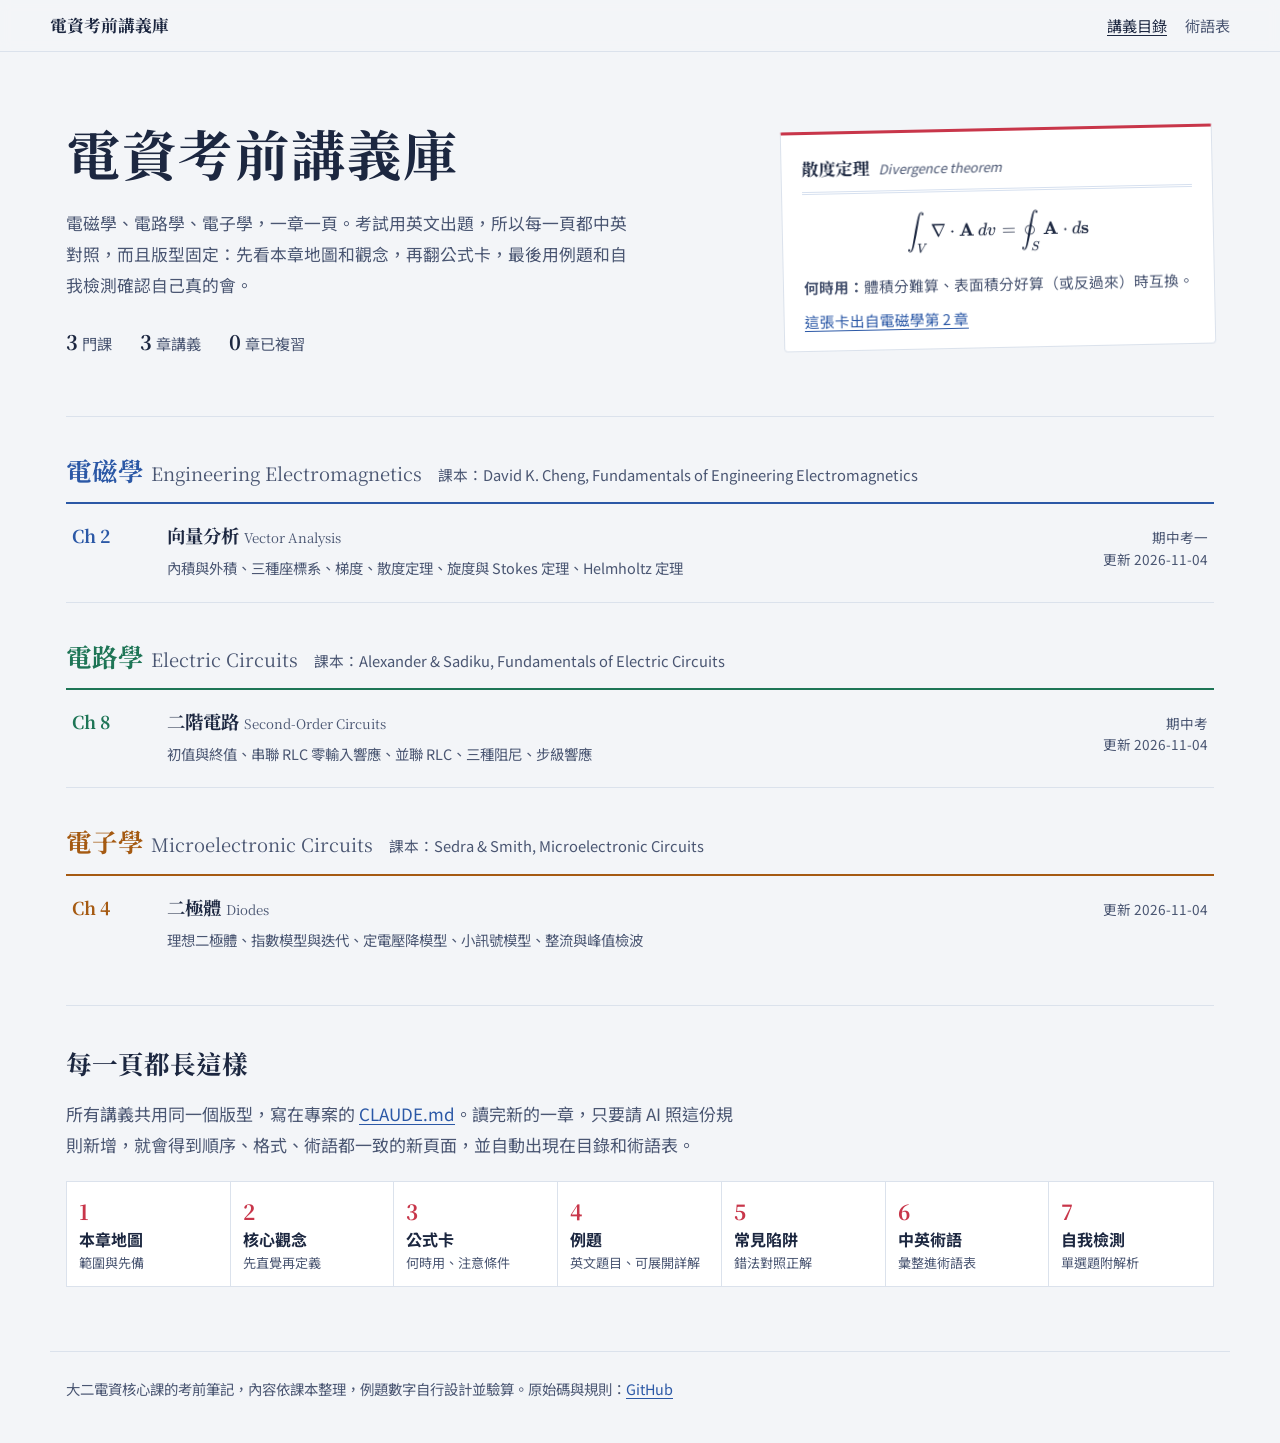
<file: index.html>
<!doctype html>
<html lang="zh-Hant">
<head>
<meta charset="utf-8">
<meta name="viewport" content="width=device-width, initial-scale=1">
<title>電資考前講義庫</title>
<meta name="description" content="電磁學、電路學、電子學的中英對照考前講義，一章一頁，版型固定。">
<link rel="preconnect" href="https://fonts.googleapis.com">
<link rel="preconnect" href="https://fonts.gstatic.com" crossorigin>
<link rel="stylesheet" href="https://fonts.googleapis.com/css2?family=Noto+Sans+TC:wght@400;700&family=Noto+Serif+TC:wght@700&display=swap">
<link rel="stylesheet" href="assets/vendor/katex/katex.min.css">
<link rel="icon" href="assets/favicon.svg" type="image/svg+xml">
<link rel="stylesheet" href="assets/style.css">
<script defer src="assets/vendor/katex/katex.min.js"></script>
<script defer src="assets/vendor/katex/auto-render.min.js"></script>
<script defer src="assets/catalog.js"></script>
<script defer src="assets/home.js"></script>
</head>
<body class="home course-em">
<a class="skip" href="#main">跳到內容</a>
<header class="site-bar">
  <a class="brand" href="index.html">電資考前講義庫</a>
  <nav aria-label="網站">
    <a href="index.html" aria-current="page">講義目錄</a>
    <a href="glossary.html">術語表</a>
  </nav>
</header>

<main id="main">
  <section class="hero">
    <div>
      <h1>電資考前講義庫</h1>
      <p>電磁學、電路學、電子學，一章一頁。考試用英文出題，所以每一頁都中英對照，而且版型固定：先看本章地圖和觀念，再翻公式卡，最後用例題和自我檢測確認自己真的會。</p>
      <ul class="stats" id="stats" aria-label="講義統計"></ul>
    </div>
    <figure class="hero-card" aria-label="公式卡範例">
      <figcaption>散度定理 <span class="en">Divergence theorem</span></figcaption>
      <div class="math">$$\int_V \nabla\cdot\mathbf{A}\,dv = \oint_S \mathbf{A}\cdot d\mathbf{s}$$</div>
      <p><b>何時用：</b>體積分難算、表面積分好算（或反過來）時互換。</p>
      <p><a href="courses/em/ch02-vector-analysis.html#f-divergence-theorem">這張卡出自電磁學第 2 章</a></p>
    </figure>
  </section>

  <div id="courses"></div>

  <section class="howto" aria-labelledby="howto-title">
    <h2 id="howto-title">每一頁都長這樣</h2>
    <p>所有講義共用同一個版型，寫在專案的 <a data-repo-link="/blob/main/CLAUDE.md" href="CLAUDE.md">CLAUDE.md</a>。讀完新的一章，只要請 AI 照這份規則新增，就會得到順序、格式、術語都一致的新頁面，並自動出現在目錄和術語表。</p>
    <ol class="layout-steps">
      <li><b>本章地圖</b><span>範圍與先備</span></li>
      <li><b>核心觀念</b><span>先直覺再定義</span></li>
      <li><b>公式卡</b><span>何時用、注意條件</span></li>
      <li><b>例題</b><span>英文題目、可展開詳解</span></li>
      <li><b>常見陷阱</b><span>錯法對照正解</span></li>
      <li><b>中英術語</b><span>彙整進術語表</span></li>
      <li><b>自我檢測</b><span>單選題附解析</span></li>
    </ol>
  </section>
</main>

<footer class="site-foot">
  大二電資核心課的考前筆記，內容依課本整理，例題數字自行設計並驗算。原始碼與規則：<a data-repo-link="" href="https://github.com/bonnie20070228-oss/eecs-exam-notes">GitHub</a>
</footer>
</body>
</html>
</file>
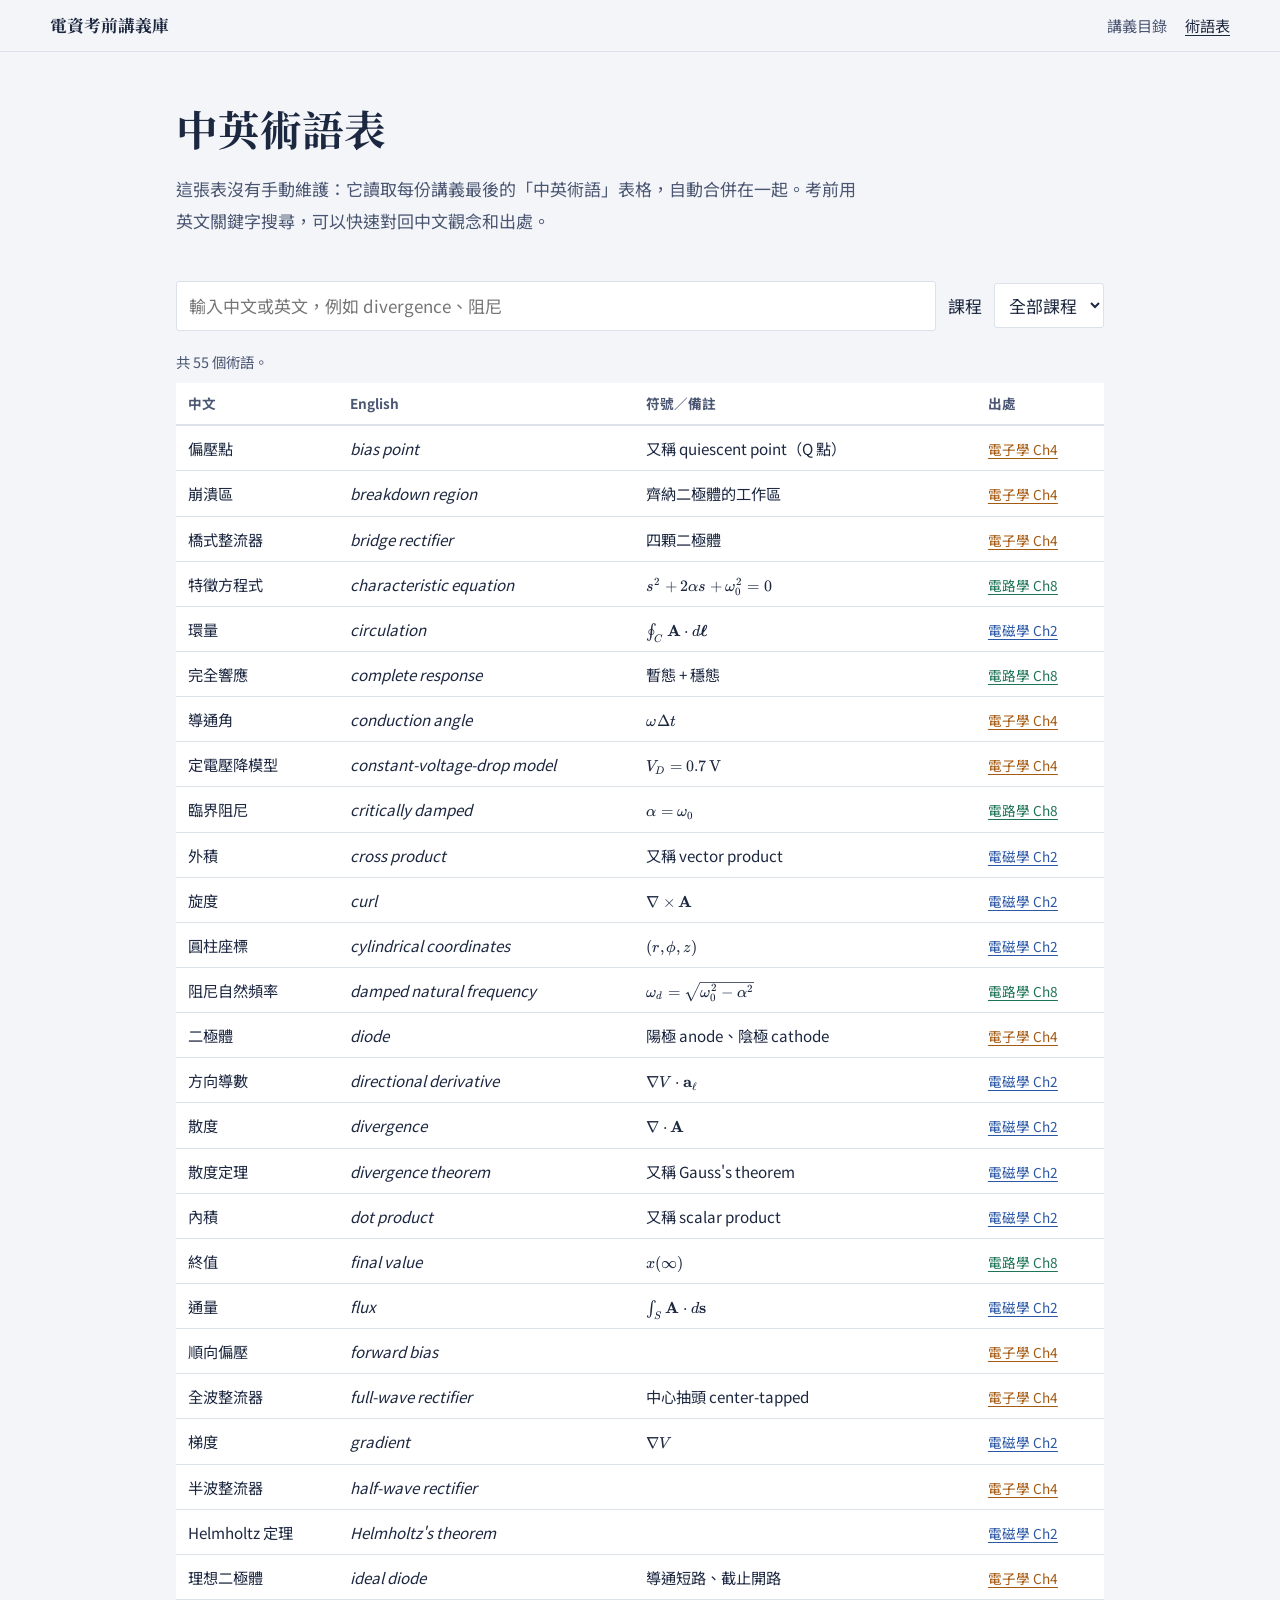
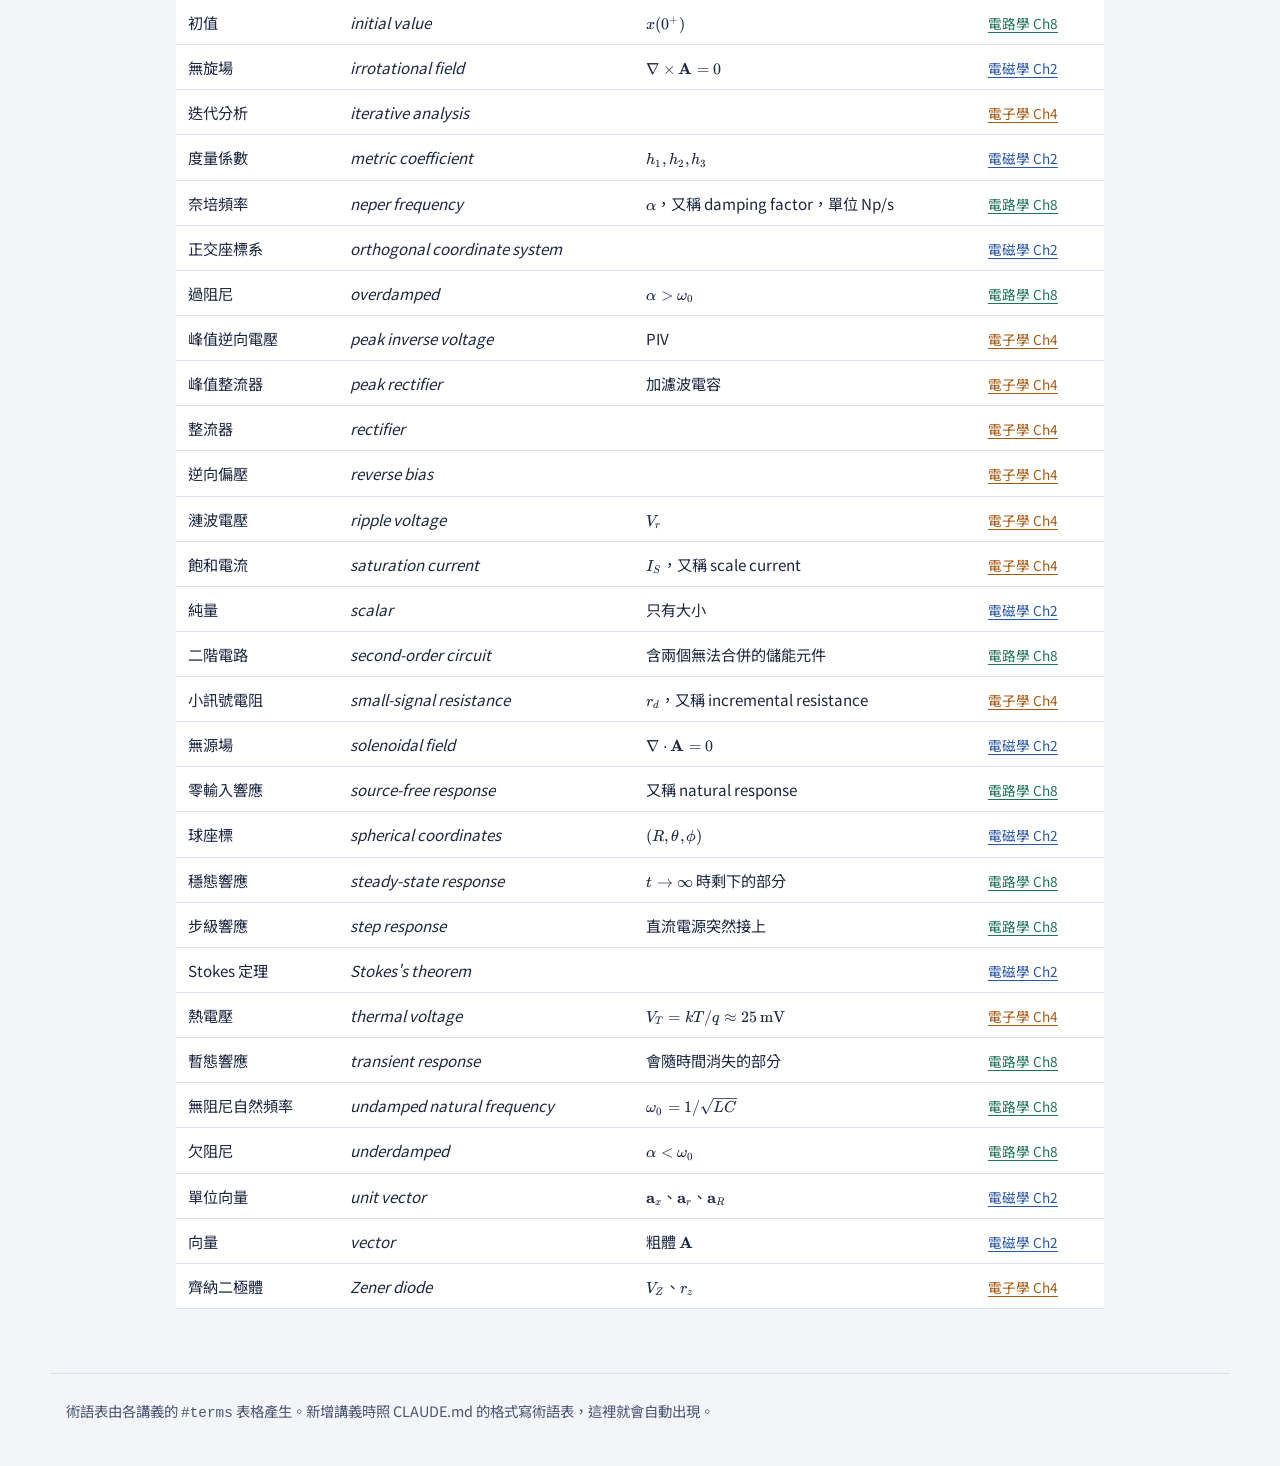
<file: glossary.html>
<!doctype html>
<html lang="zh-Hant">
<head>
<meta charset="utf-8">
<meta name="viewport" content="width=device-width, initial-scale=1">
<title>中英術語表 | 電資考前講義庫</title>
<meta name="description" content="從每份講義的中英術語表自動彙整而成，可搜尋中文或英文。">
<link rel="preconnect" href="https://fonts.googleapis.com">
<link rel="preconnect" href="https://fonts.gstatic.com" crossorigin>
<link rel="stylesheet" href="https://fonts.googleapis.com/css2?family=Noto+Sans+TC:wght@400;700&family=Noto+Serif+TC:wght@700&display=swap">
<link rel="stylesheet" href="assets/vendor/katex/katex.min.css">
<link rel="icon" href="assets/favicon.svg" type="image/svg+xml">
<link rel="stylesheet" href="assets/style.css">
<script defer src="assets/vendor/katex/katex.min.js"></script>
<script defer src="assets/vendor/katex/auto-render.min.js"></script>
<script defer src="assets/catalog.js"></script>
<script defer src="assets/glossary.js"></script>
</head>
<body class="glossary course-em">
<a class="skip" href="#main">跳到內容</a>
<header class="site-bar">
  <a class="brand" href="index.html">電資考前講義庫</a>
  <nav aria-label="網站">
    <a href="index.html">講義目錄</a>
    <a href="glossary.html" aria-current="page">術語表</a>
  </nav>
</header>

<main id="main">
  <header class="glossary-head">
    <h1>中英術語表</h1>
    <p>這張表沒有手動維護：它讀取每份講義最後的「中英術語」表格，自動合併在一起。考前用英文關鍵字搜尋，可以快速對回中文觀念和出處。</p>
  </header>

  <div class="filters">
    <label for="q" class="visually-hidden">搜尋術語</label>
    <input id="q" type="search" placeholder="輸入中文或英文，例如 divergence、阻尼" autocomplete="off">
    <label for="course">課程</label>
    <select id="course"><option value="">全部課程</option></select>
  </div>
  <p class="term-count" id="count" aria-live="polite">讀取講義中……</p>
  <div class="table-wrap">
    <table class="terms" id="glossary-table">
      <thead><tr><th>中文</th><th>English</th><th>符號／備註</th><th>出處</th></tr></thead>
      <tbody></tbody>
    </table>
  </div>
</main>

<footer class="site-foot">
  術語表由各講義的 <code>#terms</code> 表格產生。新增講義時照 CLAUDE.md 的格式寫術語表，這裡就會自動出現。
</footer>
</body>
</html>
</file>
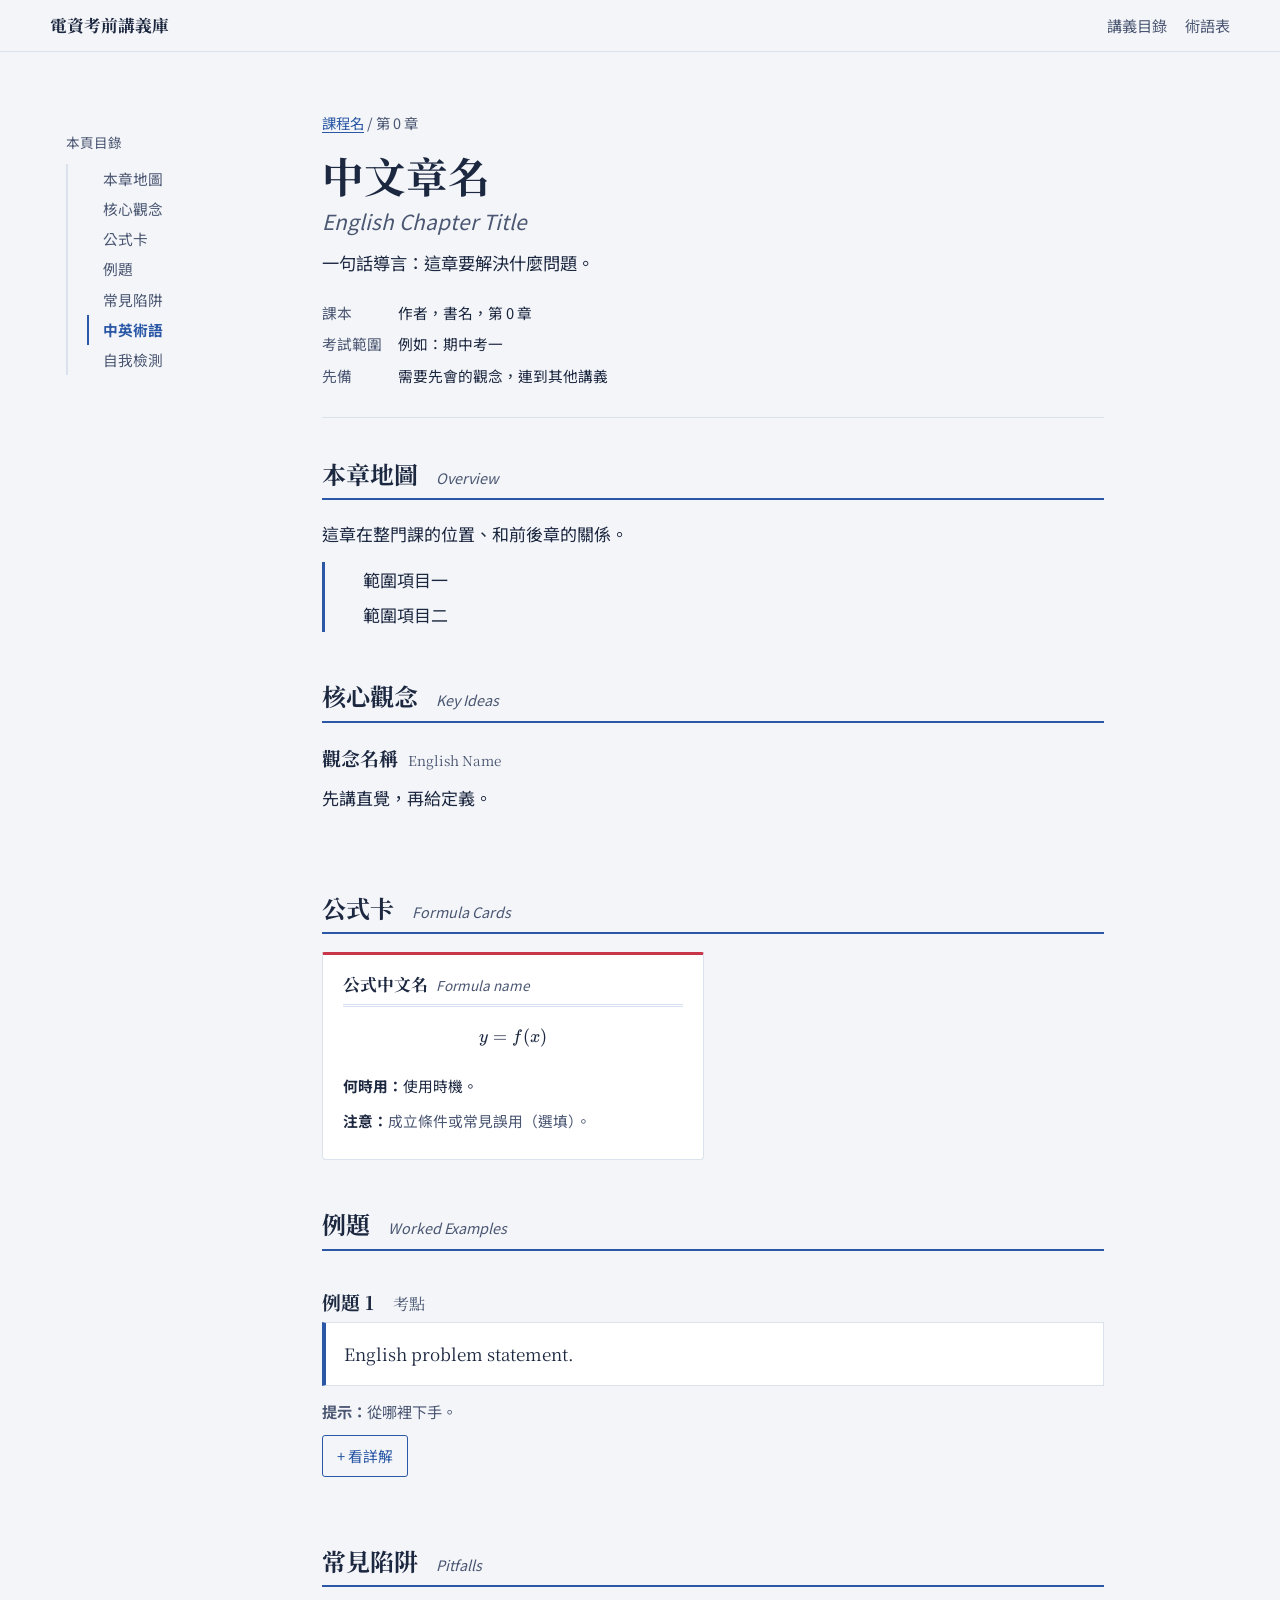
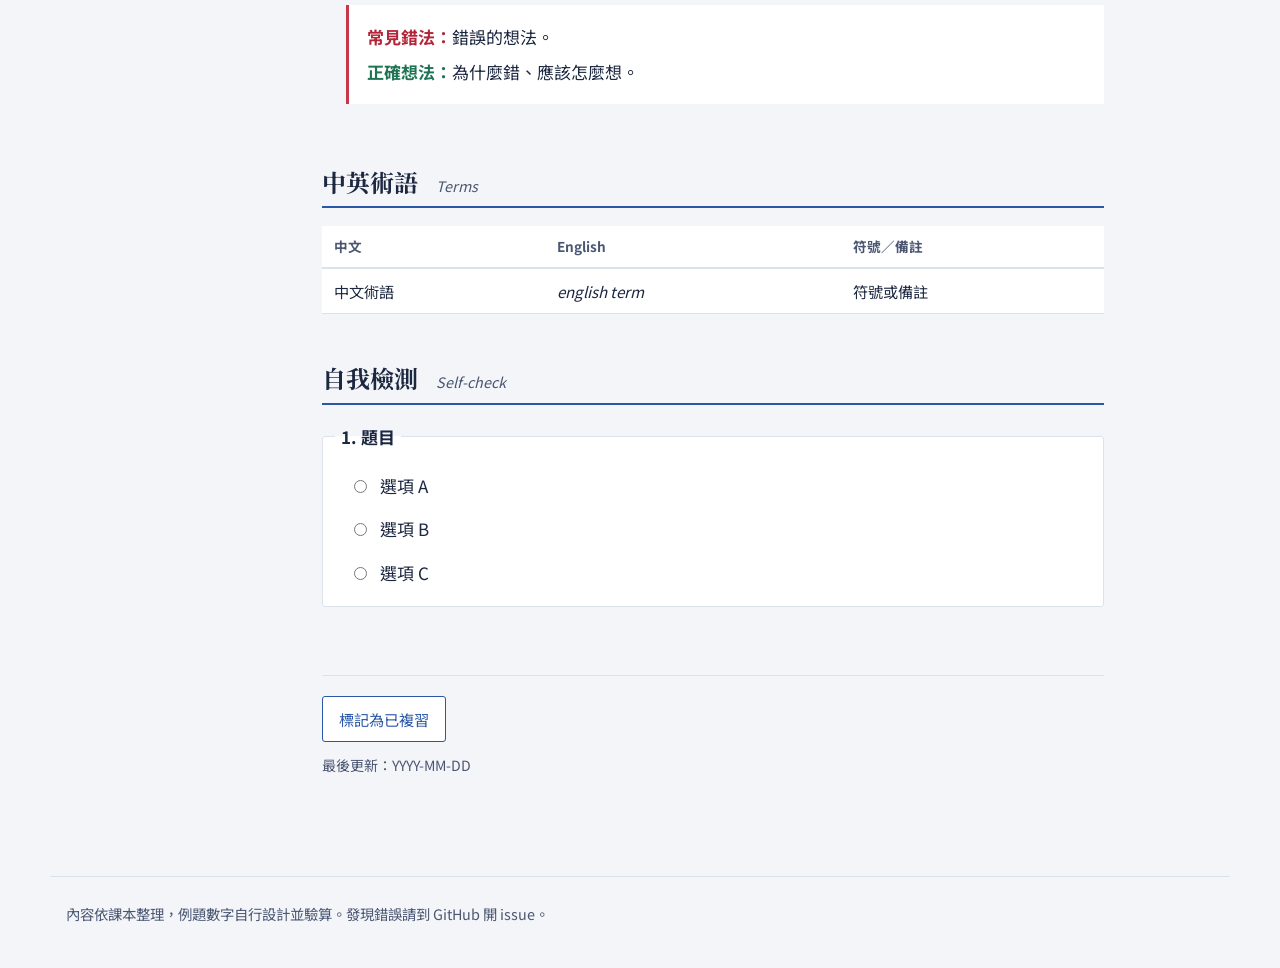
<file: templates/chapter.html>
<!doctype html>
<html lang="zh-Hant">
<head>
<meta charset="utf-8">
<meta name="viewport" content="width=device-width, initial-scale=1">
<!-- 格式：Ch<章號> <中文章名> | <課程中文名> | 電資考前講義庫 -->
<title>Ch0 章名 | 課程名 | 電資考前講義庫</title>
<meta name="description" content="一句話說明這章講什麼。">
<!-- 這五個 meta 由 tools/check-notes.mjs 檢查，必須和 catalog.js 一致 -->
<meta name="note-id" content="course-ch00">
<meta name="course" content="course">
<meta name="chapter" content="0">
<meta name="textbook" content="作者, 書名, Ch0 英文章名">
<meta name="updated" content="YYYY-MM-DD">
<link rel="preconnect" href="https://fonts.googleapis.com">
<link rel="preconnect" href="https://fonts.gstatic.com" crossorigin>
<link rel="stylesheet" href="https://fonts.googleapis.com/css2?family=Noto+Sans+TC:wght@400;700&family=Noto+Serif+TC:wght@700&display=swap">
<link rel="stylesheet" href="../../assets/vendor/katex/katex.min.css">
<link rel="icon" href="../../assets/favicon.svg" type="image/svg+xml">
<link rel="stylesheet" href="../../assets/style.css">
<script defer src="../../assets/vendor/katex/katex.min.js"></script>
<script defer src="../../assets/vendor/katex/auto-render.min.js"></script>
<script defer src="../../assets/catalog.js"></script>
<script defer src="../../assets/notes.js"></script>
</head>
<body class="note" data-course="course">
<a class="skip" href="#main">跳到內容</a>
<header class="site-bar">
  <a class="brand" href="../../index.html">電資考前講義庫</a>
  <nav aria-label="網站">
    <a href="../../index.html">講義目錄</a>
    <a href="../../glossary.html">術語表</a>
  </nav>
</header>

<div class="note-layout">
<nav class="toc" aria-label="本頁目錄"></nav>
<main id="main">

<header class="note-head">
  <p class="crumb"><a href="../../index.html#course">課程名</a> / 第 0 章</p>
  <h1>中文章名 <span class="en">English Chapter Title</span></h1>
  <p class="lede">一句話導言：這章要解決什麼問題。</p>
  <dl class="note-meta">
    <dt>課本</dt><dd>作者，書名，第 0 章</dd>
    <dt>考試範圍</dt><dd>例如：期中考一</dd>
    <dt>先備</dt><dd>需要先會的觀念，連到其他講義</dd>
  </dl>
</header>

<section id="overview">
  <h2>本章地圖 <span class="en">Overview</span></h2>
  <p>這章在整門課的位置、和前後章的關係。</p>
  <ul class="scope">
    <li>範圍項目一</li>
    <li>範圍項目二</li>
  </ul>
</section>

<section id="concepts">
  <h2>核心觀念 <span class="en">Key Ideas</span></h2>
  <!-- 3～6 個 article.concept，id 用 c-<英文關鍵字> -->
  <article class="concept" id="c-keyword">
    <h3>觀念名稱 <span class="en">English Name</span></h3>
    <p>先講直覺，再給定義。</p>
  </article>
</section>

<section id="formulas">
  <h2>公式卡 <span class="en">Formula Cards</span></h2>
  <!-- 4～10 張 figure.formula，id 用 f-<英文關鍵字>；需要比較寬的卡片時加 class="formula wide" -->
  <div class="cards">
    <figure class="formula" id="f-keyword">
      <figcaption><span class="zh">公式中文名</span> <span class="en">Formula name</span></figcaption>
      <div class="math">$$y = f(x)$$</div>
      <p class="use"><b>何時用：</b>使用時機。</p>
      <p class="note"><b>注意：</b>成立條件或常見誤用（選填）。</p>
    </figure>
  </div>
</section>

<section id="examples">
  <h2>例題 <span class="en">Worked Examples</span></h2>
  <!-- 3～5 題，id 依序 ex-1、ex-2。題目用英文、數字自己設計、答案要驗算並附單位 -->
  <article class="example" id="ex-1">
    <h3>例題 1　<span class="topic">考點</span></h3>
    <div class="problem" lang="en">
      <p>English problem statement.</p>
    </div>
    <p class="hint"><b>提示：</b>從哪裡下手。</p>
    <details class="solution">
      <summary>看詳解</summary>
      <ol class="steps">
        <li>步驟一，寫出代入的數字。</li>
      </ol>
      <p class="answer"><b>答：</b>數值與單位</p>
    </details>
  </article>
</section>

<section id="pitfalls">
  <h2>常見陷阱 <span class="en">Pitfalls</span></h2>
  <ul class="pitfalls">
    <li class="pitfall">
      <p class="wrong"><b>常見錯法：</b>錯誤的想法。</p>
      <p class="right"><b>正確想法：</b>為什麼錯、應該怎麼想。</p>
    </li>
  </ul>
</section>

<section id="terms">
  <h2>中英術語 <span class="en">Terms</span></h2>
  <!-- 至少 8 列；欄位順序不能改，glossary.html 依此讀取 -->
  <div class="table-wrap">
    <table class="terms">
      <thead><tr><th>中文</th><th>English</th><th>符號／備註</th></tr></thead>
      <tbody>
        <tr><td>中文術語</td><td>english term</td><td>符號或備註</td></tr>
      </tbody>
    </table>
  </div>
</section>

<section id="quiz">
  <h2>自我檢測 <span class="en">Self-check</span></h2>
  <!-- 3～5 題單選；data-answer 填正確選項的 value，答案位置要分散 -->
  <div class="quiz">
    <fieldset class="q" data-answer="a">
      <legend>1. 題目</legend>
      <label><input type="radio" name="q1" value="a"> 選項 A</label>
      <label><input type="radio" name="q1" value="b"> 選項 B</label>
      <label><input type="radio" name="q1" value="c"> 選項 C</label>
      <p class="explain">解析：為什麼是 A，其他選項錯在哪。</p>
    </fieldset>
  </div>
</section>

<!-- 頁尾由 notes.js 自動產生，保持空白 -->
<footer class="note-foot"></footer>
</main>
</div>

<footer class="site-foot">
  內容依課本整理，例題數字自行設計並驗算。發現錯誤請到 GitHub 開 issue。
</footer>
</body>
</html>
</file>
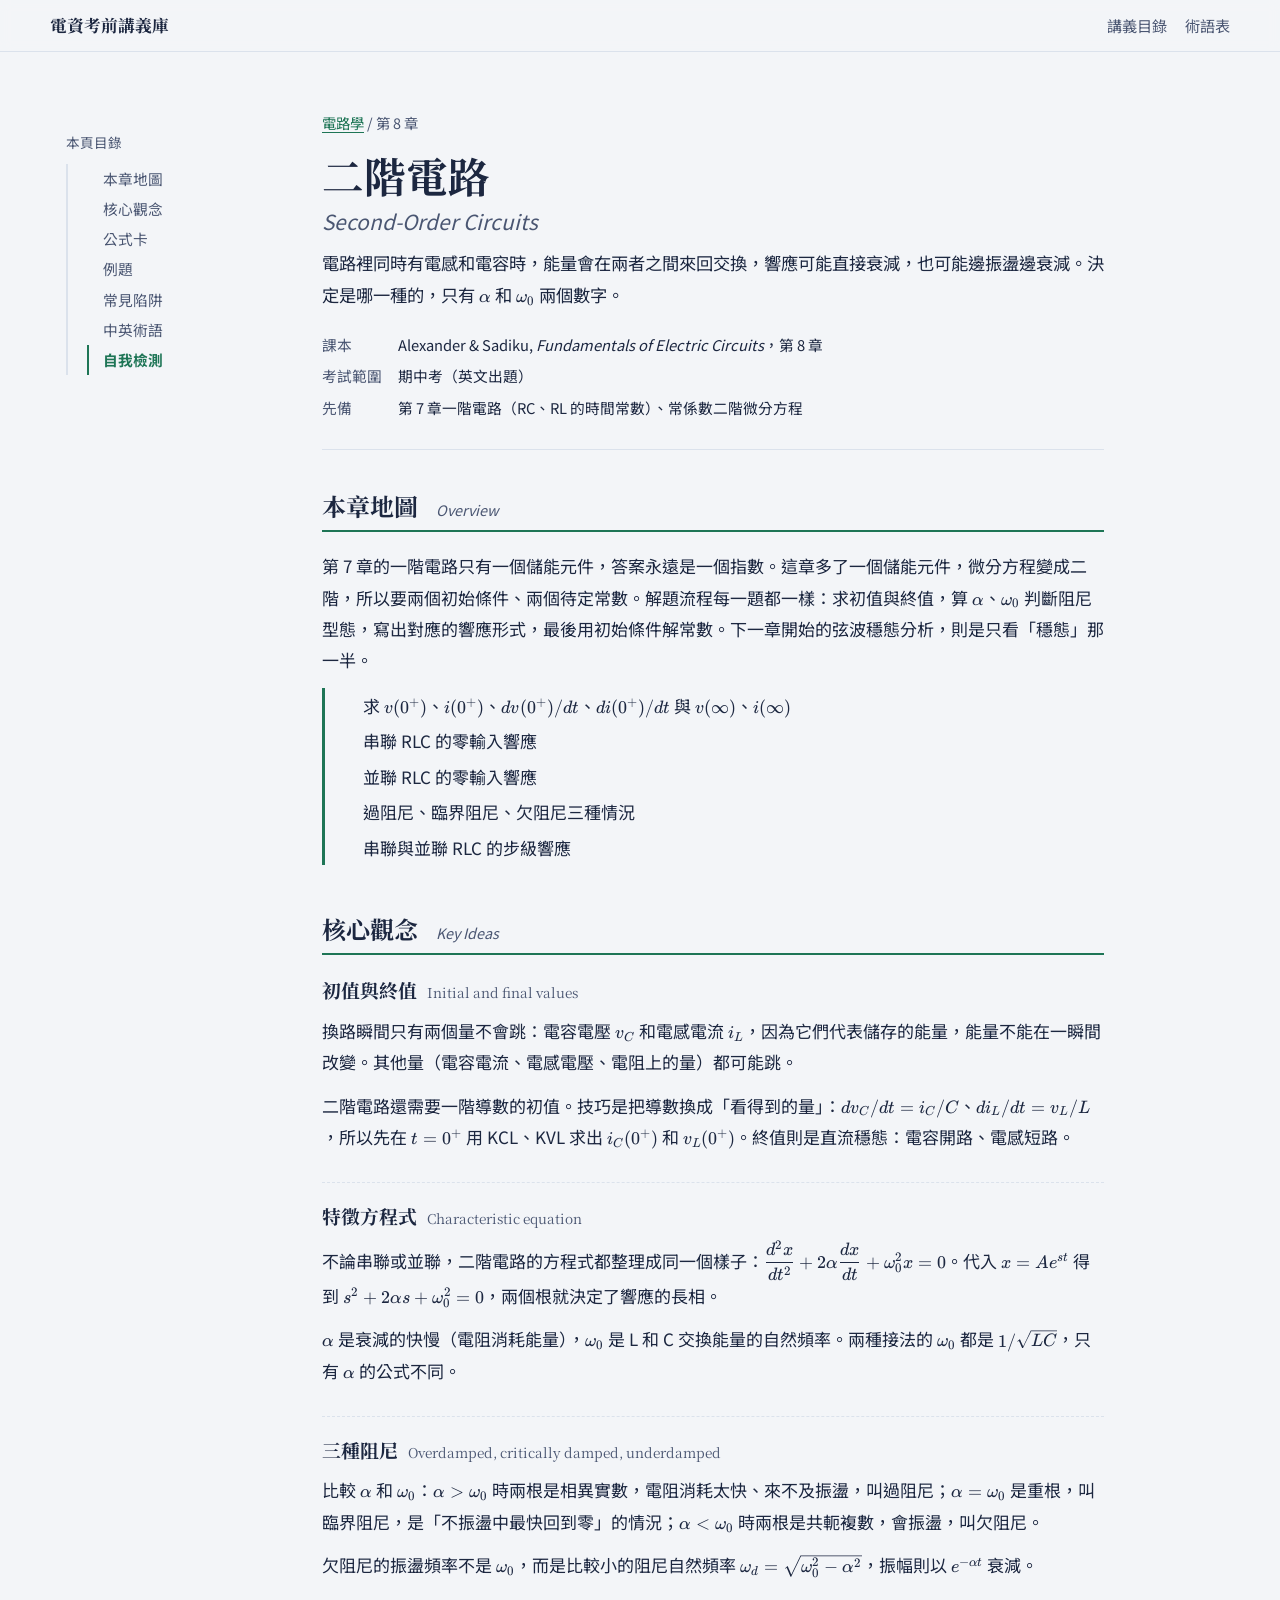
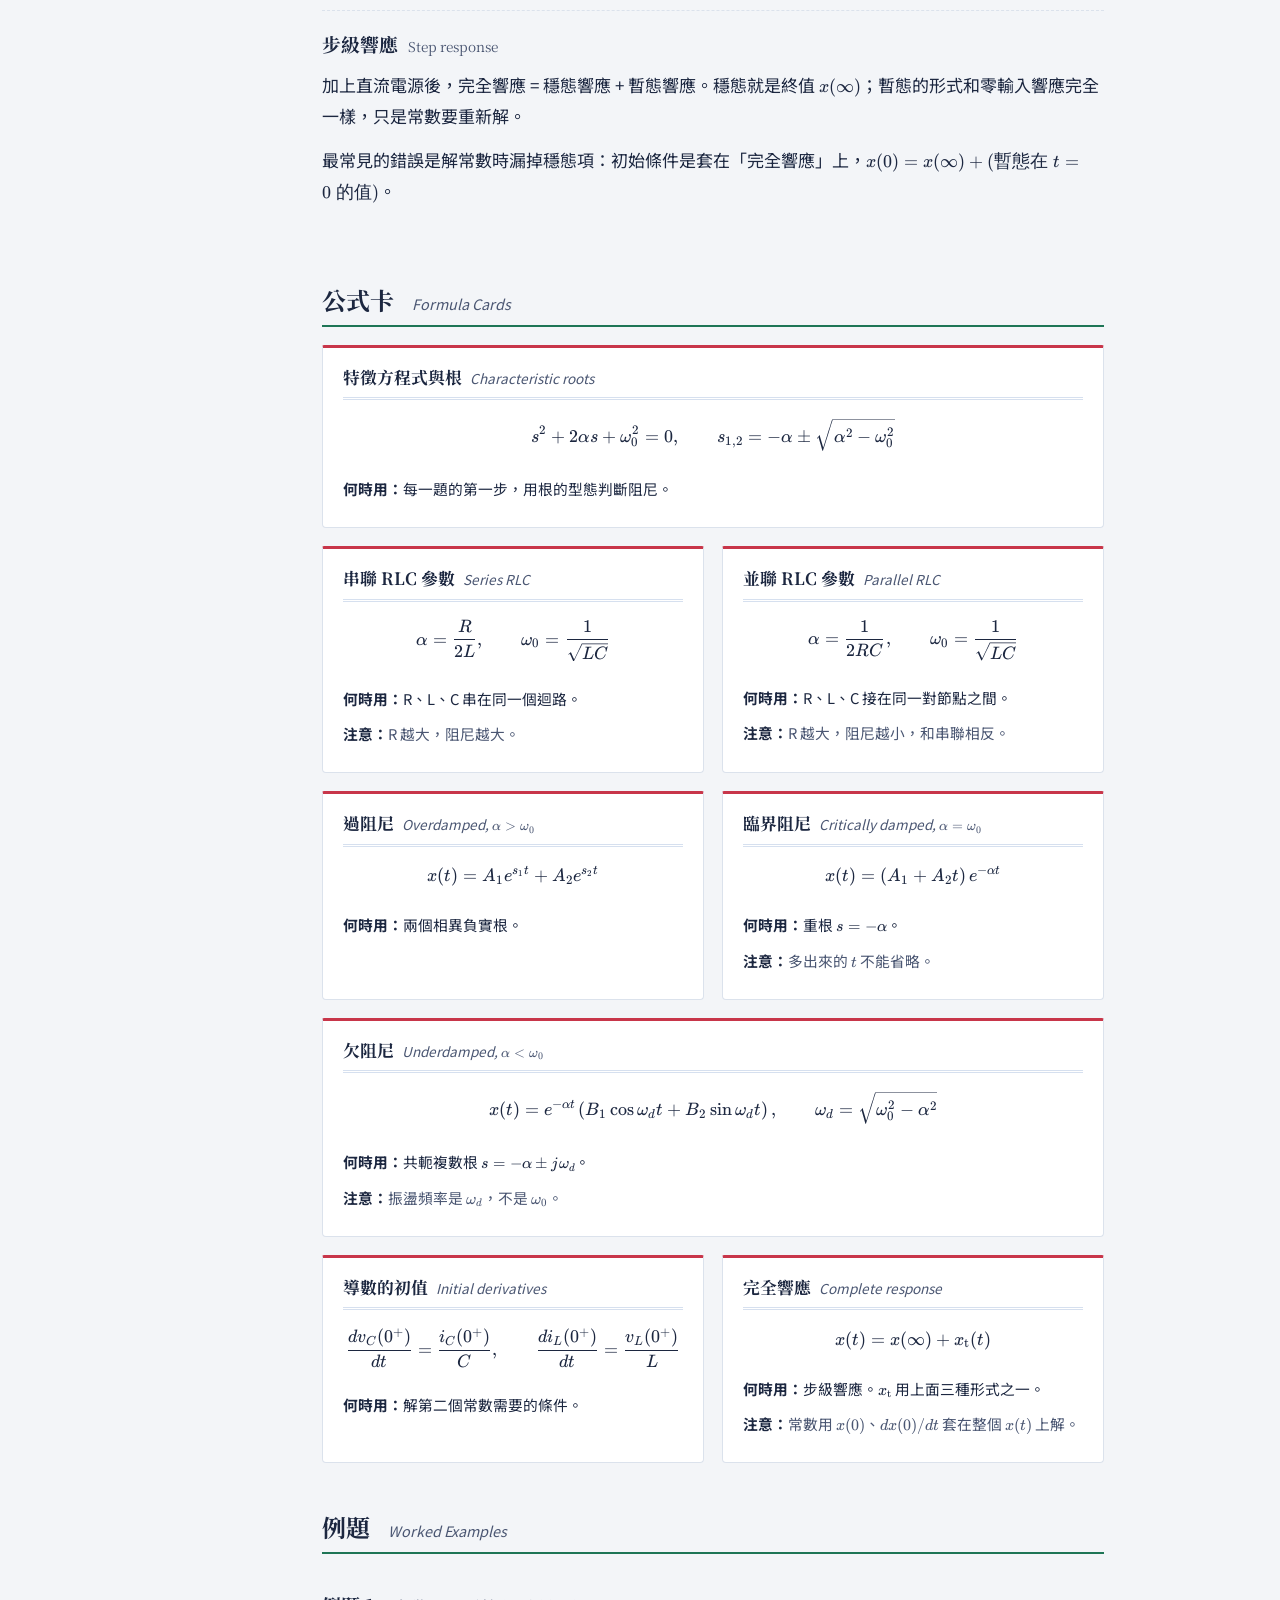
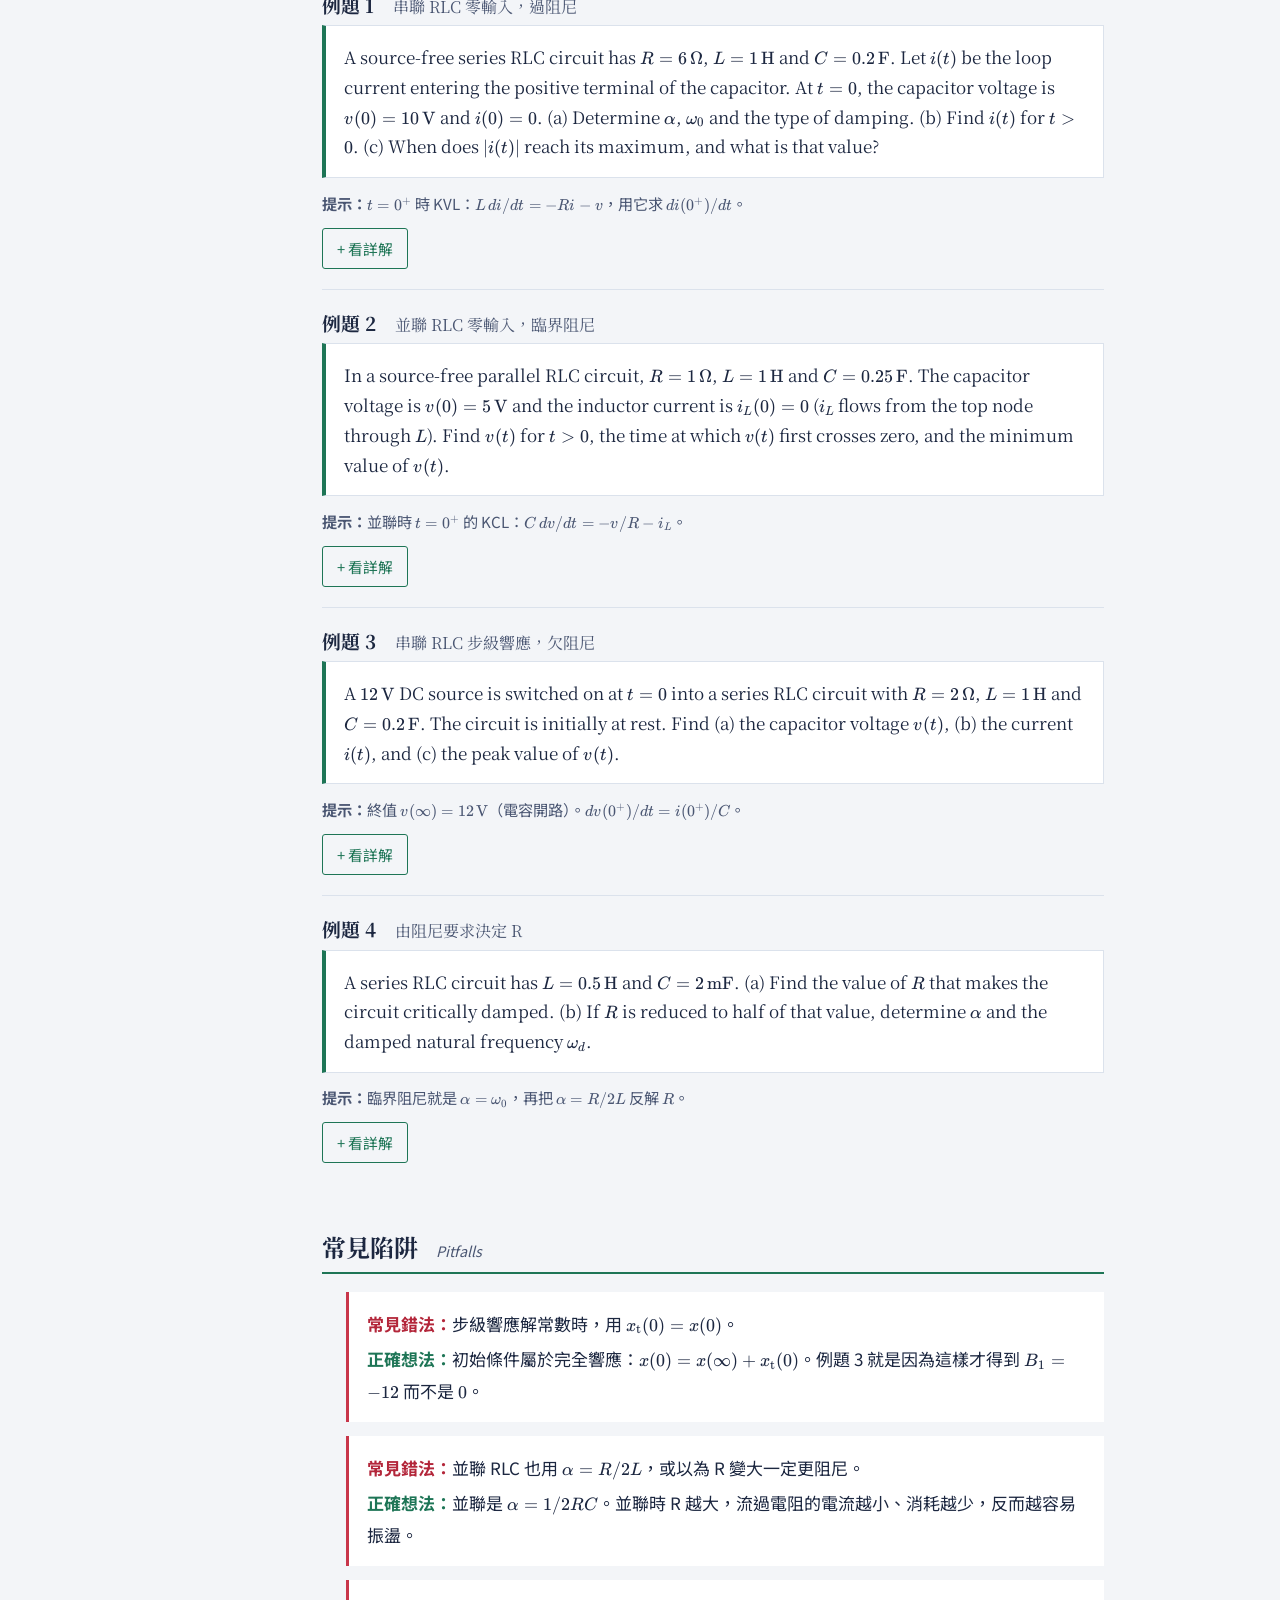
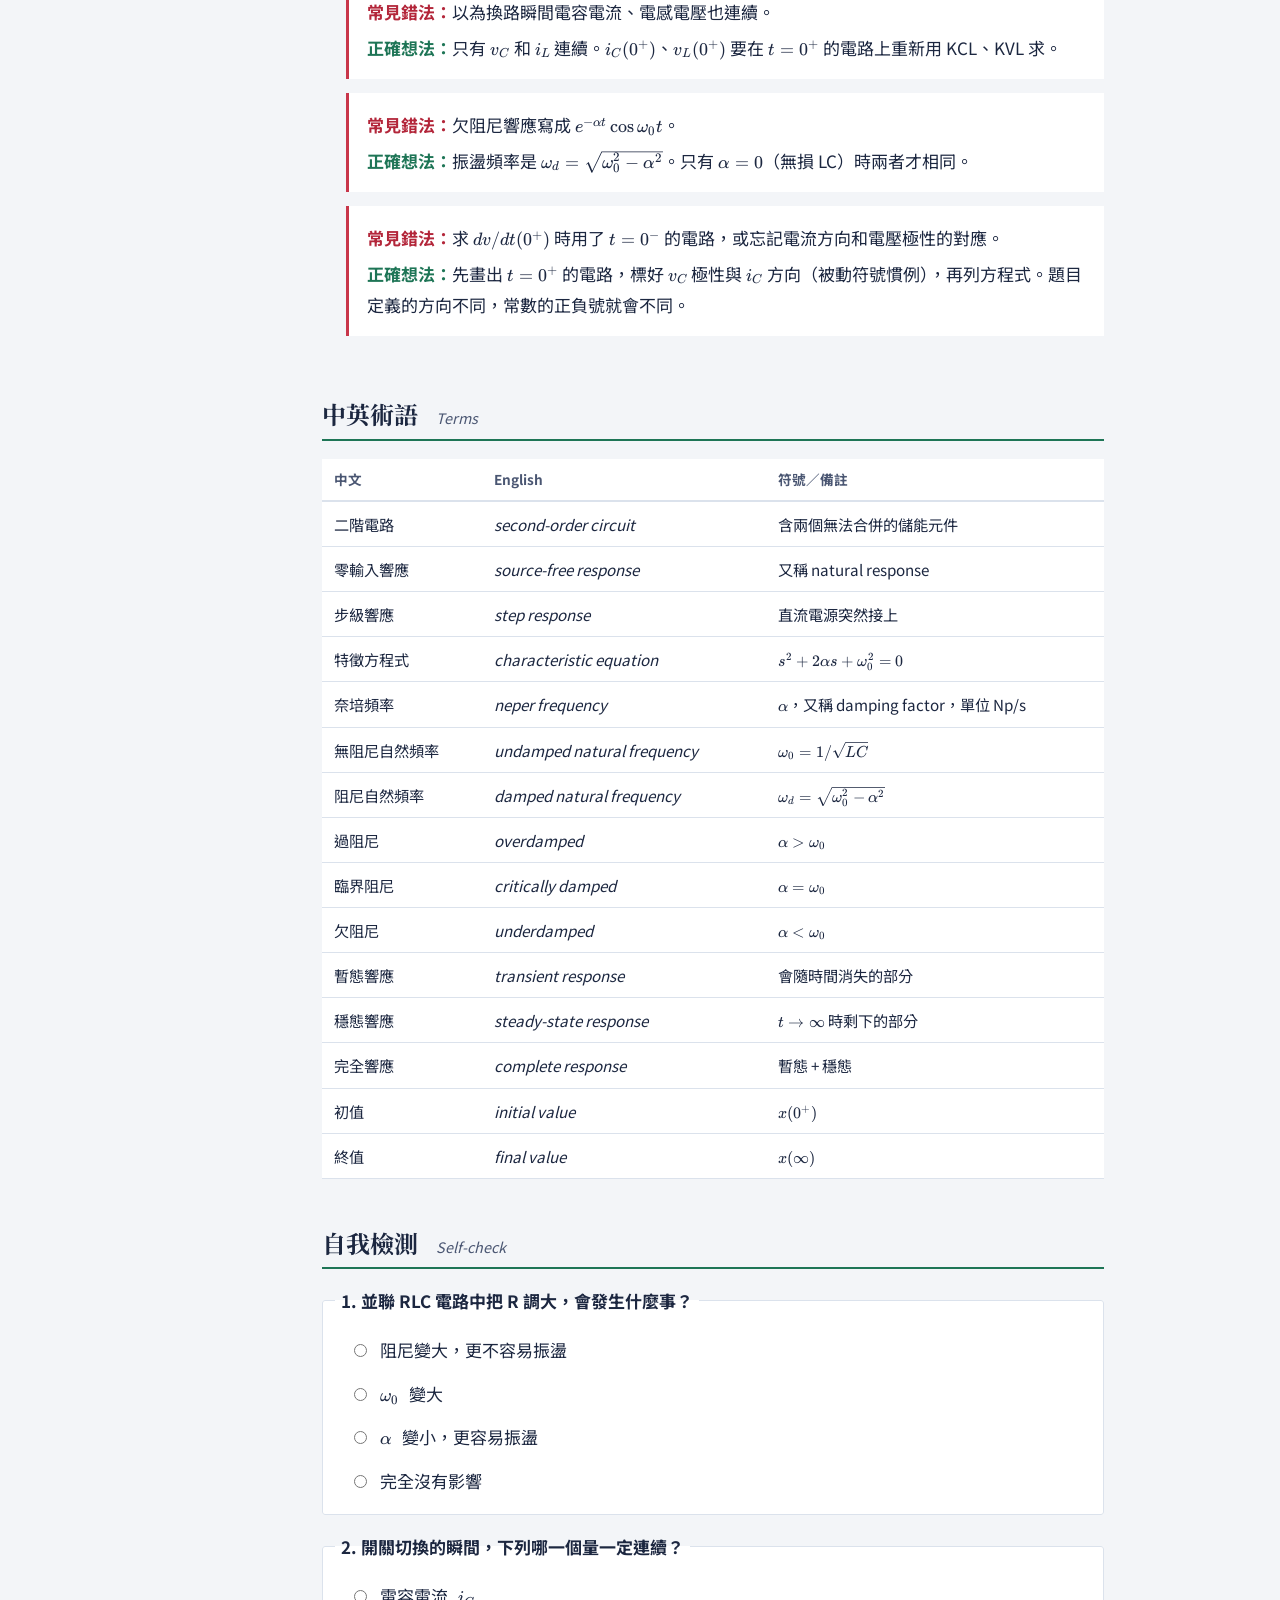
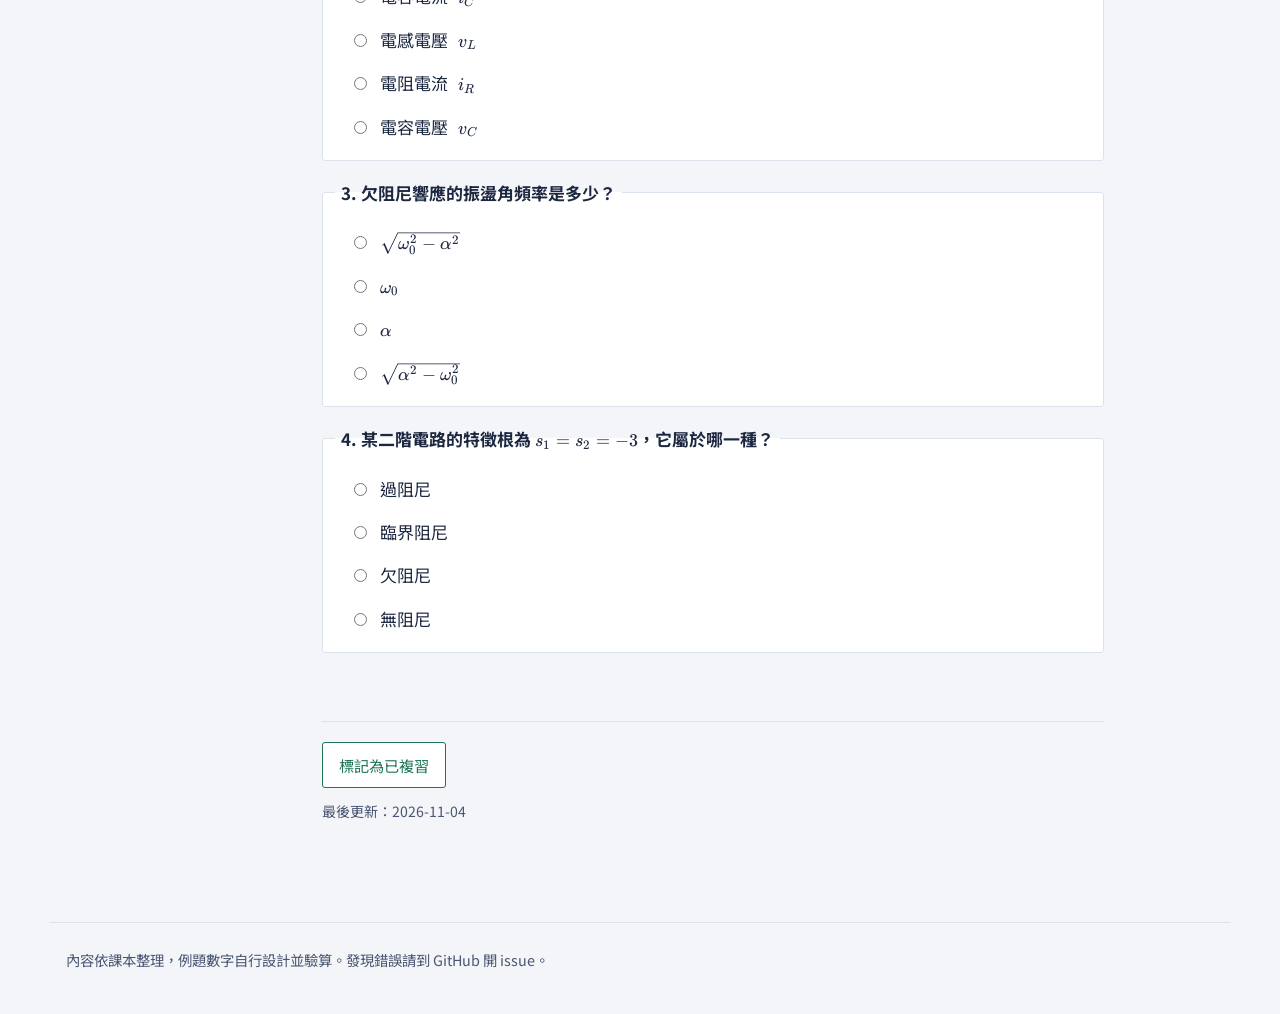
<file: courses/circuits/ch08-second-order-circuits.html>
<!doctype html>
<html lang="zh-Hant">
<head>
<meta charset="utf-8">
<meta name="viewport" content="width=device-width, initial-scale=1">
<title>Ch8 二階電路 | 電路學 | 電資考前講義庫</title>
<meta name="description" content="電路學第 8 章二階電路考前講義：初值與終值、串聯與並聯 RLC、三種阻尼、步級響應，中英對照。">
<meta name="note-id" content="circuits-ch08">
<meta name="course" content="circuits">
<meta name="chapter" content="8">
<meta name="textbook" content="Alexander &amp; Sadiku, Fundamentals of Electric Circuits, Ch8 Second-Order Circuits">
<meta name="updated" content="2026-11-04">
<link rel="preconnect" href="https://fonts.googleapis.com">
<link rel="preconnect" href="https://fonts.gstatic.com" crossorigin>
<link rel="stylesheet" href="https://fonts.googleapis.com/css2?family=Noto+Sans+TC:wght@400;700&family=Noto+Serif+TC:wght@700&display=swap">
<link rel="stylesheet" href="../../assets/vendor/katex/katex.min.css">
<link rel="icon" href="../../assets/favicon.svg" type="image/svg+xml">
<link rel="stylesheet" href="../../assets/style.css">
<script defer src="../../assets/vendor/katex/katex.min.js"></script>
<script defer src="../../assets/vendor/katex/auto-render.min.js"></script>
<script defer src="../../assets/catalog.js"></script>
<script defer src="../../assets/notes.js"></script>
</head>
<body class="note" data-course="circuits">
<a class="skip" href="#main">跳到內容</a>
<header class="site-bar">
  <a class="brand" href="../../index.html">電資考前講義庫</a>
  <nav aria-label="網站">
    <a href="../../index.html">講義目錄</a>
    <a href="../../glossary.html">術語表</a>
  </nav>
</header>

<div class="note-layout">
<nav class="toc" aria-label="本頁目錄"></nav>
<main id="main">

<header class="note-head">
  <p class="crumb"><a href="../../index.html#circuits">電路學</a> / 第 8 章</p>
  <h1>二階電路 <span class="en">Second-Order Circuits</span></h1>
  <p class="lede">電路裡同時有電感和電容時，能量會在兩者之間來回交換，響應可能直接衰減，也可能邊振盪邊衰減。決定是哪一種的，只有 $\alpha$ 和 $\omega_0$ 兩個數字。</p>
  <dl class="note-meta">
    <dt>課本</dt><dd>Alexander &amp; Sadiku, <i>Fundamentals of Electric Circuits</i>，第 8 章</dd>
    <dt>考試範圍</dt><dd>期中考（英文出題）</dd>
    <dt>先備</dt><dd>第 7 章一階電路（RC、RL 的時間常數）、常係數二階微分方程</dd>
  </dl>
</header>

<section id="overview">
  <h2>本章地圖 <span class="en">Overview</span></h2>
  <p>第 7 章的一階電路只有一個儲能元件，答案永遠是一個指數。這章多了一個儲能元件，微分方程變成二階，所以要兩個初始條件、兩個待定常數。解題流程每一題都一樣：求初值與終值，算 $\alpha$、$\omega_0$ 判斷阻尼型態，寫出對應的響應形式，最後用初始條件解常數。下一章開始的弦波穩態分析，則是只看「穩態」那一半。</p>
  <ul class="scope">
    <li>求 $v(0^+)$、$i(0^+)$、$dv(0^+)/dt$、$di(0^+)/dt$ 與 $v(\infty)$、$i(\infty)$</li>
    <li>串聯 RLC 的零輸入響應</li>
    <li>並聯 RLC 的零輸入響應</li>
    <li>過阻尼、臨界阻尼、欠阻尼三種情況</li>
    <li>串聯與並聯 RLC 的步級響應</li>
  </ul>
</section>

<section id="concepts">
  <h2>核心觀念 <span class="en">Key Ideas</span></h2>

  <article class="concept" id="c-initial-final">
    <h3>初值與終值 <span class="en">Initial and final values</span></h3>
    <p>換路瞬間只有兩個量不會跳：電容電壓 $v_C$ 和電感電流 $i_L$，因為它們代表儲存的能量，能量不能在一瞬間改變。其他量（電容電流、電感電壓、電阻上的量）都可能跳。</p>
    <p>二階電路還需要一階導數的初值。技巧是把導數換成「看得到的量」：$dv_C/dt = i_C/C$、$di_L/dt = v_L/L$，所以先在 $t = 0^+$ 用 KCL、KVL 求出 $i_C(0^+)$ 和 $v_L(0^+)$。終值則是直流穩態：電容開路、電感短路。</p>
  </article>

  <article class="concept" id="c-characteristic">
    <h3>特徵方程式 <span class="en">Characteristic equation</span></h3>
    <p>不論串聯或並聯，二階電路的方程式都整理成同一個樣子：$\dfrac{d^2x}{dt^2} + 2\alpha\dfrac{dx}{dt} + \omega_0^2 x = 0$。代入 $x = Ae^{st}$ 得到 $s^2 + 2\alpha s + \omega_0^2 = 0$，兩個根就決定了響應的長相。</p>
    <p>$\alpha$ 是衰減的快慢（電阻消耗能量），$\omega_0$ 是 L 和 C 交換能量的自然頻率。兩種接法的 $\omega_0$ 都是 $1/\sqrt{LC}$，只有 $\alpha$ 的公式不同。</p>
  </article>

  <article class="concept" id="c-damping">
    <h3>三種阻尼 <span class="en">Overdamped, critically damped, underdamped</span></h3>
    <p>比較 $\alpha$ 和 $\omega_0$：$\alpha &gt; \omega_0$ 時兩根是相異實數，電阻消耗太快、來不及振盪，叫過阻尼；$\alpha = \omega_0$ 是重根，叫臨界阻尼，是「不振盪中最快回到零」的情況；$\alpha &lt; \omega_0$ 時兩根是共軛複數，會振盪，叫欠阻尼。</p>
    <p>欠阻尼的振盪頻率不是 $\omega_0$，而是比較小的阻尼自然頻率 $\omega_d = \sqrt{\omega_0^2 - \alpha^2}$，振幅則以 $e^{-\alpha t}$ 衰減。</p>
  </article>

  <article class="concept" id="c-step">
    <h3>步級響應 <span class="en">Step response</span></h3>
    <p>加上直流電源後，完全響應 = 穩態響應 + 暫態響應。穩態就是終值 $x(\infty)$；暫態的形式和零輸入響應完全一樣，只是常數要重新解。</p>
    <p>最常見的錯誤是解常數時漏掉穩態項：初始條件是套在「完全響應」上，$x(0) = x(\infty) + (\text{暫態在 } t=0 \text{ 的值})$。</p>
  </article>
</section>

<section id="formulas">
  <h2>公式卡 <span class="en">Formula Cards</span></h2>
  <div class="cards">
    <figure class="formula wide" id="f-characteristic">
      <figcaption><span class="zh">特徵方程式與根</span> <span class="en">Characteristic roots</span></figcaption>
      <div class="math">$$s^2 + 2\alpha s + \omega_0^2 = 0, \qquad s_{1,2} = -\alpha \pm \sqrt{\alpha^2 - \omega_0^2}$$</div>
      <p class="use"><b>何時用：</b>每一題的第一步，用根的型態判斷阻尼。</p>
    </figure>

    <figure class="formula" id="f-series-rlc">
      <figcaption><span class="zh">串聯 RLC 參數</span> <span class="en">Series RLC</span></figcaption>
      <div class="math">$$\alpha = \frac{R}{2L}, \qquad \omega_0 = \frac{1}{\sqrt{LC}}$$</div>
      <p class="use"><b>何時用：</b>R、L、C 串在同一個迴路。</p>
      <p class="note"><b>注意：</b>R 越大，阻尼越大。</p>
    </figure>

    <figure class="formula" id="f-parallel-rlc">
      <figcaption><span class="zh">並聯 RLC 參數</span> <span class="en">Parallel RLC</span></figcaption>
      <div class="math">$$\alpha = \frac{1}{2RC}, \qquad \omega_0 = \frac{1}{\sqrt{LC}}$$</div>
      <p class="use"><b>何時用：</b>R、L、C 接在同一對節點之間。</p>
      <p class="note"><b>注意：</b>R 越大，阻尼越小，和串聯相反。</p>
    </figure>

    <figure class="formula" id="f-overdamped">
      <figcaption><span class="zh">過阻尼</span> <span class="en">Overdamped, $\alpha &gt; \omega_0$</span></figcaption>
      <div class="math">$$x(t) = A_1e^{s_1t} + A_2e^{s_2t}$$</div>
      <p class="use"><b>何時用：</b>兩個相異負實根。</p>
    </figure>

    <figure class="formula" id="f-critically-damped">
      <figcaption><span class="zh">臨界阻尼</span> <span class="en">Critically damped, $\alpha = \omega_0$</span></figcaption>
      <div class="math">$$x(t) = (A_1 + A_2t)\,e^{-\alpha t}$$</div>
      <p class="use"><b>何時用：</b>重根 $s = -\alpha$。</p>
      <p class="note"><b>注意：</b>多出來的 $t$ 不能省略。</p>
    </figure>

    <figure class="formula wide" id="f-underdamped">
      <figcaption><span class="zh">欠阻尼</span> <span class="en">Underdamped, $\alpha &lt; \omega_0$</span></figcaption>
      <div class="math">$$x(t) = e^{-\alpha t}\left(B_1\cos\omega_d t + B_2\sin\omega_d t\right), \qquad \omega_d = \sqrt{\omega_0^2 - \alpha^2}$$</div>
      <p class="use"><b>何時用：</b>共軛複數根 $s = -\alpha \pm j\omega_d$。</p>
      <p class="note"><b>注意：</b>振盪頻率是 $\omega_d$，不是 $\omega_0$。</p>
    </figure>

    <figure class="formula" id="f-initial-derivative">
      <figcaption><span class="zh">導數的初值</span> <span class="en">Initial derivatives</span></figcaption>
      <div class="math">$$\frac{dv_C(0^+)}{dt} = \frac{i_C(0^+)}{C}, \qquad \frac{di_L(0^+)}{dt} = \frac{v_L(0^+)}{L}$$</div>
      <p class="use"><b>何時用：</b>解第二個常數需要的條件。</p>
    </figure>

    <figure class="formula" id="f-complete-response">
      <figcaption><span class="zh">完全響應</span> <span class="en">Complete response</span></figcaption>
      <div class="math">$$x(t) = x(\infty) + x_{\text{t}}(t)$$</div>
      <p class="use"><b>何時用：</b>步級響應。$x_{\text{t}}$ 用上面三種形式之一。</p>
      <p class="note"><b>注意：</b>常數用 $x(0)$、$dx(0)/dt$ 套在整個 $x(t)$ 上解。</p>
    </figure>
  </div>
</section>

<section id="examples">
  <h2>例題 <span class="en">Worked Examples</span></h2>

  <article class="example" id="ex-1">
    <h3>例題 1　<span class="topic">串聯 RLC 零輸入，過阻尼</span></h3>
    <div class="problem" lang="en">
      <p>A source-free series RLC circuit has $R = 6\,\Omega$, $L = 1\,\text{H}$ and $C = 0.2\,\text{F}$. Let $i(t)$ be the loop current entering the positive terminal of the capacitor. At $t = 0$, the capacitor voltage is $v(0) = 10\,\text{V}$ and $i(0) = 0$. (a) Determine $\alpha$, $\omega_0$ and the type of damping. (b) Find $i(t)$ for $t &gt; 0$. (c) When does $|i(t)|$ reach its maximum, and what is that value?</p>
    </div>
    <p class="hint"><b>提示：</b>$t = 0^+$ 時 KVL：$L\,di/dt = -Ri - v$，用它求 $di(0^+)/dt$。</p>
    <details class="solution">
      <summary>看詳解</summary>
      <ol class="steps">
        <li>$\alpha = R/2L = 6/2 = 3\,\text{s}^{-1}$，$\omega_0 = 1/\sqrt{LC} = 1/\sqrt{0.2} = \sqrt5 \approx 2.24\,\text{rad/s}$。$\alpha &gt; \omega_0$，過阻尼。</li>
        <li>$s_{1,2} = -3 \pm \sqrt{9 - 5} = -3 \pm 2$，得 $s_1 = -1$、$s_2 = -5$。所以 $i(t) = A_1e^{-t} + A_2e^{-5t}$。</li>
        <li>$i(0) = 0 \Rightarrow A_1 + A_2 = 0$。</li>
        <li>$di(0^+)/dt = -(Ri(0) + v(0))/L = -(0 + 10)/1 = -10\,\text{A/s}$，所以 $-A_1 - 5A_2 = -10$。</li>
        <li>代入 $A_2 = -A_1$：$4A_1 = -10$，$A_1 = -2.5$、$A_2 = 2.5$。</li>
        <li>$i(t) = 2.5\left(e^{-5t} - e^{-t}\right)\,\text{A}$。負號代表電流實際是電容放電的方向。</li>
        <li>極值：$di/dt = 2.5(-5e^{-5t} + e^{-t}) = 0 \Rightarrow e^{4t} = 5$，$t = \tfrac{\ln 5}{4} \approx 0.402\,\text{s}$。代回得 $i \approx -1.34\,\text{A}$。</li>
      </ol>
      <p class="answer"><b>答：</b>(a) $\alpha = 3\,\text{s}^{-1}$、$\omega_0 = \sqrt5\,\text{rad/s}$，過阻尼　(b) $i(t) = 2.5(e^{-5t} - e^{-t})\,\text{A}$　(c) $t \approx 0.402\,\text{s}$ 時 $|i| \approx 1.34\,\text{A}$</p>
    </details>
  </article>

  <article class="example" id="ex-2">
    <h3>例題 2　<span class="topic">並聯 RLC 零輸入，臨界阻尼</span></h3>
    <div class="problem" lang="en">
      <p>In a source-free parallel RLC circuit, $R = 1\,\Omega$, $L = 1\,\text{H}$ and $C = 0.25\,\text{F}$. The capacitor voltage is $v(0) = 5\,\text{V}$ and the inductor current is $i_L(0) = 0$ ($i_L$ flows from the top node through $L$). Find $v(t)$ for $t &gt; 0$, the time at which $v(t)$ first crosses zero, and the minimum value of $v(t)$.</p>
    </div>
    <p class="hint"><b>提示：</b>並聯時 $t = 0^+$ 的 KCL：$C\,dv/dt = -v/R - i_L$。</p>
    <details class="solution">
      <summary>看詳解</summary>
      <ol class="steps">
        <li>$\alpha = 1/2RC = 1/(2\cdot 1\cdot 0.25) = 2\,\text{s}^{-1}$，$\omega_0 = 1/\sqrt{0.25} = 2\,\text{rad/s}$。$\alpha = \omega_0$，臨界阻尼。</li>
        <li>$v(t) = (A_1 + A_2t)e^{-2t}$，$v(0) = A_1 = 5$。</li>
        <li>$dv(0^+)/dt = -(v(0)/R + i_L(0))/C = -(5 + 0)/0.25 = -20\,\text{V/s}$。</li>
        <li>$dv/dt = (A_2 - 2A_1 - 2A_2t)e^{-2t}$，在 $t = 0$：$A_2 - 2A_1 = -20$，$A_2 = -10$。</li>
        <li>$v(t) = (5 - 10t)e^{-2t}\,\text{V}$，在 $t = 0.5\,\text{s}$ 變號。</li>
        <li>極小值：$dv/dt = (-20 + 20t)e^{-2t} = 0 \Rightarrow t = 1\,\text{s}$，$v(1) = -5e^{-2} \approx -0.677\,\text{V}$。</li>
      </ol>
      <p class="answer"><b>答：</b>$v(t) = (5 - 10t)e^{-2t}\,\text{V}$；$t = 0.5\,\text{s}$ 過零；最小值 $-0.677\,\text{V}$（$t = 1\,\text{s}$）</p>
    </details>
  </article>

  <article class="example" id="ex-3">
    <h3>例題 3　<span class="topic">串聯 RLC 步級響應，欠阻尼</span></h3>
    <div class="problem" lang="en">
      <p>A $12\,\text{V}$ DC source is switched on at $t = 0$ into a series RLC circuit with $R = 2\,\Omega$, $L = 1\,\text{H}$ and $C = 0.2\,\text{F}$. The circuit is initially at rest. Find (a) the capacitor voltage $v(t)$, (b) the current $i(t)$, and (c) the peak value of $v(t)$.</p>
    </div>
    <p class="hint"><b>提示：</b>終值 $v(\infty) = 12\,\text{V}$（電容開路）。$dv(0^+)/dt = i(0^+)/C$。</p>
    <details class="solution">
      <summary>看詳解</summary>
      <ol class="steps">
        <li>$\alpha = 2/2 = 1\,\text{s}^{-1}$，$\omega_0 = \sqrt5\,\text{rad/s}$，欠阻尼，$\omega_d = \sqrt{5 - 1} = 2\,\text{rad/s}$。</li>
        <li>$v(t) = 12 + e^{-t}(B_1\cos 2t + B_2\sin 2t)$。</li>
        <li>$v(0) = 0$：$12 + B_1 = 0$，$B_1 = -12$。</li>
        <li>$i(0) = 0$，所以 $dv(0^+)/dt = 0$：$-B_1 + 2B_2 = 0$，$B_2 = -6$。</li>
        <li>$v(t) = 12 - e^{-t}(12\cos 2t + 6\sin 2t)\,\text{V}$。</li>
        <li>$i = C\,dv/dt$。微分整理後 $dv/dt = 30e^{-t}\sin 2t$，所以 $i(t) = 0.2\cdot 30\,e^{-t}\sin 2t = 6e^{-t}\sin 2t\,\text{A}$。</li>
        <li>$v$ 的峰值出現在 $i = 0$ 的第一個正時刻：$2t = \pi$，$t = \pi/2$。$v(\pi/2) = 12 + 12e^{-\pi/2} \approx 14.49\,\text{V}$，超越量約 $20.8\%$。</li>
      </ol>
      <p class="answer"><b>答：</b>(a) $v(t) = 12 - e^{-t}(12\cos 2t + 6\sin 2t)\,\text{V}$　(b) $i(t) = 6e^{-t}\sin 2t\,\text{A}$　(c) $14.49\,\text{V}$（$t \approx 1.57\,\text{s}$）</p>
    </details>
  </article>

  <article class="example" id="ex-4">
    <h3>例題 4　<span class="topic">由阻尼要求決定 R</span></h3>
    <div class="problem" lang="en">
      <p>A series RLC circuit has $L = 0.5\,\text{H}$ and $C = 2\,\text{mF}$. (a) Find the value of $R$ that makes the circuit critically damped. (b) If $R$ is reduced to half of that value, determine $\alpha$ and the damped natural frequency $\omega_d$.</p>
    </div>
    <p class="hint"><b>提示：</b>臨界阻尼就是 $\alpha = \omega_0$，再把 $\alpha = R/2L$ 反解 $R$。</p>
    <details class="solution">
      <summary>看詳解</summary>
      <ol class="steps">
        <li>$\omega_0 = 1/\sqrt{0.5 \times 0.002} = 1/\sqrt{0.001} \approx 31.62\,\text{rad/s}$。</li>
        <li>臨界阻尼：$R/2L = \omega_0$，$R = 2L\omega_0 = 2(0.5)(31.62) \approx 31.6\,\Omega$。</li>
        <li>$R$ 減半為 $15.8\,\Omega$：$\alpha = 15.8/(2\times 0.5) \approx 15.81\,\text{s}^{-1}$，小於 $\omega_0$，變成欠阻尼。</li>
        <li>$\omega_d = \sqrt{1000 - 250} = \sqrt{750} \approx 27.39\,\text{rad/s}$。</li>
      </ol>
      <p class="answer"><b>答：</b>(a) $R \approx 31.6\,\Omega$　(b) $\alpha \approx 15.8\,\text{s}^{-1}$，$\omega_d \approx 27.4\,\text{rad/s}$</p>
    </details>
  </article>
</section>

<section id="pitfalls">
  <h2>常見陷阱 <span class="en">Pitfalls</span></h2>
  <ul class="pitfalls">
    <li class="pitfall">
      <p class="wrong"><b>常見錯法：</b>步級響應解常數時，用 $x_{\text{t}}(0) = x(0)$。</p>
      <p class="right"><b>正確想法：</b>初始條件屬於完全響應：$x(0) = x(\infty) + x_{\text{t}}(0)$。例題 3 就是因為這樣才得到 $B_1 = -12$ 而不是 $0$。</p>
    </li>
    <li class="pitfall">
      <p class="wrong"><b>常見錯法：</b>並聯 RLC 也用 $\alpha = R/2L$，或以為 R 變大一定更阻尼。</p>
      <p class="right"><b>正確想法：</b>並聯是 $\alpha = 1/2RC$。並聯時 R 越大，流過電阻的電流越小、消耗越少，反而越容易振盪。</p>
    </li>
    <li class="pitfall">
      <p class="wrong"><b>常見錯法：</b>以為換路瞬間電容電流、電感電壓也連續。</p>
      <p class="right"><b>正確想法：</b>只有 $v_C$ 和 $i_L$ 連續。$i_C(0^+)$、$v_L(0^+)$ 要在 $t = 0^+$ 的電路上重新用 KCL、KVL 求。</p>
    </li>
    <li class="pitfall">
      <p class="wrong"><b>常見錯法：</b>欠阻尼響應寫成 $e^{-\alpha t}\cos\omega_0 t$。</p>
      <p class="right"><b>正確想法：</b>振盪頻率是 $\omega_d = \sqrt{\omega_0^2 - \alpha^2}$。只有 $\alpha = 0$（無損 LC）時兩者才相同。</p>
    </li>
    <li class="pitfall">
      <p class="wrong"><b>常見錯法：</b>求 $dv/dt(0^+)$ 時用了 $t = 0^-$ 的電路，或忘記電流方向和電壓極性的對應。</p>
      <p class="right"><b>正確想法：</b>先畫出 $t = 0^+$ 的電路，標好 $v_C$ 極性與 $i_C$ 方向（被動符號慣例），再列方程式。題目定義的方向不同，常數的正負號就會不同。</p>
    </li>
  </ul>
</section>

<section id="terms">
  <h2>中英術語 <span class="en">Terms</span></h2>
  <div class="table-wrap">
    <table class="terms">
      <thead><tr><th>中文</th><th>English</th><th>符號／備註</th></tr></thead>
      <tbody>
        <tr><td>二階電路</td><td>second-order circuit</td><td>含兩個無法合併的儲能元件</td></tr>
        <tr><td>零輸入響應</td><td>source-free response</td><td>又稱 natural response</td></tr>
        <tr><td>步級響應</td><td>step response</td><td>直流電源突然接上</td></tr>
        <tr><td>特徵方程式</td><td>characteristic equation</td><td>$s^2 + 2\alpha s + \omega_0^2 = 0$</td></tr>
        <tr><td>奈培頻率</td><td>neper frequency</td><td>$\alpha$，又稱 damping factor，單位 Np/s</td></tr>
        <tr><td>無阻尼自然頻率</td><td>undamped natural frequency</td><td>$\omega_0 = 1/\sqrt{LC}$</td></tr>
        <tr><td>阻尼自然頻率</td><td>damped natural frequency</td><td>$\omega_d = \sqrt{\omega_0^2 - \alpha^2}$</td></tr>
        <tr><td>過阻尼</td><td>overdamped</td><td>$\alpha &gt; \omega_0$</td></tr>
        <tr><td>臨界阻尼</td><td>critically damped</td><td>$\alpha = \omega_0$</td></tr>
        <tr><td>欠阻尼</td><td>underdamped</td><td>$\alpha &lt; \omega_0$</td></tr>
        <tr><td>暫態響應</td><td>transient response</td><td>會隨時間消失的部分</td></tr>
        <tr><td>穩態響應</td><td>steady-state response</td><td>$t\to\infty$ 時剩下的部分</td></tr>
        <tr><td>完全響應</td><td>complete response</td><td>暫態 + 穩態</td></tr>
        <tr><td>初值</td><td>initial value</td><td>$x(0^+)$</td></tr>
        <tr><td>終值</td><td>final value</td><td>$x(\infty)$</td></tr>
      </tbody>
    </table>
  </div>
</section>

<section id="quiz">
  <h2>自我檢測 <span class="en">Self-check</span></h2>
  <div class="quiz">
    <fieldset class="q" data-answer="c">
      <legend>1. 並聯 RLC 電路中把 R 調大，會發生什麼事？</legend>
      <label><input type="radio" name="q1" value="a"> 阻尼變大，更不容易振盪</label>
      <label><input type="radio" name="q1" value="b"> $\omega_0$ 變大</label>
      <label><input type="radio" name="q1" value="c"> $\alpha$ 變小，更容易振盪</label>
      <label><input type="radio" name="q1" value="d"> 完全沒有影響</label>
      <p class="explain">並聯 $\alpha = 1/2RC$，R 變大 $\alpha$ 變小。$\omega_0 = 1/\sqrt{LC}$ 和 R 無關。A 是串聯電路的情況。</p>
    </fieldset>

    <fieldset class="q" data-answer="d">
      <legend>2. 開關切換的瞬間，下列哪一個量一定連續？</legend>
      <label><input type="radio" name="q2" value="a"> 電容電流 $i_C$</label>
      <label><input type="radio" name="q2" value="b"> 電感電壓 $v_L$</label>
      <label><input type="radio" name="q2" value="c"> 電阻電流 $i_R$</label>
      <label><input type="radio" name="q2" value="d"> 電容電壓 $v_C$</label>
      <p class="explain">$v_C$ 對應電容儲存的能量 $\tfrac12 Cv_C^2$，不能瞬間改變。另一個連續的量是電感電流 $i_L$。</p>
    </fieldset>

    <fieldset class="q" data-answer="a">
      <legend>3. 欠阻尼響應的振盪角頻率是多少？</legend>
      <label><input type="radio" name="q3" value="a"> $\sqrt{\omega_0^2 - \alpha^2}$</label>
      <label><input type="radio" name="q3" value="b"> $\omega_0$</label>
      <label><input type="radio" name="q3" value="c"> $\alpha$</label>
      <label><input type="radio" name="q3" value="d"> $\sqrt{\alpha^2 - \omega_0^2}$</label>
      <p class="explain">共軛根 $s = -\alpha \pm j\omega_d$，虛部 $\omega_d = \sqrt{\omega_0^2 - \alpha^2}$ 就是振盪頻率。D 在欠阻尼時根號內是負的。</p>
    </fieldset>

    <fieldset class="q" data-answer="b">
      <legend>4. 某二階電路的特徵根為 $s_1 = s_2 = -3$，它屬於哪一種？</legend>
      <label><input type="radio" name="q4" value="a"> 過阻尼</label>
      <label><input type="radio" name="q4" value="b"> 臨界阻尼</label>
      <label><input type="radio" name="q4" value="c"> 欠阻尼</label>
      <label><input type="radio" name="q4" value="d"> 無阻尼</label>
      <p class="explain">重根代表 $\alpha = \omega_0 = 3$，響應形式是 $(A_1 + A_2t)e^{-3t}$。</p>
    </fieldset>
  </div>
</section>

<footer class="note-foot"></footer>
</main>
</div>

<footer class="site-foot">
  內容依課本整理，例題數字自行設計並驗算。發現錯誤請到 GitHub 開 issue。
</footer>
</body>
</html>
</file>
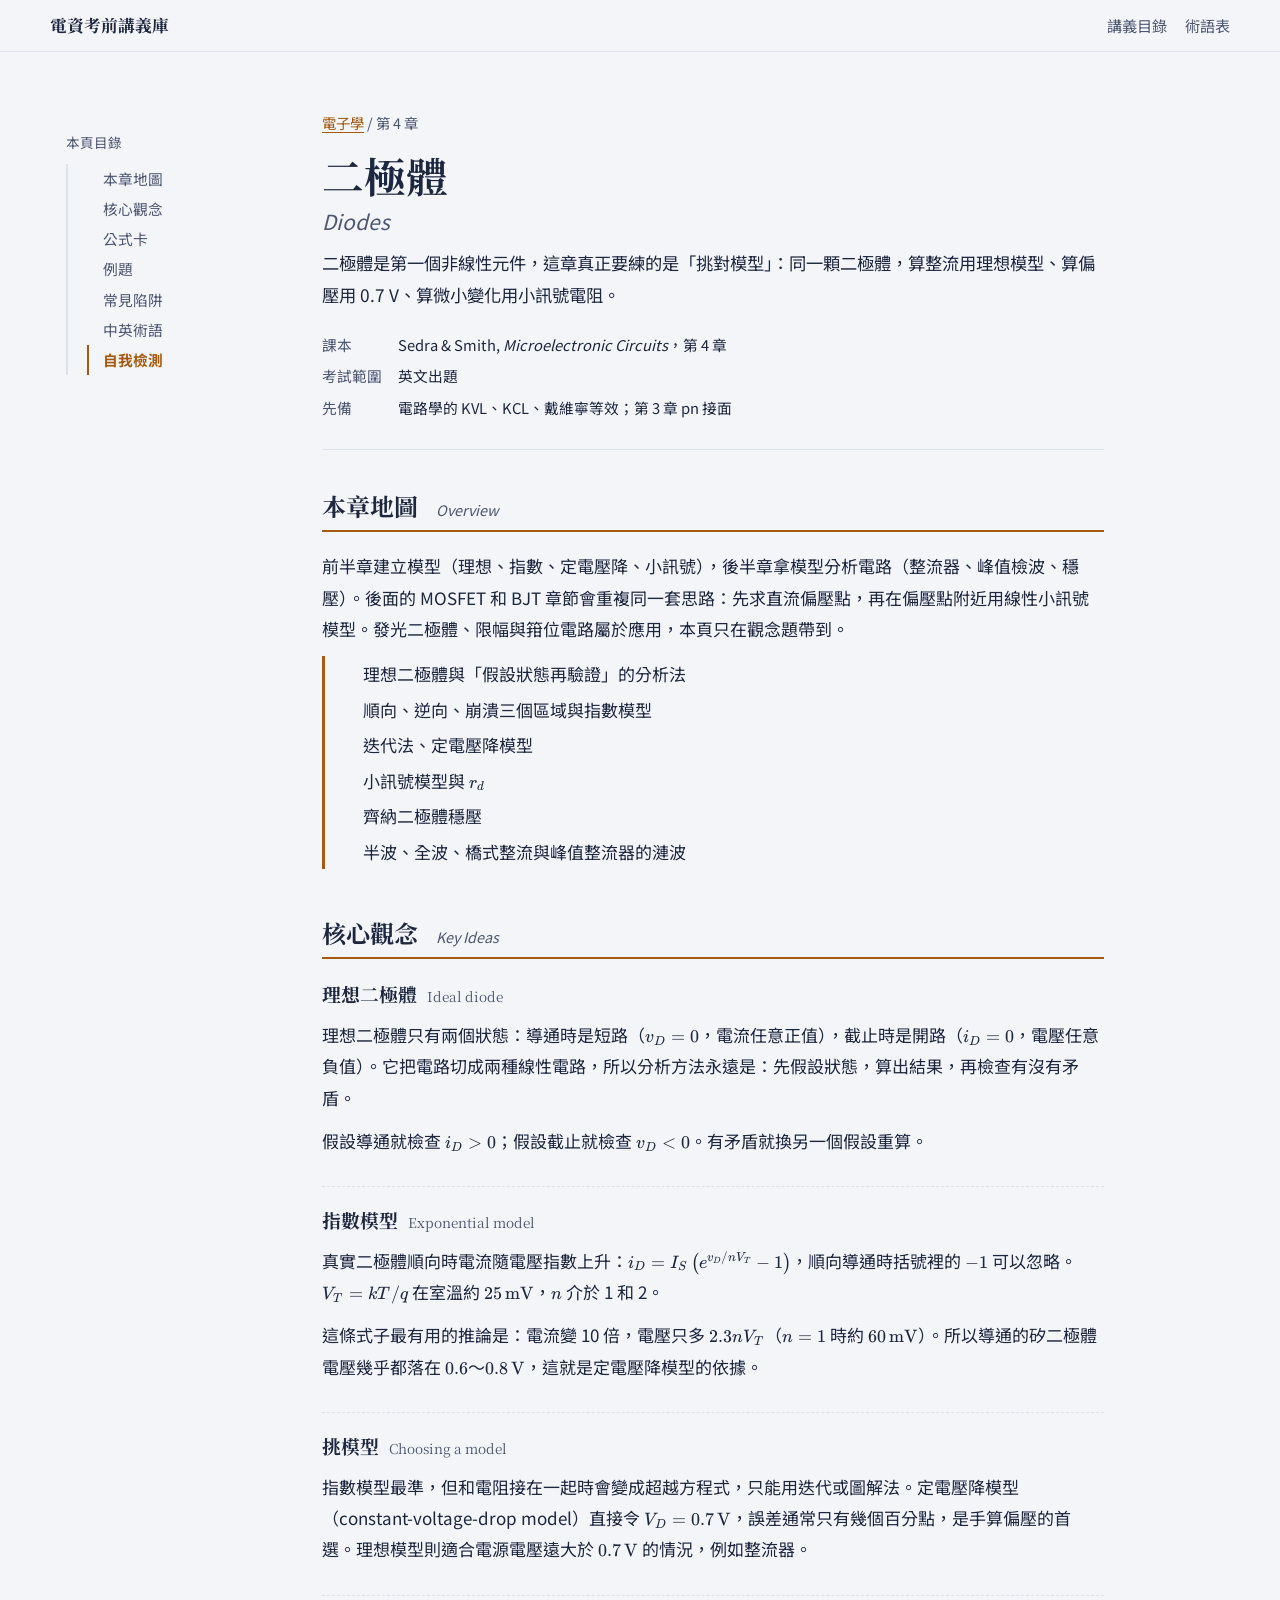
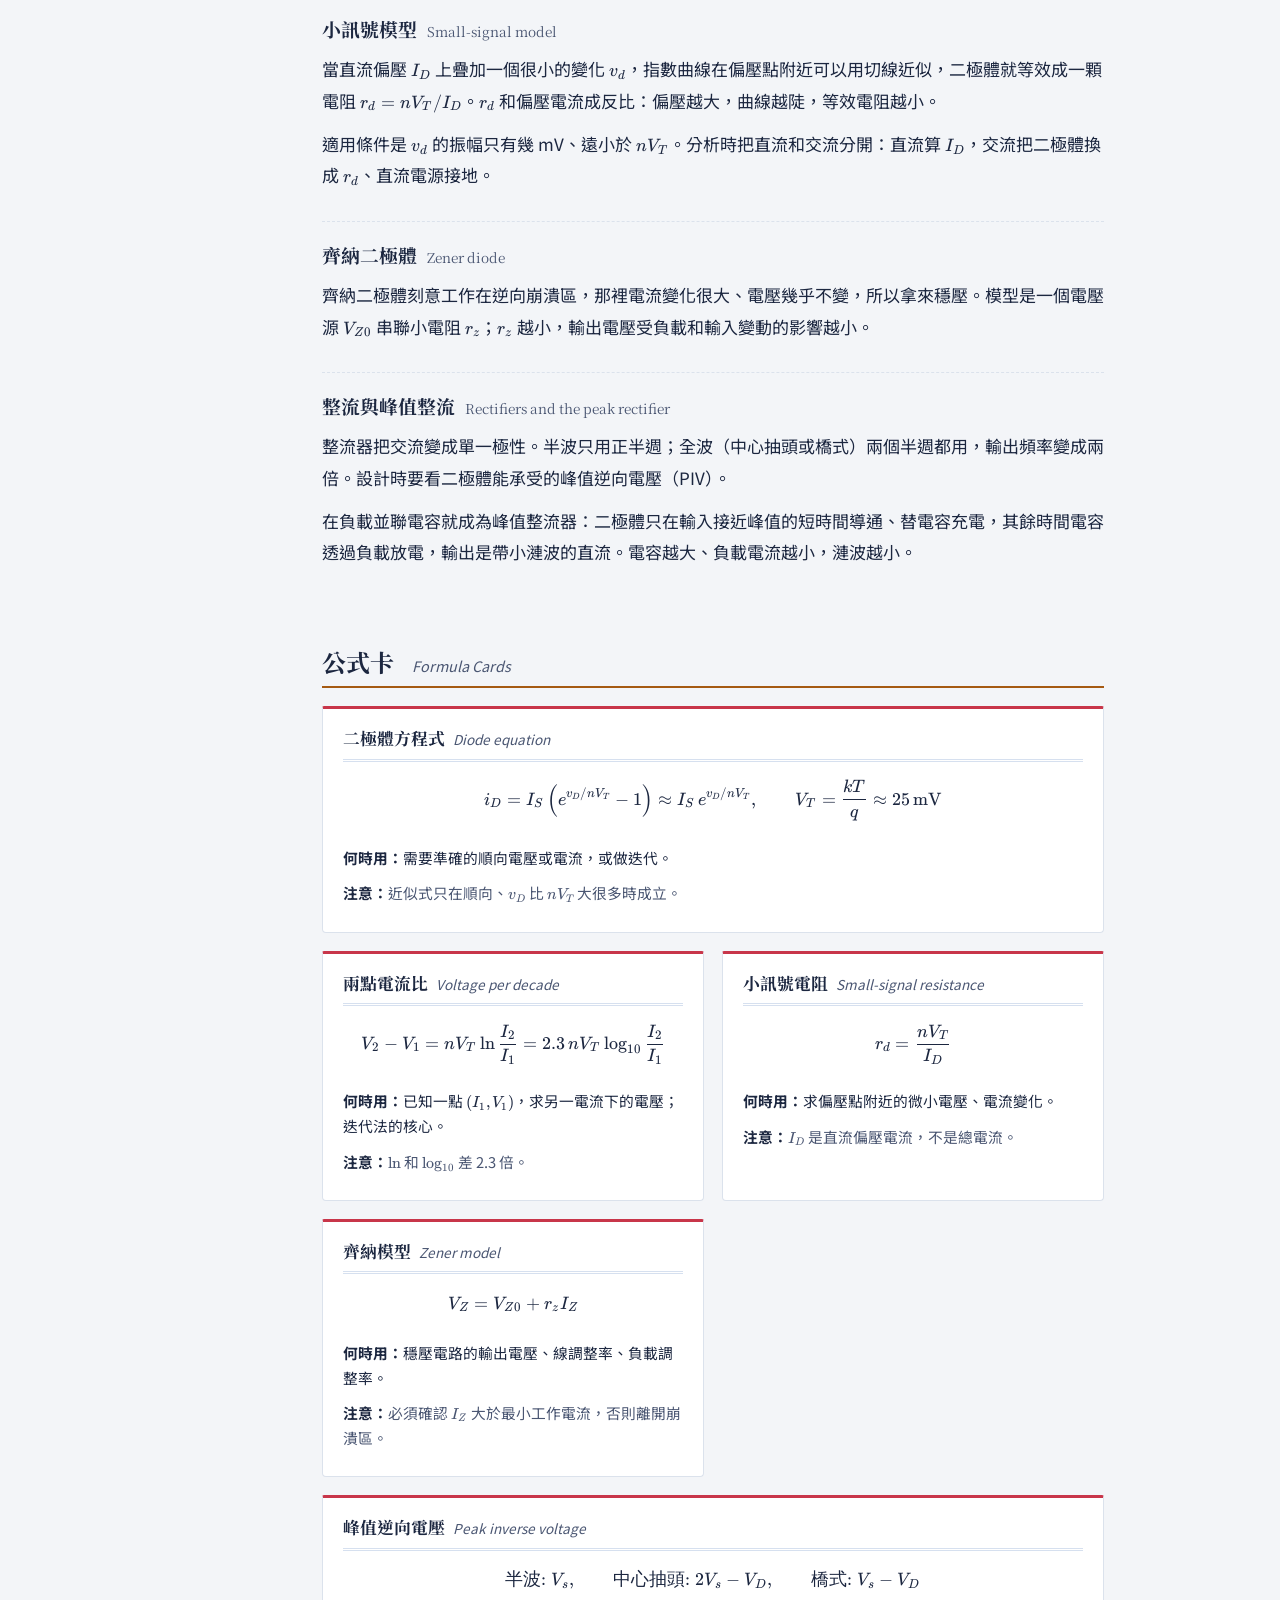
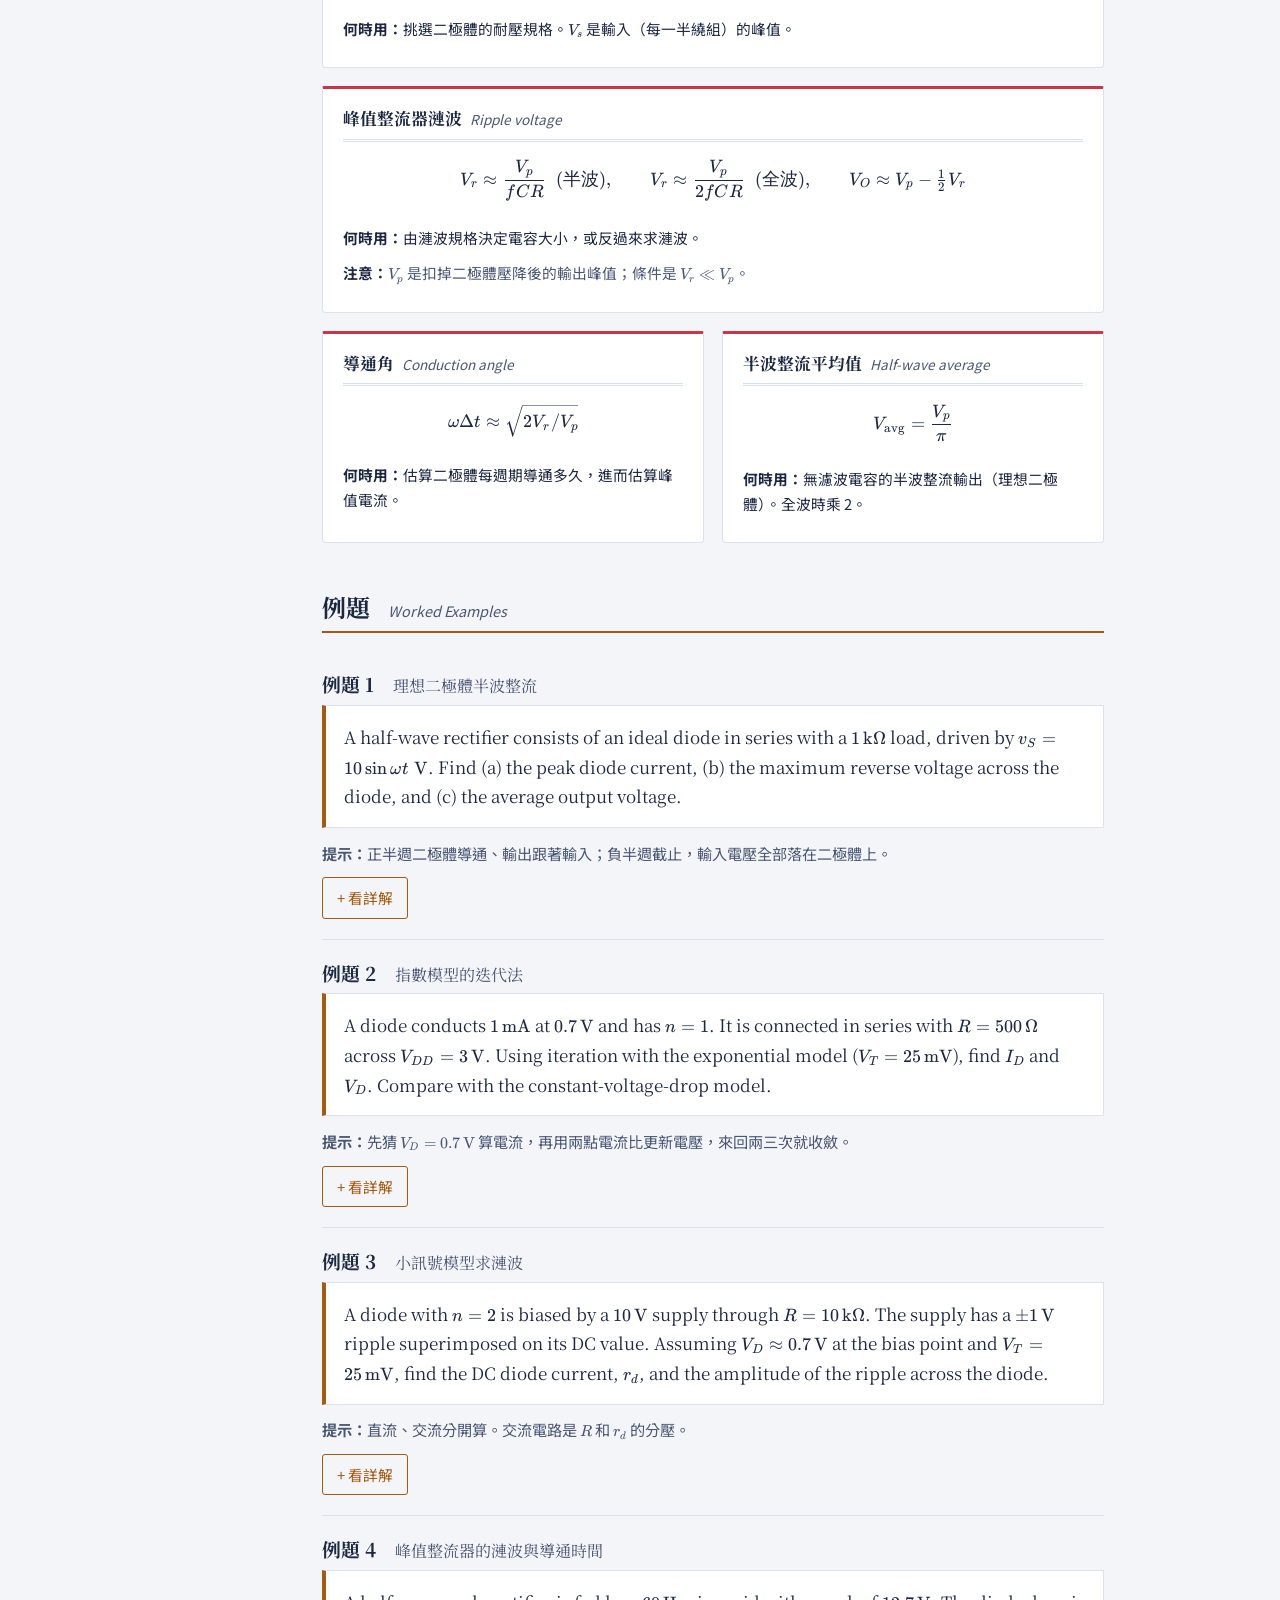
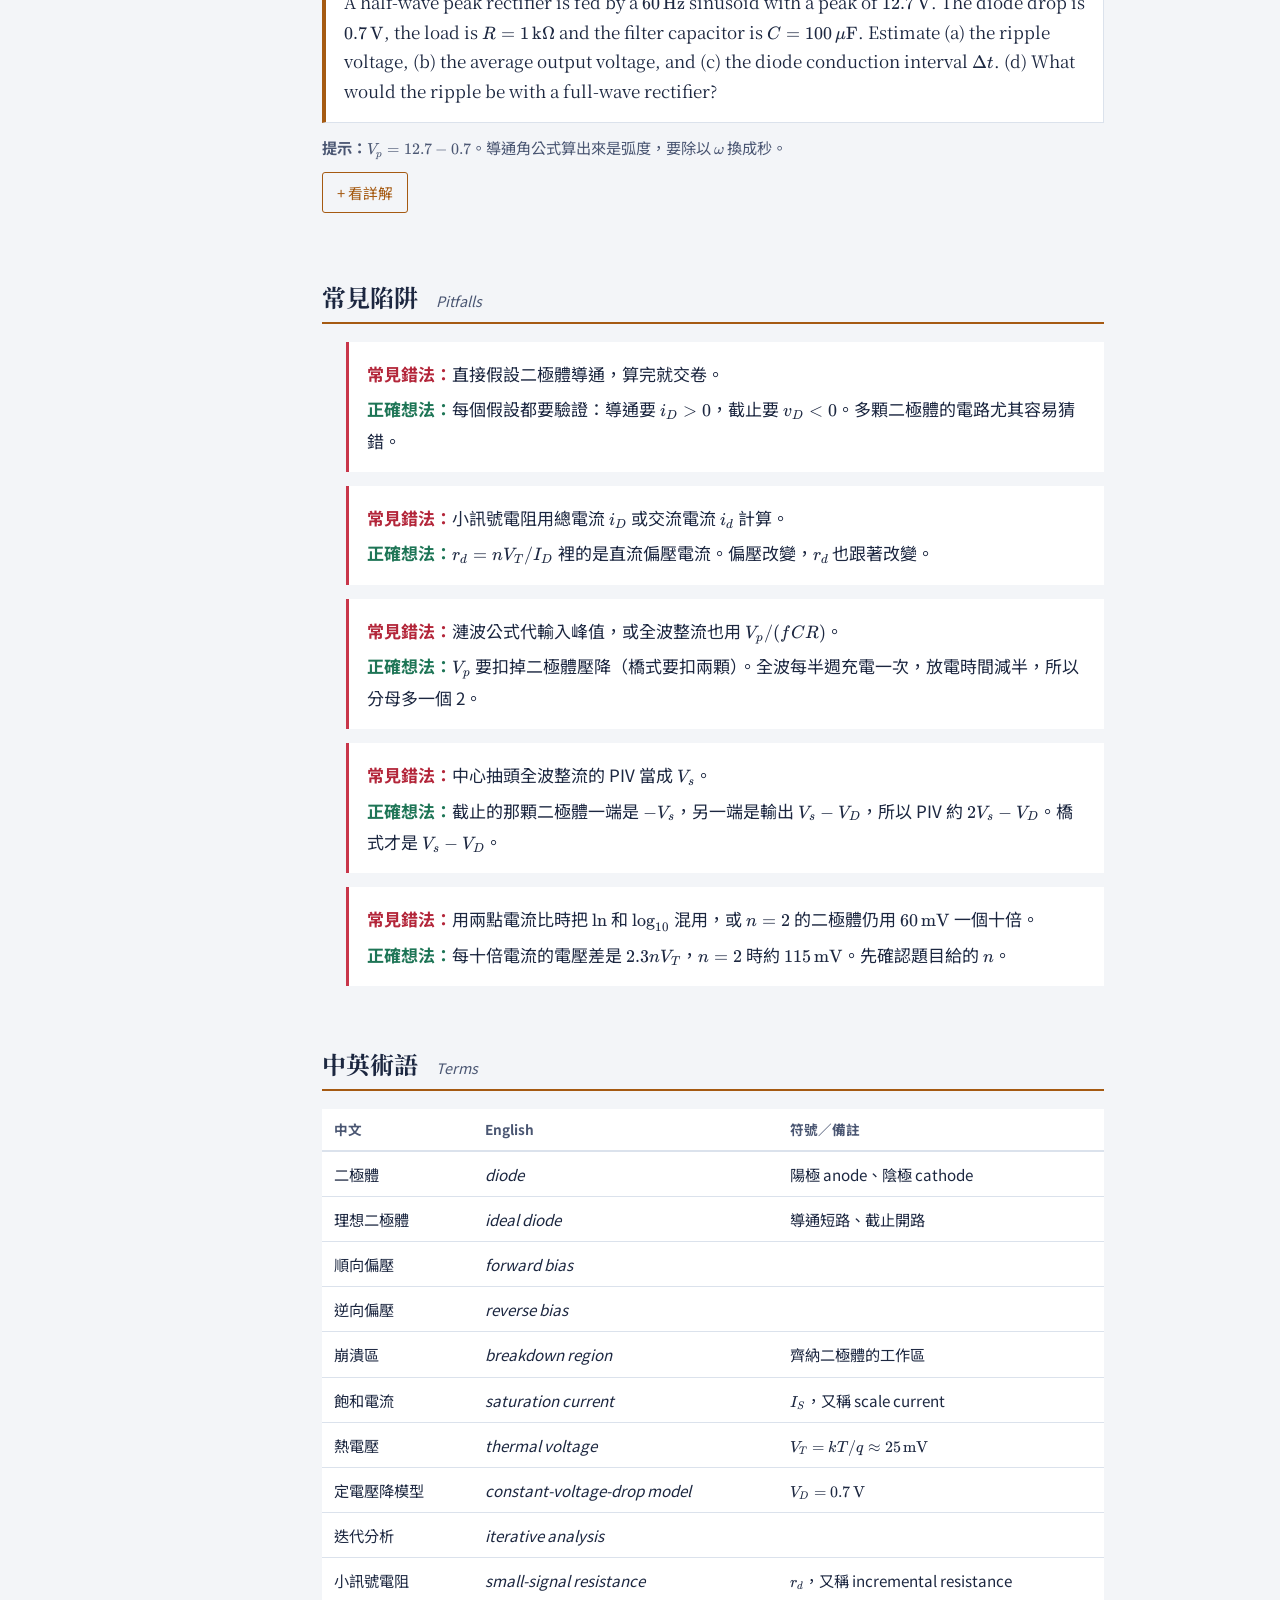
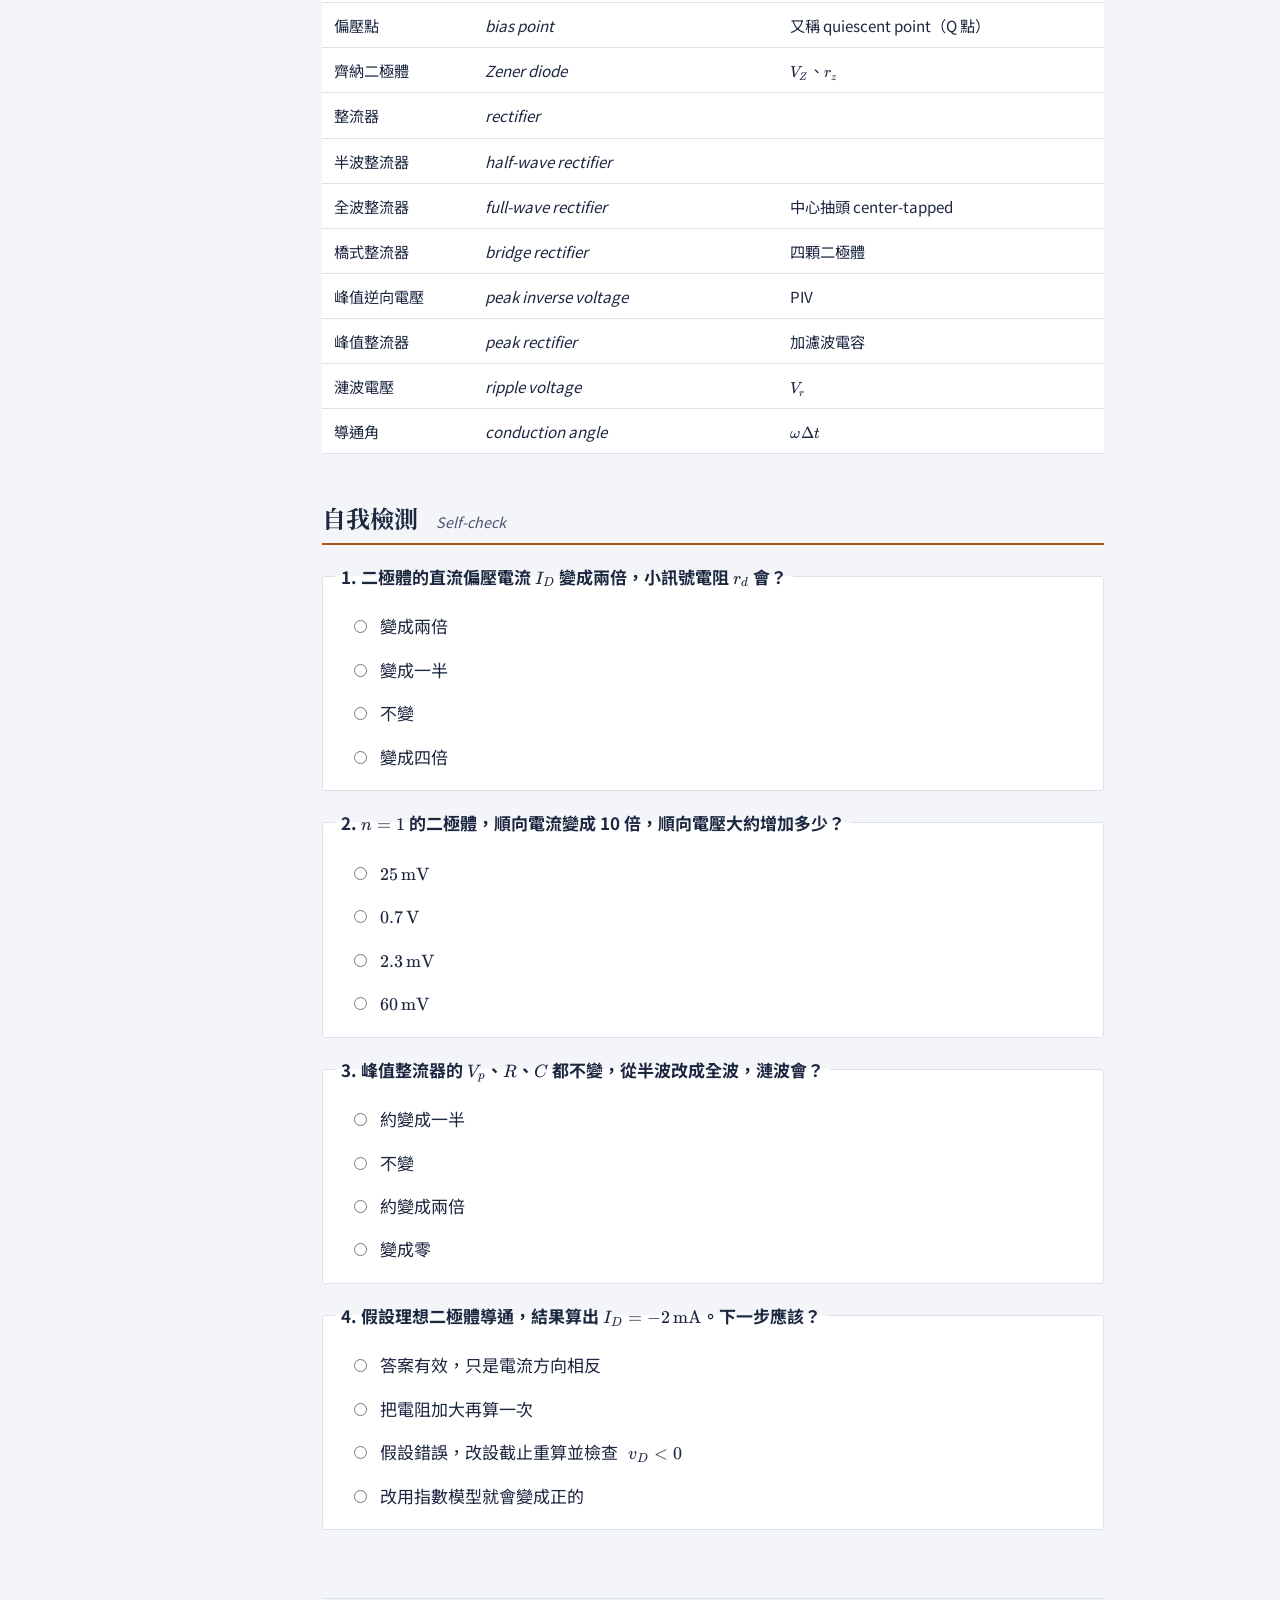
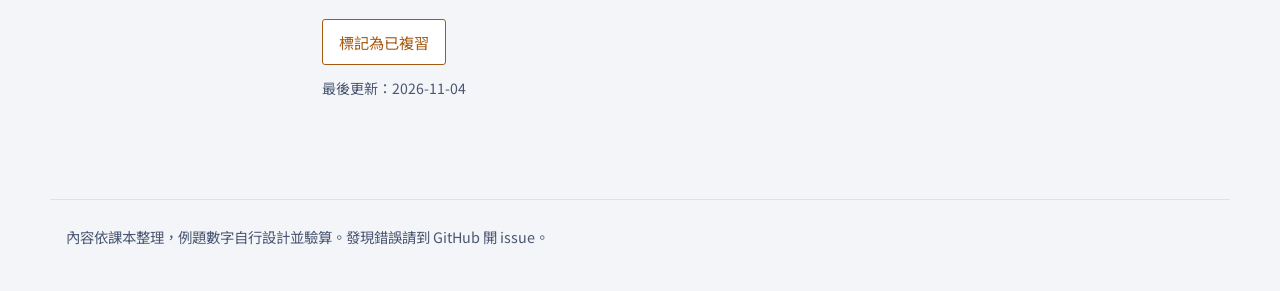
<file: courses/electronics/ch04-diodes.html>
<!doctype html>
<html lang="zh-Hant">
<head>
<meta charset="utf-8">
<meta name="viewport" content="width=device-width, initial-scale=1">
<title>Ch4 二極體 | 電子學 | 電資考前講義庫</title>
<meta name="description" content="電子學第 4 章二極體考前講義：理想二極體、指數模型、定電壓降模型、小訊號模型、整流與峰值檢波，中英對照。">
<meta name="note-id" content="electronics-ch04">
<meta name="course" content="electronics">
<meta name="chapter" content="4">
<meta name="textbook" content="Sedra &amp; Smith, Microelectronic Circuits, Ch4 Diodes">
<meta name="updated" content="2026-11-04">
<link rel="preconnect" href="https://fonts.googleapis.com">
<link rel="preconnect" href="https://fonts.gstatic.com" crossorigin>
<link rel="stylesheet" href="https://fonts.googleapis.com/css2?family=Noto+Sans+TC:wght@400;700&family=Noto+Serif+TC:wght@700&display=swap">
<link rel="stylesheet" href="../../assets/vendor/katex/katex.min.css">
<link rel="icon" href="../../assets/favicon.svg" type="image/svg+xml">
<link rel="stylesheet" href="../../assets/style.css">
<script defer src="../../assets/vendor/katex/katex.min.js"></script>
<script defer src="../../assets/vendor/katex/auto-render.min.js"></script>
<script defer src="../../assets/catalog.js"></script>
<script defer src="../../assets/notes.js"></script>
</head>
<body class="note" data-course="electronics">
<a class="skip" href="#main">跳到內容</a>
<header class="site-bar">
  <a class="brand" href="../../index.html">電資考前講義庫</a>
  <nav aria-label="網站">
    <a href="../../index.html">講義目錄</a>
    <a href="../../glossary.html">術語表</a>
  </nav>
</header>

<div class="note-layout">
<nav class="toc" aria-label="本頁目錄"></nav>
<main id="main">

<header class="note-head">
  <p class="crumb"><a href="../../index.html#electronics">電子學</a> / 第 4 章</p>
  <h1>二極體 <span class="en">Diodes</span></h1>
  <p class="lede">二極體是第一個非線性元件，這章真正要練的是「挑對模型」：同一顆二極體，算整流用理想模型、算偏壓用 0.7 V、算微小變化用小訊號電阻。</p>
  <dl class="note-meta">
    <dt>課本</dt><dd>Sedra &amp; Smith, <i>Microelectronic Circuits</i>，第 4 章</dd>
    <dt>考試範圍</dt><dd>英文出題</dd>
    <dt>先備</dt><dd>電路學的 KVL、KCL、戴維寧等效；第 3 章 pn 接面</dd>
  </dl>
</header>

<section id="overview">
  <h2>本章地圖 <span class="en">Overview</span></h2>
  <p>前半章建立模型（理想、指數、定電壓降、小訊號），後半章拿模型分析電路（整流器、峰值檢波、穩壓）。後面的 MOSFET 和 BJT 章節會重複同一套思路：先求直流偏壓點，再在偏壓點附近用線性小訊號模型。發光二極體、限幅與箝位電路屬於應用，本頁只在觀念題帶到。</p>
  <ul class="scope">
    <li>理想二極體與「假設狀態再驗證」的分析法</li>
    <li>順向、逆向、崩潰三個區域與指數模型</li>
    <li>迭代法、定電壓降模型</li>
    <li>小訊號模型與 $r_d$</li>
    <li>齊納二極體穩壓</li>
    <li>半波、全波、橋式整流與峰值整流器的漣波</li>
  </ul>
</section>

<section id="concepts">
  <h2>核心觀念 <span class="en">Key Ideas</span></h2>

  <article class="concept" id="c-ideal-diode">
    <h3>理想二極體 <span class="en">Ideal diode</span></h3>
    <p>理想二極體只有兩個狀態：導通時是短路（$v_D = 0$，電流任意正值），截止時是開路（$i_D = 0$，電壓任意負值）。它把電路切成兩種線性電路，所以分析方法永遠是：先假設狀態，算出結果，再檢查有沒有矛盾。</p>
    <p>假設導通就檢查 $i_D &gt; 0$；假設截止就檢查 $v_D &lt; 0$。有矛盾就換另一個假設重算。</p>
  </article>

  <article class="concept" id="c-exponential-model">
    <h3>指數模型 <span class="en">Exponential model</span></h3>
    <p>真實二極體順向時電流隨電壓指數上升：$i_D = I_S\left(e^{v_D/nV_T} - 1\right)$，順向導通時括號裡的 $-1$ 可以忽略。$V_T = kT/q$ 在室溫約 $25\,\text{mV}$，$n$ 介於 1 和 2。</p>
    <p>這條式子最有用的推論是：電流變 10 倍，電壓只多 $2.3nV_T$（$n = 1$ 時約 $60\,\text{mV}$）。所以導通的矽二極體電壓幾乎都落在 $0.6$～$0.8\,\text{V}$，這就是定電壓降模型的依據。</p>
  </article>

  <article class="concept" id="c-model-choice">
    <h3>挑模型 <span class="en">Choosing a model</span></h3>
    <p>指數模型最準，但和電阻接在一起時會變成超越方程式，只能用迭代或圖解法。定電壓降模型（constant-voltage-drop model）直接令 $V_D = 0.7\,\text{V}$，誤差通常只有幾個百分點，是手算偏壓的首選。理想模型則適合電源電壓遠大於 $0.7\,\text{V}$ 的情況，例如整流器。</p>
  </article>

  <article class="concept" id="c-small-signal">
    <h3>小訊號模型 <span class="en">Small-signal model</span></h3>
    <p>當直流偏壓 $I_D$ 上疊加一個很小的變化 $v_d$，指數曲線在偏壓點附近可以用切線近似，二極體就等效成一顆電阻 $r_d = nV_T/I_D$。$r_d$ 和偏壓電流成反比：偏壓越大，曲線越陡，等效電阻越小。</p>
    <p>適用條件是 $v_d$ 的振幅只有幾 mV、遠小於 $nV_T$。分析時把直流和交流分開：直流算 $I_D$，交流把二極體換成 $r_d$、直流電源接地。</p>
  </article>

  <article class="concept" id="c-zener">
    <h3>齊納二極體 <span class="en">Zener diode</span></h3>
    <p>齊納二極體刻意工作在逆向崩潰區，那裡電流變化很大、電壓幾乎不變，所以拿來穩壓。模型是一個電壓源 $V_{Z0}$ 串聯小電阻 $r_z$；$r_z$ 越小，輸出電壓受負載和輸入變動的影響越小。</p>
  </article>

  <article class="concept" id="c-rectifier">
    <h3>整流與峰值整流 <span class="en">Rectifiers and the peak rectifier</span></h3>
    <p>整流器把交流變成單一極性。半波只用正半週；全波（中心抽頭或橋式）兩個半週都用，輸出頻率變成兩倍。設計時要看二極體能承受的峰值逆向電壓（PIV）。</p>
    <p>在負載並聯電容就成為峰值整流器：二極體只在輸入接近峰值的短時間導通、替電容充電，其餘時間電容透過負載放電，輸出是帶小漣波的直流。電容越大、負載電流越小，漣波越小。</p>
  </article>
</section>

<section id="formulas">
  <h2>公式卡 <span class="en">Formula Cards</span></h2>
  <div class="cards">
    <figure class="formula wide" id="f-exponential">
      <figcaption><span class="zh">二極體方程式</span> <span class="en">Diode equation</span></figcaption>
      <div class="math">$$i_D = I_S\left(e^{v_D/nV_T} - 1\right) \approx I_S\,e^{v_D/nV_T}, \qquad V_T = \frac{kT}{q} \approx 25\,\text{mV}$$</div>
      <p class="use"><b>何時用：</b>需要準確的順向電壓或電流，或做迭代。</p>
      <p class="note"><b>注意：</b>近似式只在順向、$v_D$ 比 $nV_T$ 大很多時成立。</p>
    </figure>

    <figure class="formula" id="f-two-points">
      <figcaption><span class="zh">兩點電流比</span> <span class="en">Voltage per decade</span></figcaption>
      <div class="math">$$V_2 - V_1 = nV_T\ln\frac{I_2}{I_1} = 2.3\,nV_T\log_{10}\frac{I_2}{I_1}$$</div>
      <p class="use"><b>何時用：</b>已知一點 $(I_1, V_1)$，求另一電流下的電壓；迭代法的核心。</p>
      <p class="note"><b>注意：</b>$\ln$ 和 $\log_{10}$ 差 2.3 倍。</p>
    </figure>

    <figure class="formula" id="f-small-signal-resistance">
      <figcaption><span class="zh">小訊號電阻</span> <span class="en">Small-signal resistance</span></figcaption>
      <div class="math">$$r_d = \frac{nV_T}{I_D}$$</div>
      <p class="use"><b>何時用：</b>求偏壓點附近的微小電壓、電流變化。</p>
      <p class="note"><b>注意：</b>$I_D$ 是直流偏壓電流，不是總電流。</p>
    </figure>

    <figure class="formula" id="f-zener">
      <figcaption><span class="zh">齊納模型</span> <span class="en">Zener model</span></figcaption>
      <div class="math">$$V_Z = V_{Z0} + r_z I_Z$$</div>
      <p class="use"><b>何時用：</b>穩壓電路的輸出電壓、線調整率、負載調整率。</p>
      <p class="note"><b>注意：</b>必須確認 $I_Z$ 大於最小工作電流，否則離開崩潰區。</p>
    </figure>

    <figure class="formula wide" id="f-piv">
      <figcaption><span class="zh">峰值逆向電壓</span> <span class="en">Peak inverse voltage</span></figcaption>
      <div class="math">$$\text{半波: } V_s, \qquad \text{中心抽頭: } 2V_s - V_D, \qquad \text{橋式: } V_s - V_D$$</div>
      <p class="use"><b>何時用：</b>挑選二極體的耐壓規格。$V_s$ 是輸入（每一半繞組）的峰值。</p>
    </figure>

    <figure class="formula wide" id="f-ripple">
      <figcaption><span class="zh">峰值整流器漣波</span> <span class="en">Ripple voltage</span></figcaption>
      <div class="math">$$V_r \approx \frac{V_p}{fCR}\ \ (\text{半波}), \qquad V_r \approx \frac{V_p}{2fCR}\ \ (\text{全波}), \qquad V_O \approx V_p - \tfrac12 V_r$$</div>
      <p class="use"><b>何時用：</b>由漣波規格決定電容大小，或反過來求漣波。</p>
      <p class="note"><b>注意：</b>$V_p$ 是扣掉二極體壓降後的輸出峰值；條件是 $V_r \ll V_p$。</p>
    </figure>

    <figure class="formula" id="f-conduction">
      <figcaption><span class="zh">導通角</span> <span class="en">Conduction angle</span></figcaption>
      <div class="math">$$\omega\Delta t \approx \sqrt{2V_r/V_p}$$</div>
      <p class="use"><b>何時用：</b>估算二極體每週期導通多久，進而估算峰值電流。</p>
    </figure>

    <figure class="formula" id="f-half-wave-average">
      <figcaption><span class="zh">半波整流平均值</span> <span class="en">Half-wave average</span></figcaption>
      <div class="math">$$V_{\text{avg}} = \frac{V_p}{\pi}$$</div>
      <p class="use"><b>何時用：</b>無濾波電容的半波整流輸出（理想二極體）。全波時乘 2。</p>
    </figure>
  </div>
</section>

<section id="examples">
  <h2>例題 <span class="en">Worked Examples</span></h2>

  <article class="example" id="ex-1">
    <h3>例題 1　<span class="topic">理想二極體半波整流</span></h3>
    <div class="problem" lang="en">
      <p>A half-wave rectifier consists of an ideal diode in series with a $1\,\text{k}\Omega$ load, driven by $v_S = 10\sin\omega t\ \text{V}$. Find (a) the peak diode current, (b) the maximum reverse voltage across the diode, and (c) the average output voltage.</p>
    </div>
    <p class="hint"><b>提示：</b>正半週二極體導通、輸出跟著輸入；負半週截止，輸入電壓全部落在二極體上。</p>
    <details class="solution">
      <summary>看詳解</summary>
      <ol class="steps">
        <li>正半週導通，$v_O = v_S$，峰值電流 $= 10\,\text{V}/1\,\text{k}\Omega = 10\,\text{mA}$。</li>
        <li>負半週截止，$i = 0$，負載電壓為零，二極體承受 $v_S$，最大逆向電壓 $= 10\,\text{V}$（即 PIV）。</li>
        <li>平均值：$V_{\text{avg}} = \dfrac{1}{2\pi}\displaystyle\int_0^{\pi} 10\sin\theta\,d\theta = \dfrac{10}{\pi} \approx 3.18\,\text{V}$。</li>
      </ol>
      <p class="answer"><b>答：</b>(a) $10\,\text{mA}$　(b) $10\,\text{V}$　(c) $3.18\,\text{V}$</p>
    </details>
  </article>

  <article class="example" id="ex-2">
    <h3>例題 2　<span class="topic">指數模型的迭代法</span></h3>
    <div class="problem" lang="en">
      <p>A diode conducts $1\,\text{mA}$ at $0.7\,\text{V}$ and has $n = 1$. It is connected in series with $R = 500\,\Omega$ across $V_{DD} = 3\,\text{V}$. Using iteration with the exponential model ($V_T = 25\,\text{mV}$), find $I_D$ and $V_D$. Compare with the constant-voltage-drop model.</p>
    </div>
    <p class="hint"><b>提示：</b>先猜 $V_D = 0.7\,\text{V}$ 算電流，再用兩點電流比更新電壓，來回兩三次就收斂。</p>
    <details class="solution">
      <summary>看詳解</summary>
      <ol class="steps">
        <li>第一次：$V_D = 0.7\,\text{V}$，$I_D = (3 - 0.7)/500 = 4.600\,\text{mA}$。</li>
        <li>更新電壓：$V_D = 0.7 + 0.025\ln(4.6/1) = 0.7382\,\text{V}$。</li>
        <li>第二次：$I_D = (3 - 0.7382)/500 = 4.524\,\text{mA}$，$V_D = 0.7 + 0.025\ln 4.524 = 0.7377\,\text{V}$。</li>
        <li>第三次：$I_D = (3 - 0.7377)/500 = 4.525\,\text{mA}$，電壓變化已小於 $0.1\,\text{mV}$，收斂。</li>
        <li>定電壓降模型得到 $4.6\,\text{mA}$，和迭代結果只差約 $1.7\%$。</li>
      </ol>
      <p class="answer"><b>答：</b>$I_D \approx 4.52\,\text{mA}$，$V_D \approx 0.738\,\text{V}$；定電壓降模型 $4.60\,\text{mA}$</p>
    </details>
  </article>

  <article class="example" id="ex-3">
    <h3>例題 3　<span class="topic">小訊號模型求漣波</span></h3>
    <div class="problem" lang="en">
      <p>A diode with $n = 2$ is biased by a $10\,\text{V}$ supply through $R = 10\,\text{k}\Omega$. The supply has a $\pm 1\,\text{V}$ ripple superimposed on its DC value. Assuming $V_D \approx 0.7\,\text{V}$ at the bias point and $V_T = 25\,\text{mV}$, find the DC diode current, $r_d$, and the amplitude of the ripple across the diode.</p>
    </div>
    <p class="hint"><b>提示：</b>直流、交流分開算。交流電路是 $R$ 和 $r_d$ 的分壓。</p>
    <details class="solution">
      <summary>看詳解</summary>
      <ol class="steps">
        <li>直流：$I_D = (10 - 0.7)/10\,\text{k} = 0.93\,\text{mA}$。</li>
        <li>$r_d = nV_T/I_D = 2(25\,\text{mV})/0.93\,\text{mA} \approx 53.8\,\Omega$。</li>
        <li>交流分壓：$v_d = \pm 1\,\text{V}\times\dfrac{53.8}{10\,000 + 53.8} \approx \pm 5.35\,\text{mV}$。</li>
        <li>檢查：$5.35\,\text{mV}$ 遠小於 $nV_T = 50\,\text{mV}$，小訊號近似成立。</li>
      </ol>
      <p class="answer"><b>答：</b>$I_D = 0.93\,\text{mA}$，$r_d \approx 53.8\,\Omega$，二極體上的漣波約 $\pm 5.35\,\text{mV}$</p>
    </details>
  </article>

  <article class="example" id="ex-4">
    <h3>例題 4　<span class="topic">峰值整流器的漣波與導通時間</span></h3>
    <div class="problem" lang="en">
      <p>A half-wave peak rectifier is fed by a $60\,\text{Hz}$ sinusoid with a peak of $12.7\,\text{V}$. The diode drop is $0.7\,\text{V}$, the load is $R = 1\,\text{k}\Omega$ and the filter capacitor is $C = 100\,\mu\text{F}$. Estimate (a) the ripple voltage, (b) the average output voltage, and (c) the diode conduction interval $\Delta t$. (d) What would the ripple be with a full-wave rectifier?</p>
    </div>
    <p class="hint"><b>提示：</b>$V_p = 12.7 - 0.7$。導通角公式算出來是弧度，要除以 $\omega$ 換成秒。</p>
    <details class="solution">
      <summary>看詳解</summary>
      <ol class="steps">
        <li>$V_p = 12.7 - 0.7 = 12\,\text{V}$。</li>
        <li>$V_r \approx V_p/(fCR) = 12/(60 \times 100\times10^{-6} \times 1000) = 12/6 = 2\,\text{V}$。</li>
        <li>$V_O \approx V_p - V_r/2 = 12 - 1 = 11\,\text{V}$。</li>
        <li>$\omega\Delta t \approx \sqrt{2(2)/12} = 0.577\,\text{rad}$，$\Delta t = 0.577/(2\pi\cdot 60) \approx 1.53\,\text{ms}$，只佔週期 $16.7\,\text{ms}$ 的不到一成。</li>
        <li>全波：放電時間減半，$V_r \approx V_p/(2fCR) = 1\,\text{V}$。</li>
        <li>補充：用數值模擬實際放電曲線，半波的漣波約 $1.7\,\text{V}$。公式假設電容放電了整整一個週期，所以會稍微高估，考試用公式即可。</li>
      </ol>
      <p class="answer"><b>答：</b>(a) $V_r \approx 2\,\text{V}$　(b) $V_O \approx 11\,\text{V}$　(c) $\Delta t \approx 1.53\,\text{ms}$　(d) $V_r \approx 1\,\text{V}$</p>
    </details>
  </article>
</section>

<section id="pitfalls">
  <h2>常見陷阱 <span class="en">Pitfalls</span></h2>
  <ul class="pitfalls">
    <li class="pitfall">
      <p class="wrong"><b>常見錯法：</b>直接假設二極體導通，算完就交卷。</p>
      <p class="right"><b>正確想法：</b>每個假設都要驗證：導通要 $i_D &gt; 0$，截止要 $v_D &lt; 0$。多顆二極體的電路尤其容易猜錯。</p>
    </li>
    <li class="pitfall">
      <p class="wrong"><b>常見錯法：</b>小訊號電阻用總電流 $i_D$ 或交流電流 $i_d$ 計算。</p>
      <p class="right"><b>正確想法：</b>$r_d = nV_T/I_D$ 裡的是直流偏壓電流。偏壓改變，$r_d$ 也跟著改變。</p>
    </li>
    <li class="pitfall">
      <p class="wrong"><b>常見錯法：</b>漣波公式代輸入峰值，或全波整流也用 $V_p/(fCR)$。</p>
      <p class="right"><b>正確想法：</b>$V_p$ 要扣掉二極體壓降（橋式要扣兩顆）。全波每半週充電一次，放電時間減半，所以分母多一個 2。</p>
    </li>
    <li class="pitfall">
      <p class="wrong"><b>常見錯法：</b>中心抽頭全波整流的 PIV 當成 $V_s$。</p>
      <p class="right"><b>正確想法：</b>截止的那顆二極體一端是 $-V_s$，另一端是輸出 $V_s - V_D$，所以 PIV 約 $2V_s - V_D$。橋式才是 $V_s - V_D$。</p>
    </li>
    <li class="pitfall">
      <p class="wrong"><b>常見錯法：</b>用兩點電流比時把 $\ln$ 和 $\log_{10}$ 混用，或 $n = 2$ 的二極體仍用 $60\,\text{mV}$ 一個十倍。</p>
      <p class="right"><b>正確想法：</b>每十倍電流的電壓差是 $2.3nV_T$，$n = 2$ 時約 $115\,\text{mV}$。先確認題目給的 $n$。</p>
    </li>
  </ul>
</section>

<section id="terms">
  <h2>中英術語 <span class="en">Terms</span></h2>
  <div class="table-wrap">
    <table class="terms">
      <thead><tr><th>中文</th><th>English</th><th>符號／備註</th></tr></thead>
      <tbody>
        <tr><td>二極體</td><td>diode</td><td>陽極 anode、陰極 cathode</td></tr>
        <tr><td>理想二極體</td><td>ideal diode</td><td>導通短路、截止開路</td></tr>
        <tr><td>順向偏壓</td><td>forward bias</td><td></td></tr>
        <tr><td>逆向偏壓</td><td>reverse bias</td><td></td></tr>
        <tr><td>崩潰區</td><td>breakdown region</td><td>齊納二極體的工作區</td></tr>
        <tr><td>飽和電流</td><td>saturation current</td><td>$I_S$，又稱 scale current</td></tr>
        <tr><td>熱電壓</td><td>thermal voltage</td><td>$V_T = kT/q \approx 25\,\text{mV}$</td></tr>
        <tr><td>定電壓降模型</td><td>constant-voltage-drop model</td><td>$V_D = 0.7\,\text{V}$</td></tr>
        <tr><td>迭代分析</td><td>iterative analysis</td><td></td></tr>
        <tr><td>小訊號電阻</td><td>small-signal resistance</td><td>$r_d$，又稱 incremental resistance</td></tr>
        <tr><td>偏壓點</td><td>bias point</td><td>又稱 quiescent point（Q 點）</td></tr>
        <tr><td>齊納二極體</td><td>Zener diode</td><td>$V_Z$、$r_z$</td></tr>
        <tr><td>整流器</td><td>rectifier</td><td></td></tr>
        <tr><td>半波整流器</td><td>half-wave rectifier</td><td></td></tr>
        <tr><td>全波整流器</td><td>full-wave rectifier</td><td>中心抽頭 center-tapped</td></tr>
        <tr><td>橋式整流器</td><td>bridge rectifier</td><td>四顆二極體</td></tr>
        <tr><td>峰值逆向電壓</td><td>peak inverse voltage</td><td>PIV</td></tr>
        <tr><td>峰值整流器</td><td>peak rectifier</td><td>加濾波電容</td></tr>
        <tr><td>漣波電壓</td><td>ripple voltage</td><td>$V_r$</td></tr>
        <tr><td>導通角</td><td>conduction angle</td><td>$\omega\Delta t$</td></tr>
      </tbody>
    </table>
  </div>
</section>

<section id="quiz">
  <h2>自我檢測 <span class="en">Self-check</span></h2>
  <div class="quiz">
    <fieldset class="q" data-answer="b">
      <legend>1. 二極體的直流偏壓電流 $I_D$ 變成兩倍，小訊號電阻 $r_d$ 會？</legend>
      <label><input type="radio" name="q1" value="a"> 變成兩倍</label>
      <label><input type="radio" name="q1" value="b"> 變成一半</label>
      <label><input type="radio" name="q1" value="c"> 不變</label>
      <label><input type="radio" name="q1" value="d"> 變成四倍</label>
      <p class="explain">$r_d = nV_T/I_D$ 和 $I_D$ 成反比。偏壓越大，i-v 曲線在該點越陡，等效電阻越小。</p>
    </fieldset>

    <fieldset class="q" data-answer="d">
      <legend>2. $n = 1$ 的二極體，順向電流變成 10 倍，順向電壓大約增加多少？</legend>
      <label><input type="radio" name="q2" value="a"> $25\,\text{mV}$</label>
      <label><input type="radio" name="q2" value="b"> $0.7\,\text{V}$</label>
      <label><input type="radio" name="q2" value="c"> $2.3\,\text{mV}$</label>
      <label><input type="radio" name="q2" value="d"> $60\,\text{mV}$</label>
      <p class="explain">$\Delta V = 2.3nV_T\log_{10}10 = 2.3 \times 25\,\text{mV} \approx 58\,\text{mV}$，常記成 60 mV。這也是導通電壓幾乎固定的原因。</p>
    </fieldset>

    <fieldset class="q" data-answer="a">
      <legend>3. 峰值整流器的 $V_p$、$R$、$C$ 都不變，從半波改成全波，漣波會？</legend>
      <label><input type="radio" name="q3" value="a"> 約變成一半</label>
      <label><input type="radio" name="q3" value="b"> 不變</label>
      <label><input type="radio" name="q3" value="c"> 約變成兩倍</label>
      <label><input type="radio" name="q3" value="d"> 變成零</label>
      <p class="explain">全波每半個週期就充電一次，電容放電時間減半，$V_r \approx V_p/(2fCR)$。</p>
    </fieldset>

    <fieldset class="q" data-answer="c">
      <legend>4. 假設理想二極體導通，結果算出 $I_D = -2\,\text{mA}$。下一步應該？</legend>
      <label><input type="radio" name="q4" value="a"> 答案有效，只是電流方向相反</label>
      <label><input type="radio" name="q4" value="b"> 把電阻加大再算一次</label>
      <label><input type="radio" name="q4" value="c"> 假設錯誤，改設截止重算並檢查 $v_D &lt; 0$</label>
      <label><input type="radio" name="q4" value="d"> 改用指數模型就會變成正的</label>
      <p class="explain">理想二極體導通時電流只能是正的。負電流代表假設矛盾，要改成截止重算，再驗證二極體電壓為負。</p>
    </fieldset>
  </div>
</section>

<footer class="note-foot"></footer>
</main>
</div>

<footer class="site-foot">
  內容依課本整理，例題數字自行設計並驗算。發現錯誤請到 GitHub 開 issue。
</footer>
</body>
</html>
</file>
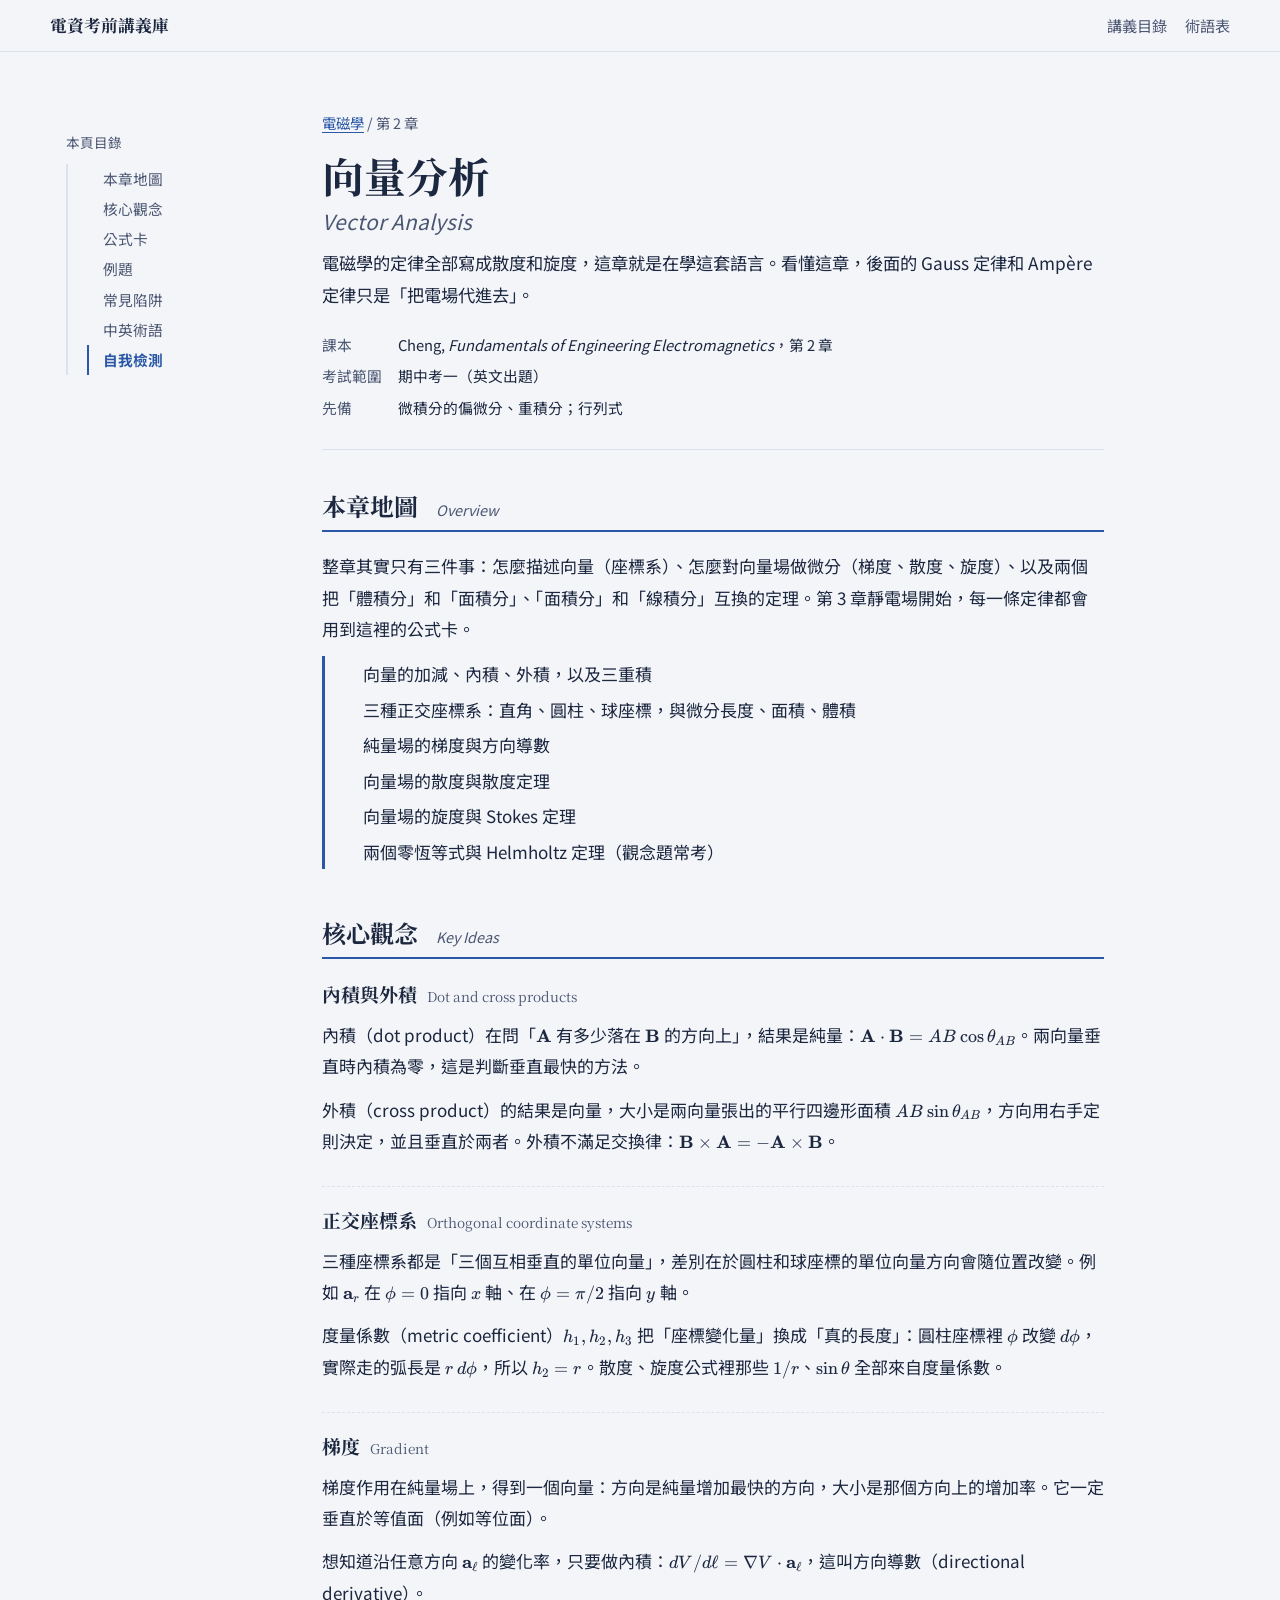
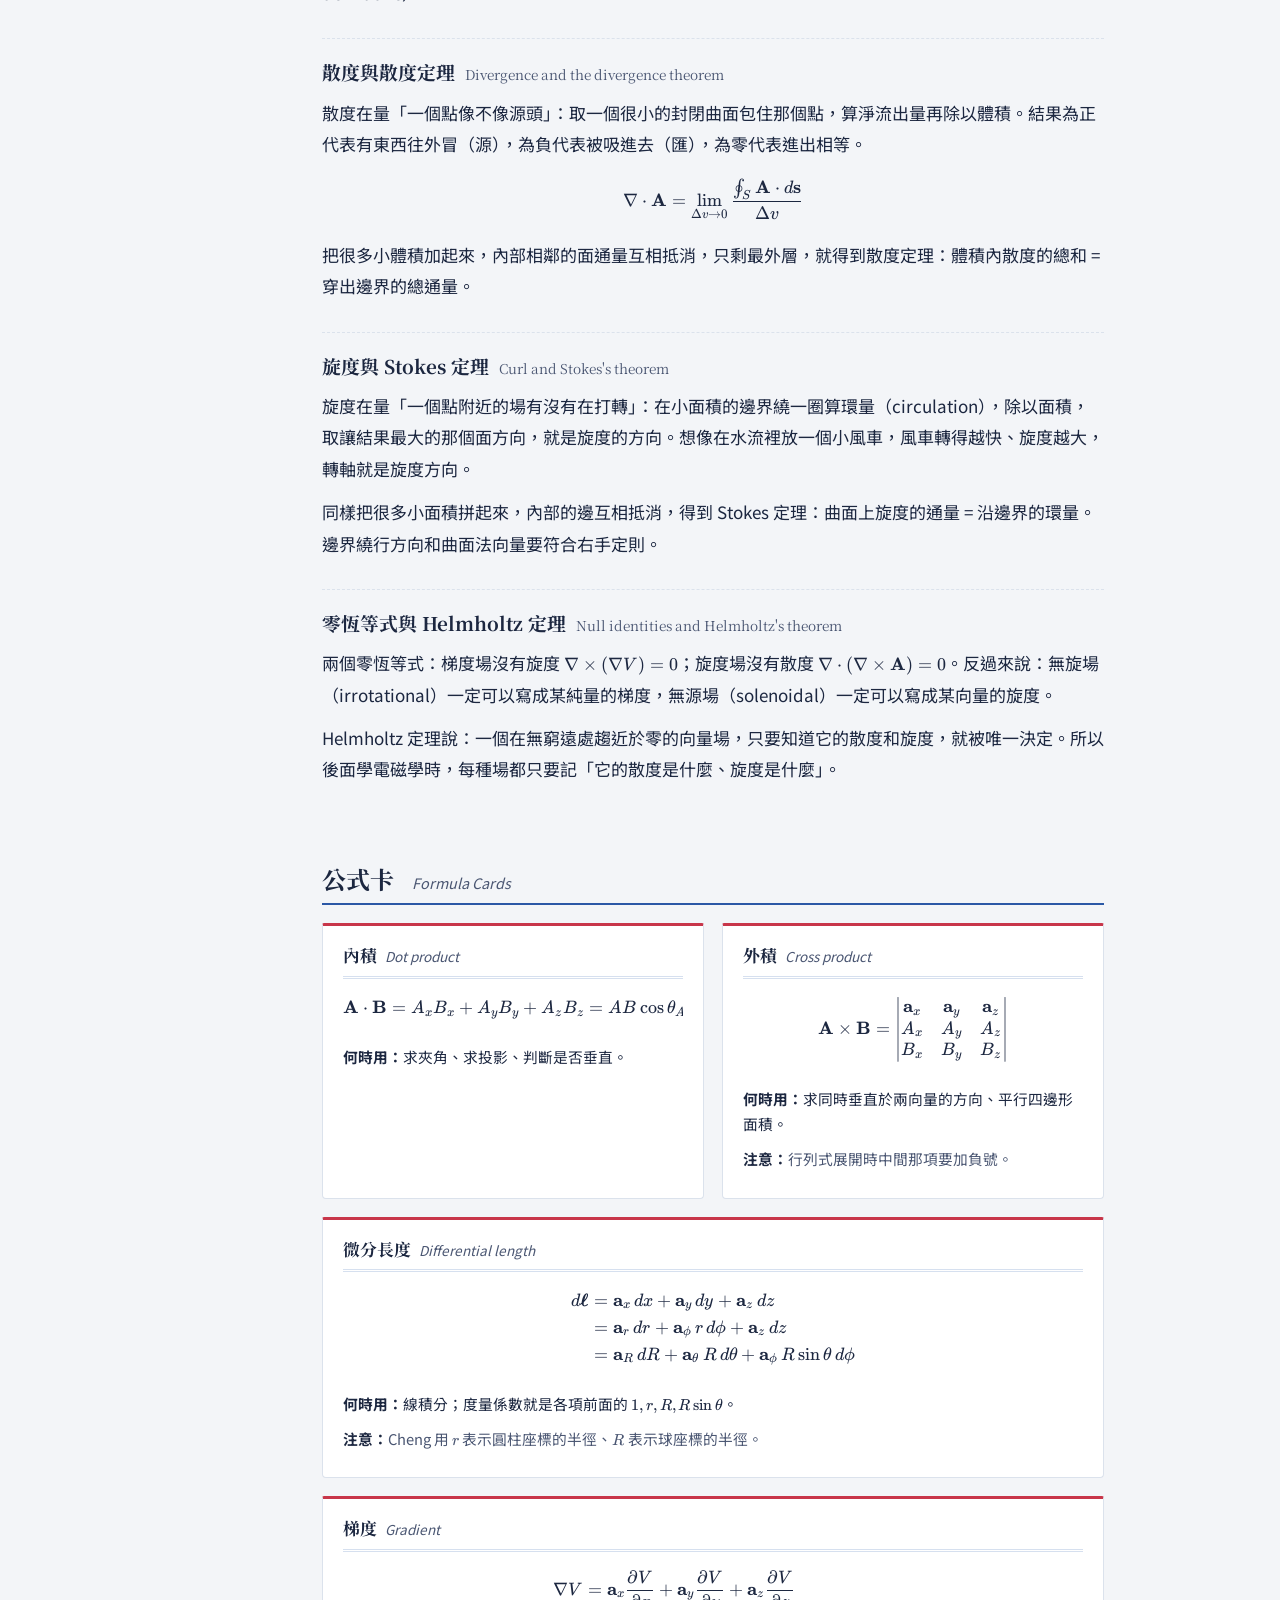
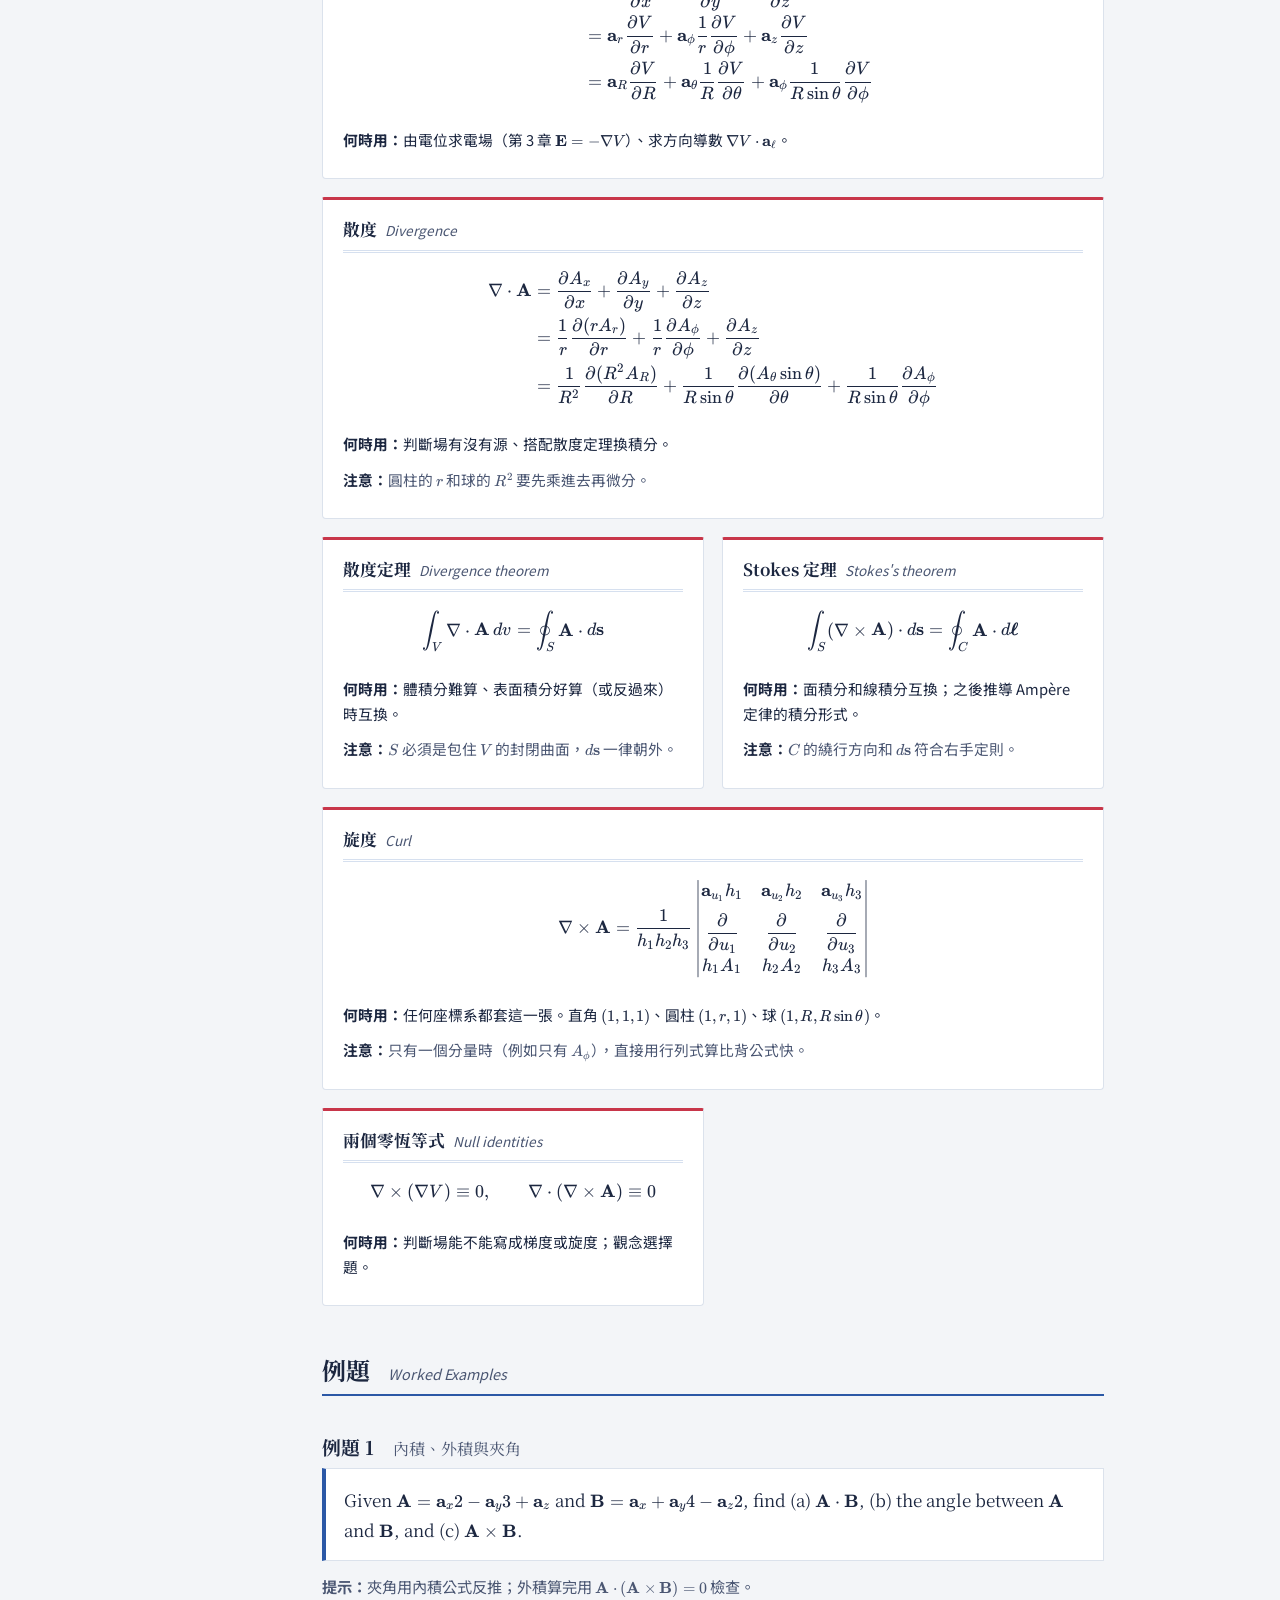
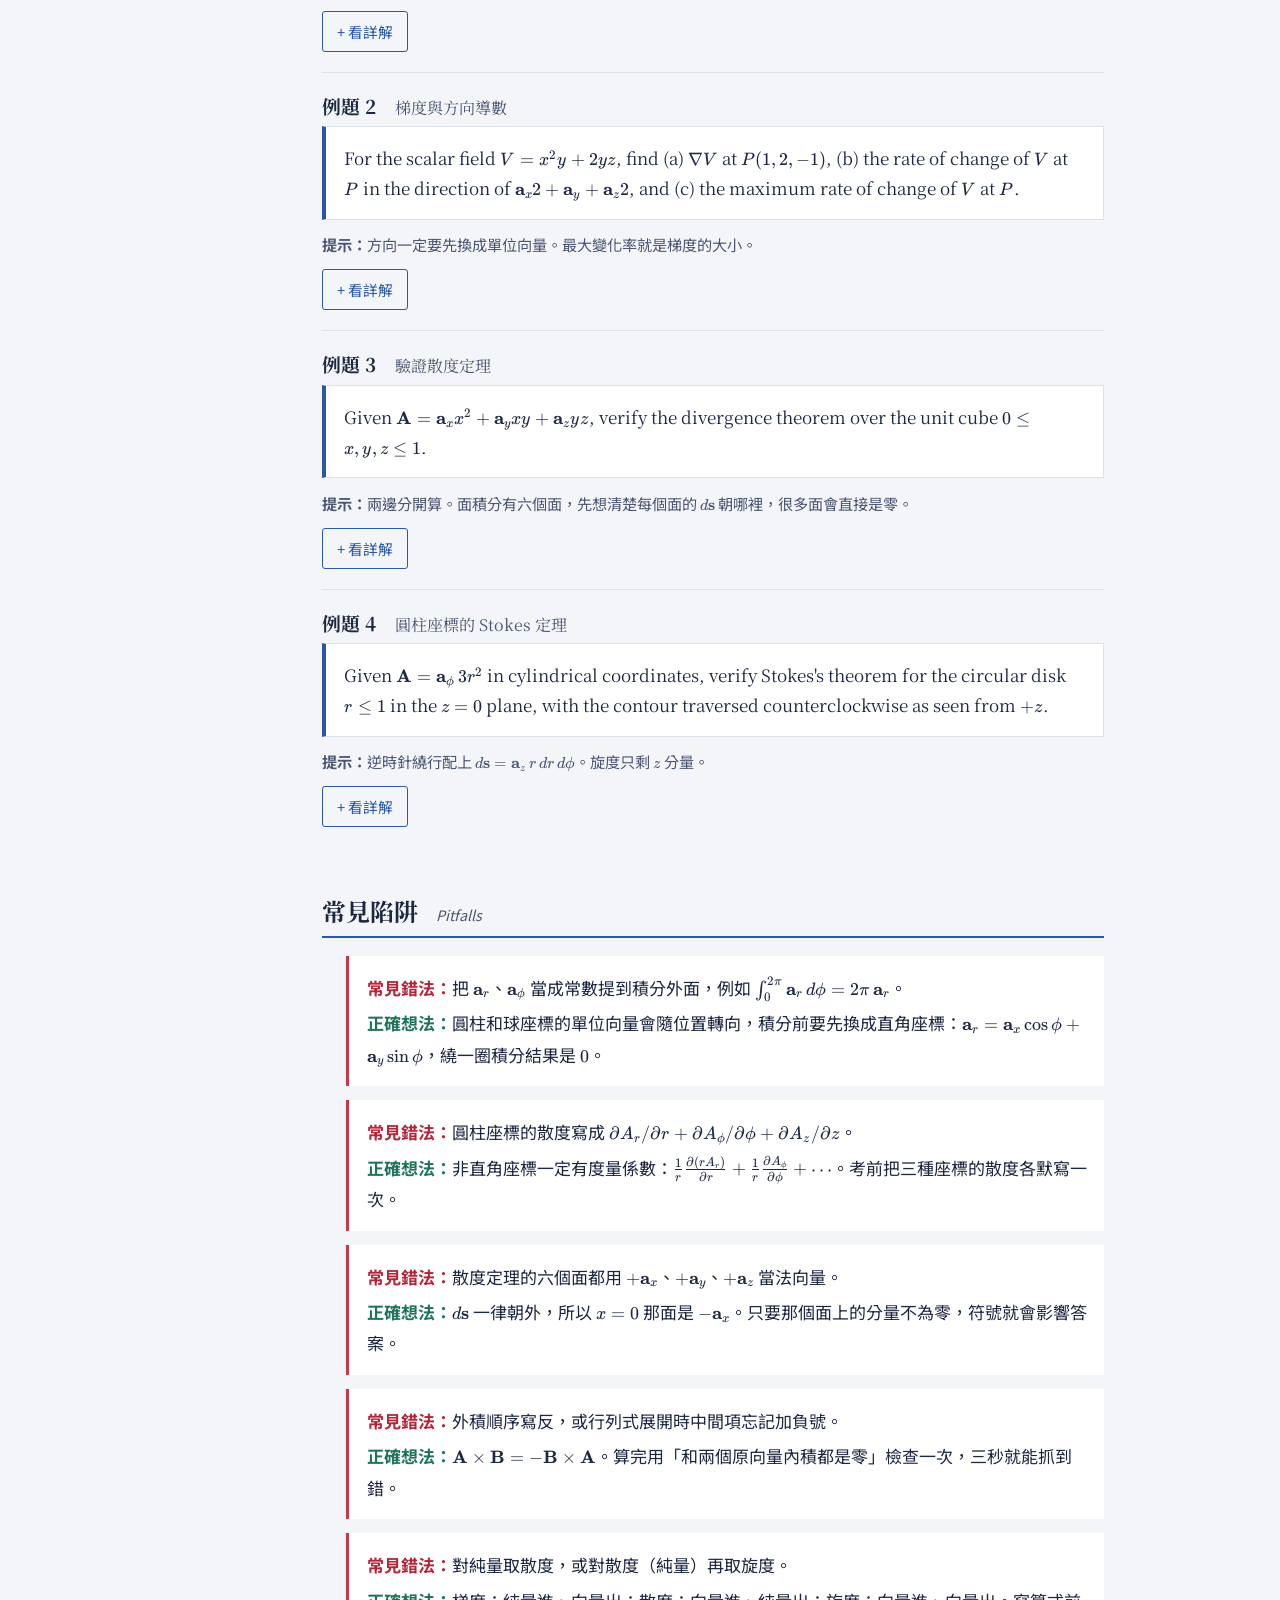
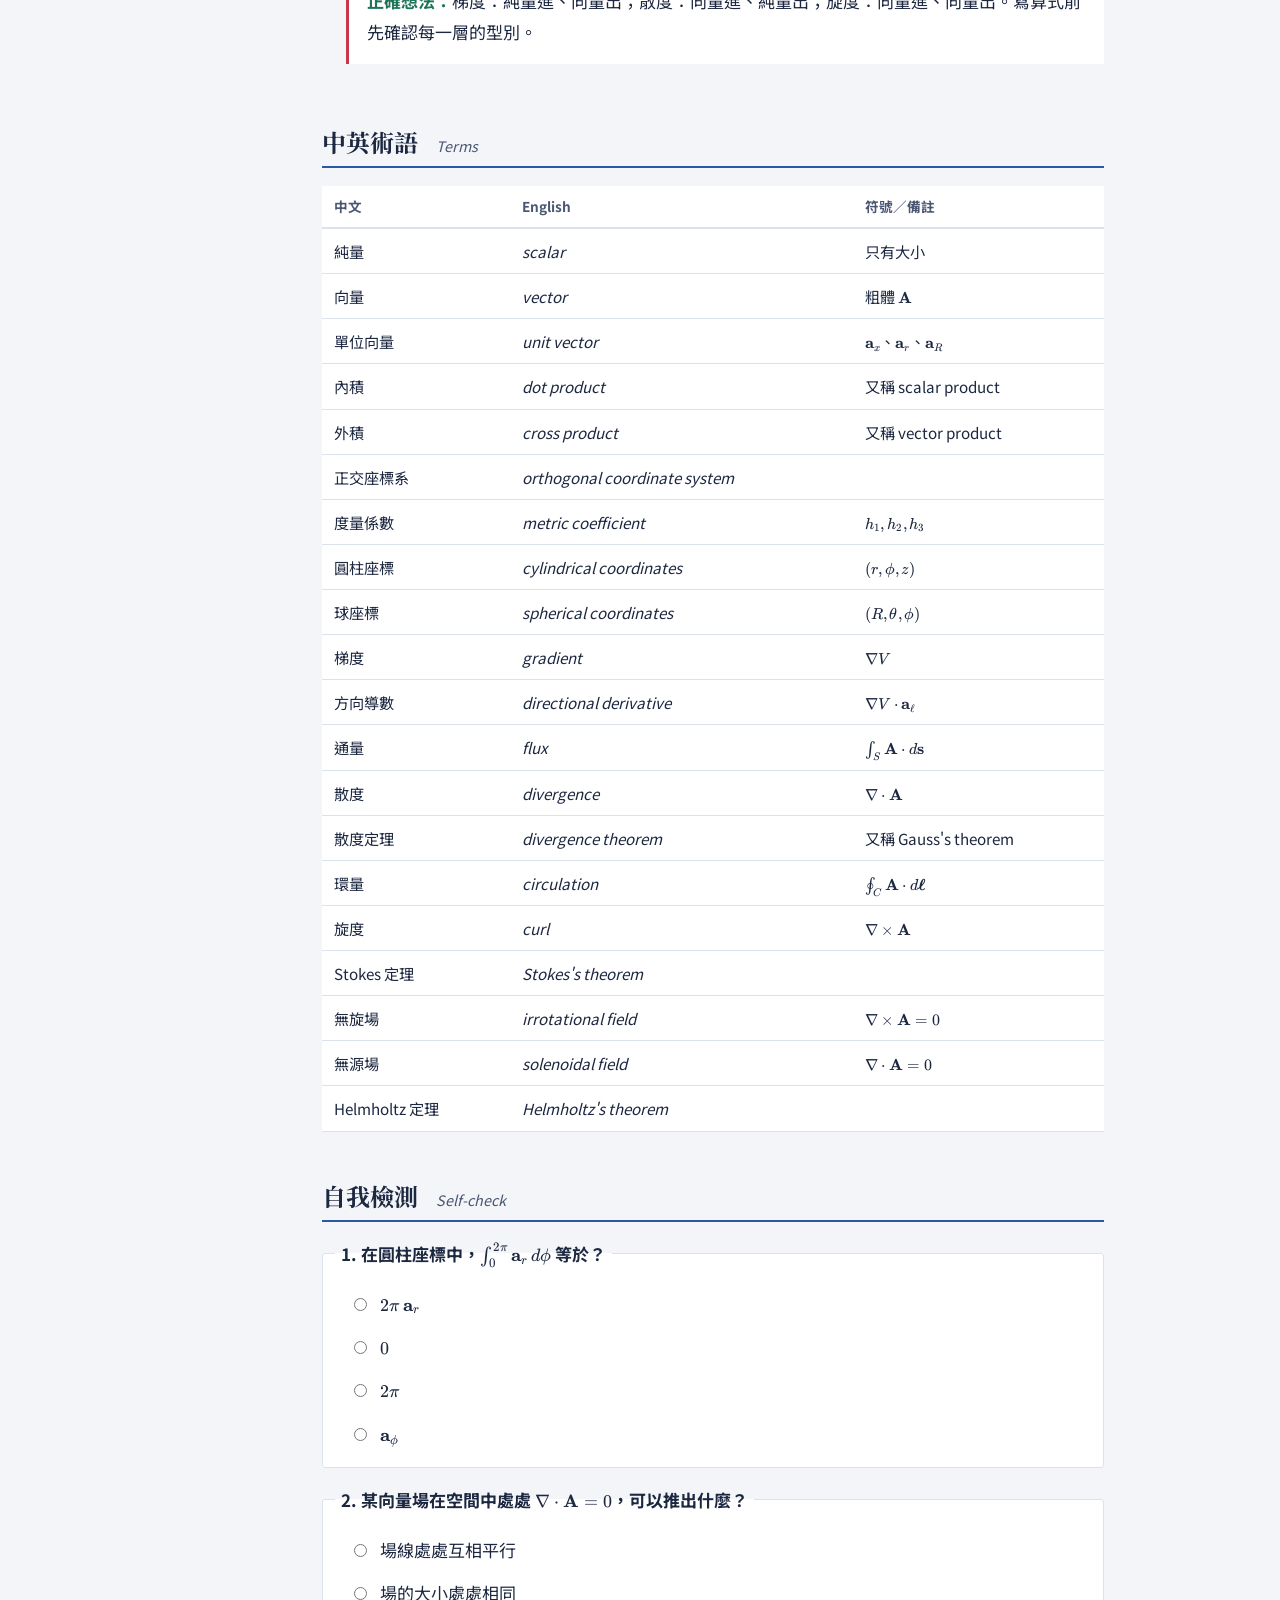
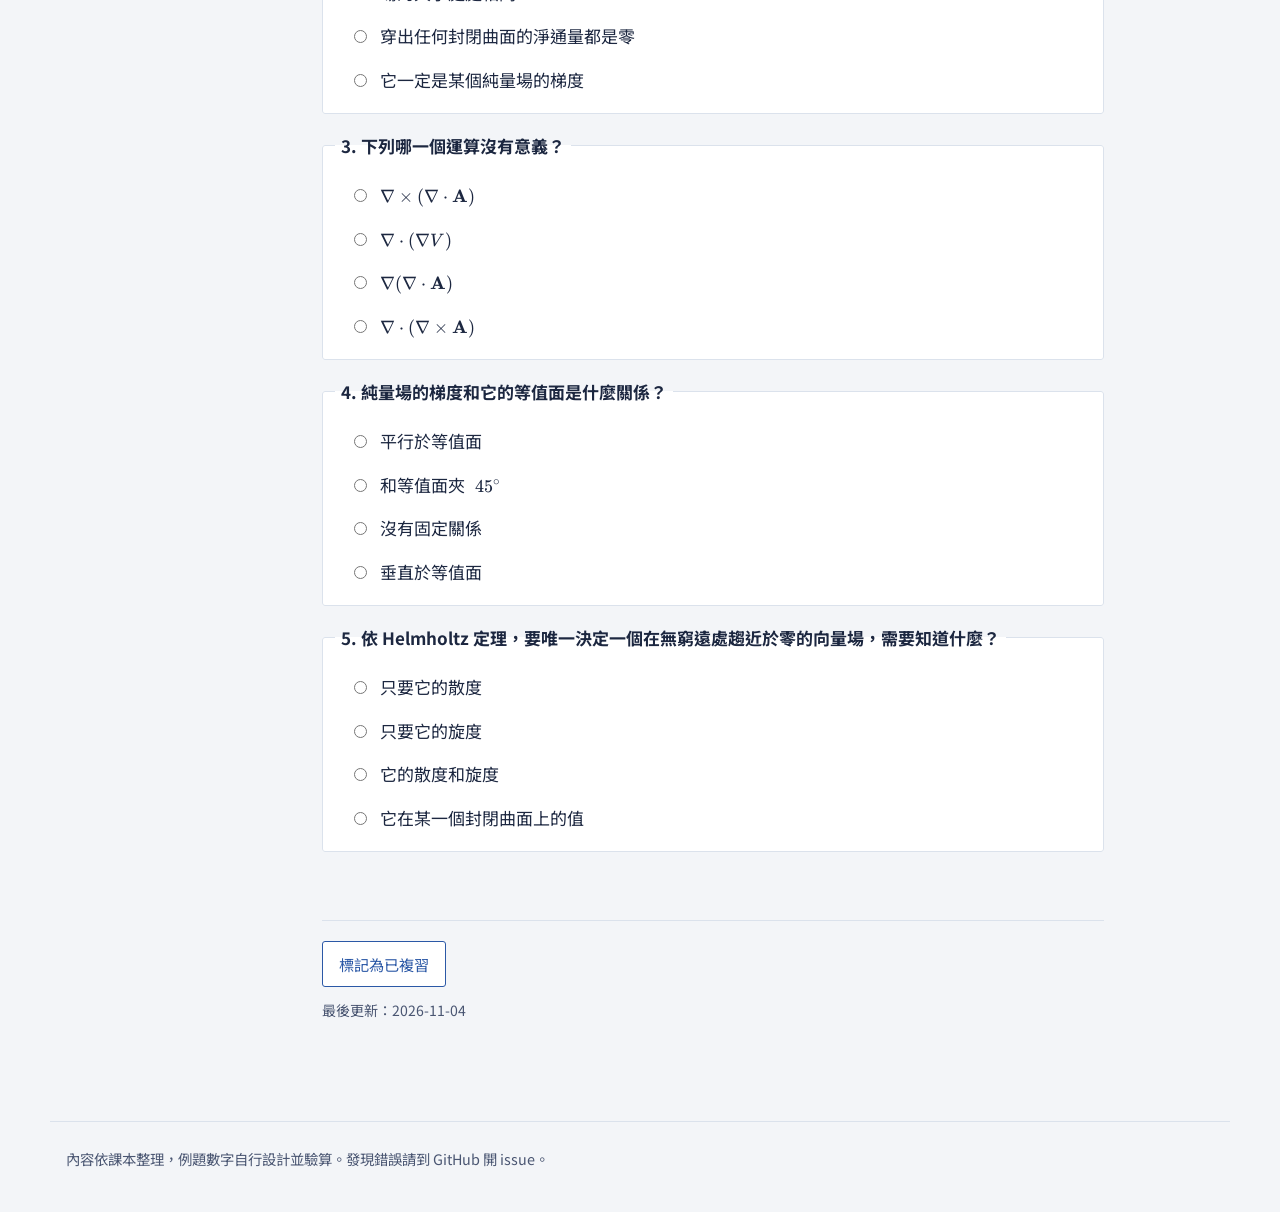
<file: courses/em/ch02-vector-analysis.html>
<!doctype html>
<html lang="zh-Hant">
<head>
<meta charset="utf-8">
<meta name="viewport" content="width=device-width, initial-scale=1">
<title>Ch2 向量分析 | 電磁學 | 電資考前講義庫</title>
<meta name="description" content="電磁學第 2 章向量分析考前講義：內外積、三種座標系、梯度、散度定理、旋度與 Stokes 定理，中英對照。">
<meta name="note-id" content="em-ch02">
<meta name="course" content="em">
<meta name="chapter" content="2">
<meta name="textbook" content="David K. Cheng, Fundamentals of Engineering Electromagnetics, Ch2 Vector Analysis">
<meta name="updated" content="2026-11-04">
<link rel="preconnect" href="https://fonts.googleapis.com">
<link rel="preconnect" href="https://fonts.gstatic.com" crossorigin>
<link rel="stylesheet" href="https://fonts.googleapis.com/css2?family=Noto+Sans+TC:wght@400;700&family=Noto+Serif+TC:wght@700&display=swap">
<link rel="stylesheet" href="../../assets/vendor/katex/katex.min.css">
<link rel="icon" href="../../assets/favicon.svg" type="image/svg+xml">
<link rel="stylesheet" href="../../assets/style.css">
<script defer src="../../assets/vendor/katex/katex.min.js"></script>
<script defer src="../../assets/vendor/katex/auto-render.min.js"></script>
<script defer src="../../assets/catalog.js"></script>
<script defer src="../../assets/notes.js"></script>
</head>
<body class="note" data-course="em">
<a class="skip" href="#main">跳到內容</a>
<header class="site-bar">
  <a class="brand" href="../../index.html">電資考前講義庫</a>
  <nav aria-label="網站">
    <a href="../../index.html">講義目錄</a>
    <a href="../../glossary.html">術語表</a>
  </nav>
</header>

<div class="note-layout">
<nav class="toc" aria-label="本頁目錄"></nav>
<main id="main">

<header class="note-head">
  <p class="crumb"><a href="../../index.html#em">電磁學</a> / 第 2 章</p>
  <h1>向量分析 <span class="en">Vector Analysis</span></h1>
  <p class="lede">電磁學的定律全部寫成散度和旋度，這章就是在學這套語言。看懂這章，後面的 Gauss 定律和 Ampère 定律只是「把電場代進去」。</p>
  <dl class="note-meta">
    <dt>課本</dt><dd>Cheng, <i>Fundamentals of Engineering Electromagnetics</i>，第 2 章</dd>
    <dt>考試範圍</dt><dd>期中考一（英文出題）</dd>
    <dt>先備</dt><dd>微積分的偏微分、重積分；行列式</dd>
  </dl>
</header>

<section id="overview">
  <h2>本章地圖 <span class="en">Overview</span></h2>
  <p>整章其實只有三件事：怎麼描述向量（座標系）、怎麼對向量場做微分（梯度、散度、旋度）、以及兩個把「體積分」和「面積分」、「面積分」和「線積分」互換的定理。第 3 章靜電場開始，每一條定律都會用到這裡的公式卡。</p>
  <ul class="scope">
    <li>向量的加減、內積、外積，以及三重積</li>
    <li>三種正交座標系：直角、圓柱、球座標，與微分長度、面積、體積</li>
    <li>純量場的梯度與方向導數</li>
    <li>向量場的散度與散度定理</li>
    <li>向量場的旋度與 Stokes 定理</li>
    <li>兩個零恆等式與 Helmholtz 定理（觀念題常考）</li>
  </ul>
</section>

<section id="concepts">
  <h2>核心觀念 <span class="en">Key Ideas</span></h2>

  <article class="concept" id="c-products">
    <h3>內積與外積 <span class="en">Dot and cross products</span></h3>
    <p>內積（dot product）在問「$\mathbf{A}$ 有多少落在 $\mathbf{B}$ 的方向上」，結果是純量：$\mathbf{A}\cdot\mathbf{B} = AB\cos\theta_{AB}$。兩向量垂直時內積為零，這是判斷垂直最快的方法。</p>
    <p>外積（cross product）的結果是向量，大小是兩向量張出的平行四邊形面積 $AB\sin\theta_{AB}$，方向用右手定則決定，並且垂直於兩者。外積不滿足交換律：$\mathbf{B}\times\mathbf{A} = -\mathbf{A}\times\mathbf{B}$。</p>
  </article>

  <article class="concept" id="c-coordinates">
    <h3>正交座標系 <span class="en">Orthogonal coordinate systems</span></h3>
    <p>三種座標系都是「三個互相垂直的單位向量」，差別在於圓柱和球座標的單位向量方向會隨位置改變。例如 $\mathbf{a}_r$ 在 $\phi = 0$ 指向 $x$ 軸、在 $\phi = \pi/2$ 指向 $y$ 軸。</p>
    <p>度量係數（metric coefficient）$h_1, h_2, h_3$ 把「座標變化量」換成「真的長度」：圓柱座標裡 $\phi$ 改變 $d\phi$，實際走的弧長是 $r\,d\phi$，所以 $h_2 = r$。散度、旋度公式裡那些 $1/r$、$\sin\theta$ 全部來自度量係數。</p>
  </article>

  <article class="concept" id="c-gradient">
    <h3>梯度 <span class="en">Gradient</span></h3>
    <p>梯度作用在純量場上，得到一個向量：方向是純量增加最快的方向，大小是那個方向上的增加率。它一定垂直於等值面（例如等位面）。</p>
    <p>想知道沿任意方向 $\mathbf{a}_\ell$ 的變化率，只要做內積：$dV/d\ell = \nabla V\cdot\mathbf{a}_\ell$，這叫方向導數（directional derivative）。</p>
  </article>

  <article class="concept" id="c-divergence">
    <h3>散度與散度定理 <span class="en">Divergence and the divergence theorem</span></h3>
    <p>散度在量「一個點像不像源頭」：取一個很小的封閉曲面包住那個點，算淨流出量再除以體積。結果為正代表有東西往外冒（源），為負代表被吸進去（匯），為零代表進出相等。</p>
    <p>$$\nabla\cdot\mathbf{A} = \lim_{\Delta v\to 0}\frac{\oint_S \mathbf{A}\cdot d\mathbf{s}}{\Delta v}$$</p>
    <p>把很多小體積加起來，內部相鄰的面通量互相抵消，只剩最外層，就得到散度定理：體積內散度的總和 = 穿出邊界的總通量。</p>
  </article>

  <article class="concept" id="c-curl">
    <h3>旋度與 Stokes 定理 <span class="en">Curl and Stokes's theorem</span></h3>
    <p>旋度在量「一個點附近的場有沒有在打轉」：在小面積的邊界繞一圈算環量（circulation），除以面積，取讓結果最大的那個面方向，就是旋度的方向。想像在水流裡放一個小風車，風車轉得越快、旋度越大，轉軸就是旋度方向。</p>
    <p>同樣把很多小面積拼起來，內部的邊互相抵消，得到 Stokes 定理：曲面上旋度的通量 = 沿邊界的環量。邊界繞行方向和曲面法向量要符合右手定則。</p>
  </article>

  <article class="concept" id="c-helmholtz">
    <h3>零恆等式與 Helmholtz 定理 <span class="en">Null identities and Helmholtz's theorem</span></h3>
    <p>兩個零恆等式：梯度場沒有旋度 $\nabla\times(\nabla V) = 0$；旋度場沒有散度 $\nabla\cdot(\nabla\times\mathbf{A}) = 0$。反過來說：無旋場（irrotational）一定可以寫成某純量的梯度，無源場（solenoidal）一定可以寫成某向量的旋度。</p>
    <p>Helmholtz 定理說：一個在無窮遠處趨近於零的向量場，只要知道它的散度和旋度，就被唯一決定。所以後面學電磁學時，每種場都只要記「它的散度是什麼、旋度是什麼」。</p>
  </article>
</section>

<section id="formulas">
  <h2>公式卡 <span class="en">Formula Cards</span></h2>
  <div class="cards">
    <figure class="formula" id="f-dot-product">
      <figcaption><span class="zh">內積</span> <span class="en">Dot product</span></figcaption>
      <div class="math">$$\mathbf{A}\cdot\mathbf{B} = A_xB_x + A_yB_y + A_zB_z = AB\cos\theta_{AB}$$</div>
      <p class="use"><b>何時用：</b>求夾角、求投影、判斷是否垂直。</p>
    </figure>

    <figure class="formula" id="f-cross-product">
      <figcaption><span class="zh">外積</span> <span class="en">Cross product</span></figcaption>
      <div class="math">$$\mathbf{A}\times\mathbf{B} = \begin{vmatrix}\mathbf{a}_x &amp; \mathbf{a}_y &amp; \mathbf{a}_z\\ A_x &amp; A_y &amp; A_z\\ B_x &amp; B_y &amp; B_z\end{vmatrix}$$</div>
      <p class="use"><b>何時用：</b>求同時垂直於兩向量的方向、平行四邊形面積。</p>
      <p class="note"><b>注意：</b>行列式展開時中間那項要加負號。</p>
    </figure>

    <figure class="formula wide" id="f-differential-length">
      <figcaption><span class="zh">微分長度</span> <span class="en">Differential length</span></figcaption>
      <div class="math">$$\begin{aligned}
      d\boldsymbol{\ell} &amp;= \mathbf{a}_x\,dx + \mathbf{a}_y\,dy + \mathbf{a}_z\,dz \\
      &amp;= \mathbf{a}_r\,dr + \mathbf{a}_\phi\,r\,d\phi + \mathbf{a}_z\,dz \\
      &amp;= \mathbf{a}_R\,dR + \mathbf{a}_\theta\,R\,d\theta + \mathbf{a}_\phi\,R\sin\theta\,d\phi
      \end{aligned}$$</div>
      <p class="use"><b>何時用：</b>線積分；度量係數就是各項前面的 $1, r, R, R\sin\theta$。</p>
      <p class="note"><b>注意：</b>Cheng 用 $r$ 表示圓柱座標的半徑、$R$ 表示球座標的半徑。</p>
    </figure>

    <figure class="formula wide" id="f-gradient">
      <figcaption><span class="zh">梯度</span> <span class="en">Gradient</span></figcaption>
      <div class="math">$$\begin{aligned}
      \nabla V &amp;= \mathbf{a}_x\frac{\partial V}{\partial x} + \mathbf{a}_y\frac{\partial V}{\partial y} + \mathbf{a}_z\frac{\partial V}{\partial z} \\
      &amp;= \mathbf{a}_r\frac{\partial V}{\partial r} + \mathbf{a}_\phi\frac{1}{r}\frac{\partial V}{\partial \phi} + \mathbf{a}_z\frac{\partial V}{\partial z} \\
      &amp;= \mathbf{a}_R\frac{\partial V}{\partial R} + \mathbf{a}_\theta\frac{1}{R}\frac{\partial V}{\partial \theta} + \mathbf{a}_\phi\frac{1}{R\sin\theta}\frac{\partial V}{\partial \phi}
      \end{aligned}$$</div>
      <p class="use"><b>何時用：</b>由電位求電場（第 3 章 $\mathbf{E} = -\nabla V$）、求方向導數 $\nabla V\cdot\mathbf{a}_\ell$。</p>
    </figure>

    <figure class="formula wide" id="f-divergence">
      <figcaption><span class="zh">散度</span> <span class="en">Divergence</span></figcaption>
      <div class="math">$$\begin{aligned}
      \nabla\cdot\mathbf{A} &amp;= \frac{\partial A_x}{\partial x} + \frac{\partial A_y}{\partial y} + \frac{\partial A_z}{\partial z} \\
      &amp;= \frac{1}{r}\frac{\partial (rA_r)}{\partial r} + \frac{1}{r}\frac{\partial A_\phi}{\partial \phi} + \frac{\partial A_z}{\partial z} \\
      &amp;= \frac{1}{R^2}\frac{\partial (R^2A_R)}{\partial R} + \frac{1}{R\sin\theta}\frac{\partial (A_\theta\sin\theta)}{\partial \theta} + \frac{1}{R\sin\theta}\frac{\partial A_\phi}{\partial \phi}
      \end{aligned}$$</div>
      <p class="use"><b>何時用：</b>判斷場有沒有源、搭配散度定理換積分。</p>
      <p class="note"><b>注意：</b>圓柱的 $r$ 和球的 $R^2$ 要先乘進去再微分。</p>
    </figure>

    <figure class="formula" id="f-divergence-theorem">
      <figcaption><span class="zh">散度定理</span> <span class="en">Divergence theorem</span></figcaption>
      <div class="math">$$\int_V \nabla\cdot\mathbf{A}\,dv = \oint_S \mathbf{A}\cdot d\mathbf{s}$$</div>
      <p class="use"><b>何時用：</b>體積分難算、表面積分好算（或反過來）時互換。</p>
      <p class="note"><b>注意：</b>$S$ 必須是包住 $V$ 的封閉曲面，$d\mathbf{s}$ 一律朝外。</p>
    </figure>

    <figure class="formula" id="f-stokes">
      <figcaption><span class="zh">Stokes 定理</span> <span class="en">Stokes's theorem</span></figcaption>
      <div class="math">$$\int_S (\nabla\times\mathbf{A})\cdot d\mathbf{s} = \oint_C \mathbf{A}\cdot d\boldsymbol{\ell}$$</div>
      <p class="use"><b>何時用：</b>面積分和線積分互換；之後推導 Ampère 定律的積分形式。</p>
      <p class="note"><b>注意：</b>$C$ 的繞行方向和 $d\mathbf{s}$ 符合右手定則。</p>
    </figure>

    <figure class="formula wide" id="f-curl">
      <figcaption><span class="zh">旋度</span> <span class="en">Curl</span></figcaption>
      <div class="math">$$\nabla\times\mathbf{A} = \frac{1}{h_1h_2h_3}\begin{vmatrix}\mathbf{a}_{u_1}h_1 &amp; \mathbf{a}_{u_2}h_2 &amp; \mathbf{a}_{u_3}h_3\\[6pt] \dfrac{\partial}{\partial u_1} &amp; \dfrac{\partial}{\partial u_2} &amp; \dfrac{\partial}{\partial u_3}\\[6pt] h_1A_1 &amp; h_2A_2 &amp; h_3A_3\end{vmatrix}$$</div>
      <p class="use"><b>何時用：</b>任何座標系都套這一張。直角 $(1,1,1)$、圓柱 $(1,r,1)$、球 $(1,R,R\sin\theta)$。</p>
      <p class="note"><b>注意：</b>只有一個分量時（例如只有 $A_\phi$），直接用行列式算比背公式快。</p>
    </figure>

    <figure class="formula" id="f-null-identities">
      <figcaption><span class="zh">兩個零恆等式</span> <span class="en">Null identities</span></figcaption>
      <div class="math">$$\nabla\times(\nabla V) \equiv 0, \qquad \nabla\cdot(\nabla\times\mathbf{A}) \equiv 0$$</div>
      <p class="use"><b>何時用：</b>判斷場能不能寫成梯度或旋度；觀念選擇題。</p>
    </figure>
  </div>
</section>

<section id="examples">
  <h2>例題 <span class="en">Worked Examples</span></h2>

  <article class="example" id="ex-1">
    <h3>例題 1　<span class="topic">內積、外積與夾角</span></h3>
    <div class="problem" lang="en">
      <p>Given $\mathbf{A} = \mathbf{a}_x2 - \mathbf{a}_y3 + \mathbf{a}_z$ and $\mathbf{B} = \mathbf{a}_x + \mathbf{a}_y4 - \mathbf{a}_z2$, find (a) $\mathbf{A}\cdot\mathbf{B}$, (b) the angle between $\mathbf{A}$ and $\mathbf{B}$, and (c) $\mathbf{A}\times\mathbf{B}$.</p>
    </div>
    <p class="hint"><b>提示：</b>夾角用內積公式反推；外積算完用 $\mathbf{A}\cdot(\mathbf{A}\times\mathbf{B}) = 0$ 檢查。</p>
    <details class="solution">
      <summary>看詳解</summary>
      <ol class="steps">
        <li>$\mathbf{A}\cdot\mathbf{B} = (2)(1) + (-3)(4) + (1)(-2) = 2 - 12 - 2 = -12$。</li>
        <li>$A = \sqrt{4+9+1} = \sqrt{14}$，$B = \sqrt{1+16+4} = \sqrt{21}$。</li>
        <li>$\cos\theta_{AB} = \dfrac{-12}{\sqrt{14}\sqrt{21}} = -0.700$，所以 $\theta_{AB} = 134.4^\circ$（內積為負，夾角大於 $90^\circ$）。</li>
        <li>外積：$\mathbf{a}_x[(-3)(-2) - (1)(4)] - \mathbf{a}_y[(2)(-2) - (1)(1)] + \mathbf{a}_z[(2)(4) - (-3)(1)] = \mathbf{a}_x2 + \mathbf{a}_y5 + \mathbf{a}_z11$。</li>
        <li>檢查：$\mathbf{A}\cdot(\mathbf{A}\times\mathbf{B}) = 4 - 15 + 11 = 0$，確實垂直。</li>
      </ol>
      <p class="answer"><b>答：</b>(a) $-12$　(b) $134.4^\circ$　(c) $\mathbf{a}_x2 + \mathbf{a}_y5 + \mathbf{a}_z11$</p>
    </details>
  </article>

  <article class="example" id="ex-2">
    <h3>例題 2　<span class="topic">梯度與方向導數</span></h3>
    <div class="problem" lang="en">
      <p>For the scalar field $V = x^2y + 2yz$, find (a) $\nabla V$ at $P(1, 2, -1)$, (b) the rate of change of $V$ at $P$ in the direction of $\mathbf{a}_x2 + \mathbf{a}_y + \mathbf{a}_z2$, and (c) the maximum rate of change of $V$ at $P$.</p>
    </div>
    <p class="hint"><b>提示：</b>方向一定要先換成單位向量。最大變化率就是梯度的大小。</p>
    <details class="solution">
      <summary>看詳解</summary>
      <ol class="steps">
        <li>$\nabla V = \mathbf{a}_x(2xy) + \mathbf{a}_y(x^2 + 2z) + \mathbf{a}_z(2y)$。</li>
        <li>代入 $P(1,2,-1)$：$\nabla V = \mathbf{a}_x4 + \mathbf{a}_y(1-2) + \mathbf{a}_z4 = \mathbf{a}_x4 - \mathbf{a}_y + \mathbf{a}_z4$。</li>
        <li>方向的大小是 $\sqrt{4+1+4} = 3$，單位向量 $\mathbf{a}_\ell = (\mathbf{a}_x2 + \mathbf{a}_y + \mathbf{a}_z2)/3$。</li>
        <li>$dV/d\ell = \nabla V\cdot\mathbf{a}_\ell = (8 - 1 + 8)/3 = 5$。</li>
        <li>最大變化率 $= |\nabla V| = \sqrt{16 + 1 + 16} = \sqrt{33} \approx 5.74$。</li>
      </ol>
      <p class="answer"><b>答：</b>(a) $\mathbf{a}_x4 - \mathbf{a}_y + \mathbf{a}_z4$　(b) $5$（每單位長度）　(c) $\sqrt{33}\approx 5.74$</p>
    </details>
  </article>

  <article class="example" id="ex-3">
    <h3>例題 3　<span class="topic">驗證散度定理</span></h3>
    <div class="problem" lang="en">
      <p>Given $\mathbf{A} = \mathbf{a}_x x^2 + \mathbf{a}_y xy + \mathbf{a}_z yz$, verify the divergence theorem over the unit cube $0 \le x, y, z \le 1$.</p>
    </div>
    <p class="hint"><b>提示：</b>兩邊分開算。面積分有六個面，先想清楚每個面的 $d\mathbf{s}$ 朝哪裡，很多面會直接是零。</p>
    <details class="solution">
      <summary>看詳解</summary>
      <ol class="steps">
        <li>$\nabla\cdot\mathbf{A} = 2x + x + y = 3x + y$。</li>
        <li>體積分：$\int_0^1\!\int_0^1\!\int_0^1 (3x + y)\,dx\,dy\,dz = \tfrac{3}{2} + \tfrac{1}{2} = 2$。</li>
        <li>$x = 1$ 面（$d\mathbf{s} = \mathbf{a}_x\,dy\,dz$）：$A_x = 1$，通量 $= 1$。$x = 0$ 面（$d\mathbf{s} = -\mathbf{a}_x\,dy\,dz$）：$A_x = 0$，通量 $= 0$。</li>
        <li>$y = 1$ 面：$A_y = x$，通量 $= \int_0^1\!\int_0^1 x\,dx\,dz = \tfrac12$。$y = 0$ 面：$A_y = 0$。</li>
        <li>$z = 1$ 面：$A_z = y$，通量 $= \tfrac12$。$z = 0$ 面：$A_z = 0$。</li>
        <li>總通量 $= 1 + \tfrac12 + \tfrac12 = 2$，與體積分相同。</li>
      </ol>
      <p class="answer"><b>答：</b>兩邊都等於 $2$，散度定理成立。</p>
    </details>
  </article>

  <article class="example" id="ex-4">
    <h3>例題 4　<span class="topic">圓柱座標的 Stokes 定理</span></h3>
    <div class="problem" lang="en">
      <p>Given $\mathbf{A} = \mathbf{a}_\phi\,3r^2$ in cylindrical coordinates, verify Stokes's theorem for the circular disk $r \le 1$ in the $z = 0$ plane, with the contour traversed counterclockwise as seen from $+z$.</p>
    </div>
    <p class="hint"><b>提示：</b>逆時針繞行配上 $d\mathbf{s} = \mathbf{a}_z\,r\,dr\,d\phi$。旋度只剩 $z$ 分量。</p>
    <details class="solution">
      <summary>看詳解</summary>
      <ol class="steps">
        <li>線積分：在 $r = 1$ 上 $d\boldsymbol{\ell} = \mathbf{a}_\phi\,r\,d\phi = \mathbf{a}_\phi\,d\phi$，$\oint \mathbf{A}\cdot d\boldsymbol{\ell} = \int_0^{2\pi} 3(1)^2\,d\phi = 6\pi$。</li>
        <li>旋度（圓柱，$h = (1, r, 1)$）：只有 $A_\phi$，所以 $\nabla\times\mathbf{A} = \mathbf{a}_z\dfrac{1}{r}\dfrac{\partial (r\cdot 3r^2)}{\partial r} = \mathbf{a}_z\dfrac{9r^2}{r} = \mathbf{a}_z\,9r$。</li>
        <li>面積分：$\int_0^{2\pi}\!\int_0^1 9r\cdot r\,dr\,d\phi = 9\cdot\tfrac13\cdot 2\pi = 6\pi$。</li>
      </ol>
      <p class="answer"><b>答：</b>兩邊都等於 $6\pi \approx 18.85$，Stokes 定理成立。</p>
    </details>
  </article>
</section>

<section id="pitfalls">
  <h2>常見陷阱 <span class="en">Pitfalls</span></h2>
  <ul class="pitfalls">
    <li class="pitfall">
      <p class="wrong"><b>常見錯法：</b>把 $\mathbf{a}_r$、$\mathbf{a}_\phi$ 當成常數提到積分外面，例如 $\int_0^{2\pi}\mathbf{a}_r\,d\phi = 2\pi\,\mathbf{a}_r$。</p>
      <p class="right"><b>正確想法：</b>圓柱和球座標的單位向量會隨位置轉向，積分前要先換成直角座標：$\mathbf{a}_r = \mathbf{a}_x\cos\phi + \mathbf{a}_y\sin\phi$，繞一圈積分結果是 $0$。</p>
    </li>
    <li class="pitfall">
      <p class="wrong"><b>常見錯法：</b>圓柱座標的散度寫成 $\partial A_r/\partial r + \partial A_\phi/\partial\phi + \partial A_z/\partial z$。</p>
      <p class="right"><b>正確想法：</b>非直角座標一定有度量係數：$\frac{1}{r}\frac{\partial(rA_r)}{\partial r} + \frac{1}{r}\frac{\partial A_\phi}{\partial\phi} + \cdots$。考前把三種座標的散度各默寫一次。</p>
    </li>
    <li class="pitfall">
      <p class="wrong"><b>常見錯法：</b>散度定理的六個面都用 $+\mathbf{a}_x$、$+\mathbf{a}_y$、$+\mathbf{a}_z$ 當法向量。</p>
      <p class="right"><b>正確想法：</b>$d\mathbf{s}$ 一律朝外，所以 $x = 0$ 那面是 $-\mathbf{a}_x$。只要那個面上的分量不為零，符號就會影響答案。</p>
    </li>
    <li class="pitfall">
      <p class="wrong"><b>常見錯法：</b>外積順序寫反，或行列式展開時中間項忘記加負號。</p>
      <p class="right"><b>正確想法：</b>$\mathbf{A}\times\mathbf{B} = -\mathbf{B}\times\mathbf{A}$。算完用「和兩個原向量內積都是零」檢查一次，三秒就能抓到錯。</p>
    </li>
    <li class="pitfall">
      <p class="wrong"><b>常見錯法：</b>對純量取散度，或對散度（純量）再取旋度。</p>
      <p class="right"><b>正確想法：</b>梯度：純量進、向量出；散度：向量進、純量出；旋度：向量進、向量出。寫算式前先確認每一層的型別。</p>
    </li>
  </ul>
</section>

<section id="terms">
  <h2>中英術語 <span class="en">Terms</span></h2>
  <div class="table-wrap">
    <table class="terms">
      <thead><tr><th>中文</th><th>English</th><th>符號／備註</th></tr></thead>
      <tbody>
        <tr><td>純量</td><td>scalar</td><td>只有大小</td></tr>
        <tr><td>向量</td><td>vector</td><td>粗體 $\mathbf{A}$</td></tr>
        <tr><td>單位向量</td><td>unit vector</td><td>$\mathbf{a}_x$、$\mathbf{a}_r$、$\mathbf{a}_R$</td></tr>
        <tr><td>內積</td><td>dot product</td><td>又稱 scalar product</td></tr>
        <tr><td>外積</td><td>cross product</td><td>又稱 vector product</td></tr>
        <tr><td>正交座標系</td><td>orthogonal coordinate system</td><td></td></tr>
        <tr><td>度量係數</td><td>metric coefficient</td><td>$h_1, h_2, h_3$</td></tr>
        <tr><td>圓柱座標</td><td>cylindrical coordinates</td><td>$(r, \phi, z)$</td></tr>
        <tr><td>球座標</td><td>spherical coordinates</td><td>$(R, \theta, \phi)$</td></tr>
        <tr><td>梯度</td><td>gradient</td><td>$\nabla V$</td></tr>
        <tr><td>方向導數</td><td>directional derivative</td><td>$\nabla V\cdot\mathbf{a}_\ell$</td></tr>
        <tr><td>通量</td><td>flux</td><td>$\int_S \mathbf{A}\cdot d\mathbf{s}$</td></tr>
        <tr><td>散度</td><td>divergence</td><td>$\nabla\cdot\mathbf{A}$</td></tr>
        <tr><td>散度定理</td><td>divergence theorem</td><td>又稱 Gauss's theorem</td></tr>
        <tr><td>環量</td><td>circulation</td><td>$\oint_C \mathbf{A}\cdot d\boldsymbol{\ell}$</td></tr>
        <tr><td>旋度</td><td>curl</td><td>$\nabla\times\mathbf{A}$</td></tr>
        <tr><td>Stokes 定理</td><td>Stokes's theorem</td><td></td></tr>
        <tr><td>無旋場</td><td>irrotational field</td><td>$\nabla\times\mathbf{A} = 0$</td></tr>
        <tr><td>無源場</td><td>solenoidal field</td><td>$\nabla\cdot\mathbf{A} = 0$</td></tr>
        <tr><td>Helmholtz 定理</td><td>Helmholtz's theorem</td><td></td></tr>
      </tbody>
    </table>
  </div>
</section>

<section id="quiz">
  <h2>自我檢測 <span class="en">Self-check</span></h2>
  <div class="quiz">
    <fieldset class="q" data-answer="b">
      <legend>1. 在圓柱座標中，$\int_0^{2\pi}\mathbf{a}_r\,d\phi$ 等於？</legend>
      <label><input type="radio" name="q1" value="a"> $2\pi\,\mathbf{a}_r$</label>
      <label><input type="radio" name="q1" value="b"> $0$</label>
      <label><input type="radio" name="q1" value="c"> $2\pi$</label>
      <label><input type="radio" name="q1" value="d"> $\mathbf{a}_\phi$</label>
      <p class="explain">$\mathbf{a}_r = \mathbf{a}_x\cos\phi + \mathbf{a}_y\sin\phi$，$\cos\phi$ 和 $\sin\phi$ 繞一圈積分都是 $0$。選 A 就是把單位向量當成常數了。</p>
    </fieldset>

    <fieldset class="q" data-answer="c">
      <legend>2. 某向量場在空間中處處 $\nabla\cdot\mathbf{A} = 0$，可以推出什麼？</legend>
      <label><input type="radio" name="q2" value="a"> 場線處處互相平行</label>
      <label><input type="radio" name="q2" value="b"> 場的大小處處相同</label>
      <label><input type="radio" name="q2" value="c"> 穿出任何封閉曲面的淨通量都是零</label>
      <label><input type="radio" name="q2" value="d"> 它一定是某個純量場的梯度</label>
      <p class="explain">由散度定理，$\oint_S\mathbf{A}\cdot d\mathbf{s} = \int_V 0\,dv = 0$。D 說的是無旋場（$\nabla\times\mathbf{A} = 0$）的性質，不是無源場。</p>
    </fieldset>

    <fieldset class="q" data-answer="a">
      <legend>3. 下列哪一個運算沒有意義？</legend>
      <label><input type="radio" name="q3" value="a"> $\nabla\times(\nabla\cdot\mathbf{A})$</label>
      <label><input type="radio" name="q3" value="b"> $\nabla\cdot(\nabla V)$</label>
      <label><input type="radio" name="q3" value="c"> $\nabla(\nabla\cdot\mathbf{A})$</label>
      <label><input type="radio" name="q3" value="d"> $\nabla\cdot(\nabla\times\mathbf{A})$</label>
      <p class="explain">$\nabla\cdot\mathbf{A}$ 是純量，純量不能取旋度。B 是 Laplacian，C 是散度的梯度，D 恆等於零但有意義。</p>
    </fieldset>

    <fieldset class="q" data-answer="d">
      <legend>4. 純量場的梯度和它的等值面是什麼關係？</legend>
      <label><input type="radio" name="q4" value="a"> 平行於等值面</label>
      <label><input type="radio" name="q4" value="b"> 和等值面夾 $45^\circ$</label>
      <label><input type="radio" name="q4" value="c"> 沒有固定關係</label>
      <label><input type="radio" name="q4" value="d"> 垂直於等值面</label>
      <p class="explain">沿著等值面移動時 $V$ 不變，$\nabla V\cdot d\boldsymbol{\ell} = 0$，所以梯度垂直於等值面。這也是之後「電場垂直於等位面」的原因。</p>
    </fieldset>

    <fieldset class="q" data-answer="c">
      <legend>5. 依 Helmholtz 定理，要唯一決定一個在無窮遠處趨近於零的向量場，需要知道什麼？</legend>
      <label><input type="radio" name="q5" value="a"> 只要它的散度</label>
      <label><input type="radio" name="q5" value="b"> 只要它的旋度</label>
      <label><input type="radio" name="q5" value="c"> 它的散度和旋度</label>
      <label><input type="radio" name="q5" value="d"> 它在某一個封閉曲面上的值</label>
      <p class="explain">散度和旋度缺一不可。所以 Maxwell 方程式剛好就是電場、磁場各自的散度和旋度。</p>
    </fieldset>
  </div>
</section>

<footer class="note-foot"></footer>
</main>
</div>

<footer class="site-foot">
  內容依課本整理，例題數字自行設計並驗算。發現錯誤請到 GitHub 開 issue。
</footer>
</body>
</html>
</file>
<file: assets/style.css>
/* 電資考前講義庫 全站樣式
   規則：顏色只用這裡的變數；講義頁不寫 inline style。 */

/* ---------- 色彩 ---------- */
:root {
  --paper: #f3f5f8;
  --sheet: #ffffff;
  --ink: #1c2740;
  --ink-soft: #4a5672;
  --line: #dbe2ec;
  --rule: #d6e0ef;
  --margin-red: #c8364a;
  --ok: #1e7556;
  --bad: #b3263a;
  --focus: #2b58a6;
  --course: #2b58a6;
  --course-wash: #e8eef8;
  color-scheme: light;
}

/* 課程色：新增課程時在這裡加一組 */
body[data-course="em"] { --course: #2b58a6; --course-wash: #e8eef8; }
body[data-course="circuits"] { --course: #1e7556; --course-wash: #e5f2ec; }
body[data-course="electronics"] { --course: #a55a12; --course-wash: #f6ece1; }
.course-em { --course: #2b58a6; --course-wash: #e8eef8; }
.course-circuits { --course: #1e7556; --course-wash: #e5f2ec; }
.course-electronics { --course: #a55a12; --course-wash: #f6ece1; }

@media (prefers-color-scheme: dark) {
  :root:not([data-theme="light"]) {
    --paper: #10151f;
    --sheet: #171e2b;
    --ink: #e3e8f1;
    --ink-soft: #a4afc4;
    --line: #2a3446;
    --rule: #263247;
    --margin-red: #e0697a;
    --ok: #6fcba6;
    --bad: #f08a98;
    --focus: #8db0f0;
    color-scheme: dark;
  }
  :root:not([data-theme="light"]) body[data-course="em"],
  :root:not([data-theme="light"]) .course-em { --course: #8db0f0; --course-wash: #1c2840; }
  :root:not([data-theme="light"]) body[data-course="circuits"],
  :root:not([data-theme="light"]) .course-circuits { --course: #6fcba6; --course-wash: #16302a; }
  :root:not([data-theme="light"]) body[data-course="electronics"],
  :root:not([data-theme="light"]) .course-electronics { --course: #e8a866; --course-wash: #33261a; }
}
:root[data-theme="dark"] {
  --paper: #10151f; --sheet: #171e2b; --ink: #e3e8f1; --ink-soft: #a4afc4;
  --line: #2a3446; --rule: #263247; --margin-red: #e0697a; --ok: #6fcba6;
  --bad: #f08a98; --focus: #8db0f0; color-scheme: dark;
}

/* ---------- 基礎 ---------- */
*, *::before, *::after { box-sizing: border-box; }
html { -webkit-text-size-adjust: 100%; scroll-padding-top: 72px; }
body {
  margin: 0;
  background: var(--paper);
  color: var(--ink);
  font-family: "Noto Sans TC", "PingFang TC", "Microsoft JhengHei", system-ui, sans-serif;
  font-size: 17px;
  line-height: 1.85;
  font-variant-numeric: tabular-nums;
}
h1, h2, h3 {
  font-family: "Noto Serif TC", "Songti TC", "PMingLiU", serif;
  font-weight: 700;
  line-height: 1.35;
  margin: 0;
}
a { color: var(--course); text-underline-offset: 3px; }
a:hover { text-decoration-thickness: 2px; }
:focus-visible { outline: 3px solid var(--focus); outline-offset: 2px; border-radius: 2px; }
img { max-width: 100%; height: auto; }
.en { font-weight: 400; color: var(--ink-soft); font-size: 0.72em; margin-left: 0.4em; }
.visually-hidden { position: absolute; width: 1px; height: 1px; overflow: hidden; clip: rect(0 0 0 0); white-space: nowrap; }
.skip { position: absolute; left: -999px; top: 8px; background: var(--sheet); padding: 6px 12px; z-index: 20; }
.skip:focus { left: 8px; }

/* ---------- 頂部列 ---------- */
.site-bar {
  position: sticky; top: 0; z-index: 10;
  display: flex; align-items: center; justify-content: space-between; gap: 16px;
  padding: 10px max(16px, calc((100vw - 1180px) / 2));
  background: color-mix(in srgb, var(--paper) 92%, transparent);
  backdrop-filter: blur(6px);
  border-bottom: 1px solid var(--line);
}
.brand {
  font-family: "Noto Serif TC", serif; font-weight: 700; font-size: 1.05rem;
  color: var(--ink); text-decoration: none;
}
.site-bar nav { display: flex; gap: 18px; font-size: 0.95rem; }
.site-bar nav a { color: var(--ink-soft); text-decoration: none; }
.site-bar nav a:hover, .site-bar nav a[aria-current="page"] { color: var(--ink); text-decoration: underline; }

.site-foot {
  max-width: 1180px; margin: 64px auto 0; padding: 24px 16px 40px;
  border-top: 1px solid var(--line); color: var(--ink-soft); font-size: 0.9rem;
}

/* ---------- 公式卡（全站唯一的索引卡造型） ---------- */
.formula, .hero-card {
  position: relative;
  margin: 0;
  padding: 18px 20px 16px;
  background: var(--sheet);
  border: 1px solid var(--line);
  border-top: 3px solid var(--margin-red);
  border-radius: 2px 2px 4px 4px;
}
/* 索引卡的標題區：下方一條淡藍雙線 */
.formula figcaption, .hero-card figcaption {
  padding-bottom: 8px;
  margin-bottom: 4px;
  border-bottom: 3px double var(--rule);
}
.formula figcaption {
  display: flex; flex-wrap: wrap; align-items: baseline; gap: 2px 8px;
  line-height: 1.4;
}
.formula figcaption .zh { font-family: "Noto Serif TC", serif; font-weight: 700; font-size: 1.05rem; }
.formula figcaption .en { margin: 0; font-size: 0.85rem; font-style: italic; }
.formula .math { overflow-x: auto; overflow-y: hidden; padding: 2px 0; }
.formula .math .katex-display { margin: 0.6em 0; }
.formula p { margin: 6px 0 0; font-size: 0.92rem; line-height: 1.7; }
.formula p b { color: var(--ink); }
.formula .note { color: var(--ink-soft); }

/* ---------- 首頁 ---------- */
.home main { max-width: 1180px; margin: 0 auto; padding: 0 16px; }
.hero {
  display: grid; grid-template-columns: minmax(0, 1.1fr) minmax(0, 0.9fr);
  gap: 48px; align-items: center; padding: 64px 0 56px;
}
.hero h1 { font-size: clamp(2.2rem, 5vw, 3.4rem); letter-spacing: 0.04em; }
.hero p { max-width: 34em; color: var(--ink-soft); font-size: 1.05rem; margin: 18px 0 0; }
.hero-card { max-width: 440px; justify-self: end; transform: rotate(-1.2deg); }
.hero-card figcaption { font-family: "Noto Serif TC", serif; font-weight: 700; }
.hero-card figcaption .en { font-family: "Noto Sans TC", sans-serif; font-style: italic; font-size: 0.82rem; }
.hero-card p { font-size: 0.92rem; margin: 6px 0 0; }
@media (prefers-reduced-motion: no-preference) {
  .hero-card { animation: settle 700ms cubic-bezier(.2,.8,.2,1) both; }
  @keyframes settle {
    from { transform: translateY(14px) rotate(2deg); opacity: 0; }
    to { transform: rotate(-1.2deg); opacity: 1; }
  }
}

.stats { display: flex; flex-wrap: wrap; gap: 8px 28px; margin: 22px 0 0; padding: 0; list-style: none; color: var(--ink-soft); font-size: 0.95rem; }
.stats b { color: var(--ink); font-size: 1.25rem; font-family: "Noto Serif TC", serif; margin-right: 4px; }

.course-block { padding: 36px 0 8px; border-top: 1px solid var(--line); }
.course-block .chapter-list { border-top: 2px solid var(--course); }
.course-block > header { display: flex; flex-wrap: wrap; align-items: baseline; gap: 4px 16px; margin-bottom: 14px; }
.course-block h2 { font-size: 1.6rem; color: var(--course); }
.course-block .textbook { color: var(--ink-soft); font-size: 0.92rem; margin: 0; }

.chapter-list { list-style: none; margin: 0; padding: 0; }
.chapter-list li + li { border-top: 1px solid var(--line); }
.chapter-list a {
  display: grid; grid-template-columns: 4.5em minmax(0, 1fr) auto; gap: 4px 18px;
  align-items: baseline; padding: 14px 6px; color: var(--ink); text-decoration: none;
}
.chapter-list a:hover { background: var(--course-wash); }
.chapter-list .chno { font-family: "Noto Serif TC", serif; font-weight: 700; color: var(--course); font-size: 1.1rem; }
.chapter-list .ttl { font-family: "Noto Serif TC", serif; font-weight: 700; font-size: 1.15rem; }
.chapter-list .topics { grid-column: 2; color: var(--ink-soft); font-size: 0.9rem; line-height: 1.6; }
.chapter-list .side { grid-column: 3; grid-row: 1 / span 2; text-align: right; font-size: 0.85rem; color: var(--ink-soft); line-height: 1.6; }
.reviewed { color: var(--ok); font-weight: 700; }
.empty { color: var(--ink-soft); padding: 14px 6px; }

.howto { padding: 40px 0 0; border-top: 1px solid var(--line); margin-top: 32px; }
.howto h2 { font-size: 1.6rem; }
.howto > p { max-width: 40em; color: var(--ink-soft); }
.layout-steps { list-style: none; counter-reset: s; padding: 0; margin: 20px 0 0; display: grid; grid-template-columns: repeat(7, minmax(0, 1fr)); gap: 0; border: 1px solid var(--line); background: var(--sheet); }
.layout-steps li { counter-increment: s; padding: 14px 12px; border-right: 1px solid var(--line); font-size: 0.9rem; line-height: 1.5; }
.layout-steps li:last-child { border-right: 0; }
.layout-steps li::before { content: counter(s); display: block; font-family: "Noto Serif TC", serif; font-weight: 700; font-size: 1.3rem; color: var(--margin-red); }
.layout-steps b { display: block; font-size: 1rem; }
.layout-steps span { color: var(--ink-soft); font-size: 0.82rem; }

/* ---------- 講義頁版面 ---------- */
.note-layout {
  max-width: 1180px; margin: 0 auto; padding: 0 16px;
  display: grid; grid-template-columns: 200px minmax(0, 1fr); gap: 56px;
}
.toc { position: sticky; top: 72px; align-self: start; padding-top: 48px; font-size: 0.92rem; }
.toc p { margin: 0 0 8px; color: var(--ink-soft); font-size: 0.85rem; }
.toc ol { list-style: none; margin: 0; padding: 0; border-left: 2px solid var(--line); }
.toc a { display: block; padding: 4px 0 4px 14px; margin-left: -2px; border-left: 2px solid transparent; color: var(--ink-soft); text-decoration: none; line-height: 1.5; }
.toc a:hover { color: var(--ink); }
.toc a.active { color: var(--course); border-left-color: var(--course); font-weight: 700; }

.note main { min-width: 0; max-width: 46em; padding-bottom: 24px; }
.note-head { padding: 48px 0 28px; border-bottom: 1px solid var(--line); }
.crumb { margin: 0 0 10px; font-size: 0.9rem; color: var(--ink-soft); }
.crumb a { color: var(--course); }
.note-head h1 { font-size: clamp(1.9rem, 4.2vw, 2.6rem); }
.note-head h1 .en { display: block; margin: 4px 0 0; font-size: 0.5em; font-family: "Noto Sans TC", sans-serif; font-style: italic; }
.lede { font-size: 1.08rem; margin: 16px 0 0; }
.note-meta { display: grid; grid-template-columns: max-content minmax(0, 1fr); gap: 4px 16px; margin: 20px 0 0; font-size: 0.92rem; }
.note-meta dt { color: var(--ink-soft); }
.note-meta dd { margin: 0; }

.note section { padding: 40px 0 8px; }
.note section > h2 {
  font-size: 1.5rem; padding-bottom: 8px; margin-bottom: 18px;
  border-bottom: 2px solid var(--course);
  display: flex; align-items: baseline; gap: 12px;
}
.note section > h2 .en { font-size: 0.6em; font-family: "Noto Sans TC", sans-serif; font-style: italic; }
.note h3 { font-size: 1.18rem; margin: 0 0 8px; }
.note p { margin: 0.7em 0; }
.note ul, .note ol { padding-left: 1.4em; }
.katex { font-size: 1.06em; }
.katex-display { overflow-x: auto; overflow-y: hidden; padding: 2px 0; }

.scope { list-style: none; padding: 0; margin: 12px 0 0; border-left: 3px solid var(--course); }
.scope li { padding: 2px 0 2px 14px; }

.concept { padding: 4px 0 18px; }
.concept + .concept { border-top: 1px dashed var(--line); padding-top: 20px; }

.cards { display: grid; grid-template-columns: repeat(2, minmax(0, 1fr)); gap: 18px; }
.cards .formula.wide { grid-column: 1 / -1; }

.example { padding: 20px 0; }
.example + .example { border-top: 1px solid var(--line); }
.example .topic { color: var(--ink-soft); font-weight: 400; font-size: 0.85em; }
.problem {
  background: var(--sheet); border: 1px solid var(--line); border-left: 4px solid var(--course);
  padding: 4px 18px; font-family: "Noto Serif TC", Georgia, serif; line-height: 1.75;
}
.hint { color: var(--ink-soft); font-size: 0.95rem; }
.solution { margin-top: 8px; }
.solution > summary {
  cursor: pointer; display: inline-block; padding: 6px 14px;
  border: 1px solid var(--course); color: var(--course); border-radius: 3px;
  font-size: 0.92rem; list-style: none;
}
.solution > summary::-webkit-details-marker { display: none; }
.solution > summary::before { content: "+ "; }
.solution[open] > summary::before { content: "− "; }
.solution[open] > summary { background: var(--course-wash); }
.steps { margin: 14px 0 0; }
.steps li { margin: 6px 0; padding-left: 4px; }
.answer { background: var(--course-wash); padding: 8px 14px; border-radius: 3px; }

.pitfalls { list-style: none; padding: 0; margin: 0; }
.pitfall { padding: 12px 0 12px 18px; border-left: 3px solid var(--margin-red); margin-bottom: 14px; background: var(--sheet); padding-right: 16px; }
.pitfall p { margin: 4px 0; }
.pitfall .wrong b { color: var(--bad); }
.pitfall .right b { color: var(--ok); }

.table-wrap { overflow-x: auto; }
table.terms { width: 100%; border-collapse: collapse; font-size: 0.95rem; background: var(--sheet); }
.terms th, .terms td { text-align: left; padding: 8px 12px; border-bottom: 1px solid var(--line); vertical-align: top; }
.terms th { font-weight: 700; color: var(--ink-soft); font-size: 0.85rem; border-bottom: 2px solid var(--line); }
.terms td:nth-child(2) { font-style: italic; }

.quiz { display: grid; gap: 18px; }
.q { border: 1px solid var(--line); background: var(--sheet); padding: 14px 18px 12px; margin: 0; border-radius: 3px; }
.q legend { font-weight: 700; padding: 0 6px; margin-left: -6px; line-height: 1.6; }
.q label { display: flex; gap: 10px; align-items: baseline; padding: 6px 8px; border-radius: 3px; cursor: pointer; }
.q label:hover { background: var(--course-wash); }
.q input { accent-color: var(--course); flex: none; }
.q .explain { display: none; margin: 10px 0 2px; padding: 8px 12px; font-size: 0.93rem; border-left: 3px solid var(--line); }
.q.answered .explain { display: block; }
.q.correct .explain { border-left-color: var(--ok); }
.q.wrong .explain { border-left-color: var(--bad); }
.q label.is-right { box-shadow: inset 0 0 0 2px var(--ok); }
.q label.is-wrong { box-shadow: inset 0 0 0 2px var(--bad); }
.verdict { font-weight: 700; margin-right: 6px; }
.q.correct .verdict { color: var(--ok); }
.q.wrong .verdict { color: var(--bad); }
.quiz-score { margin: 14px 0 0; color: var(--ink-soft); }

.note-foot { margin-top: 48px; padding-top: 20px; border-top: 1px solid var(--line); }
.review-btn {
  font: inherit; font-size: 0.95rem; cursor: pointer;
  padding: 8px 16px; border-radius: 3px;
  border: 1px solid var(--course); background: var(--sheet); color: var(--course);
}
.review-btn[aria-pressed="true"] { background: var(--course); color: var(--sheet); }
.pager { display: grid; grid-template-columns: 1fr 1fr; gap: 16px; margin-top: 24px; }
.pager a { display: block; padding: 12px 14px; border: 1px solid var(--line); background: var(--sheet); text-decoration: none; color: var(--ink); line-height: 1.5; }
.pager a:hover { border-color: var(--course); }
.pager small { display: block; color: var(--ink-soft); }
.pager .next { text-align: right; grid-column: 2; }
.updated { color: var(--ink-soft); font-size: 0.88rem; margin-top: 18px; }

/* ---------- 術語表 ---------- */
.glossary main { max-width: 960px; margin: 0 auto; padding: 0 16px; }
.glossary-head { padding: 48px 0 20px; }
.glossary-head h1 { font-size: clamp(1.9rem, 4.2vw, 2.6rem); }
.glossary-head p { color: var(--ink-soft); max-width: 40em; }
.filters { display: flex; flex-wrap: wrap; gap: 12px; align-items: center; margin: 8px 0 18px; }
.filters input[type="search"] {
  font: inherit; flex: 1 1 260px; padding: 8px 12px; border: 1px solid var(--line);
  border-radius: 3px; background: var(--sheet); color: var(--ink);
}
.filters select { font: inherit; padding: 8px 10px; border: 1px solid var(--line); border-radius: 3px; background: var(--sheet); color: var(--ink); }
.term-count { color: var(--ink-soft); font-size: 0.9rem; margin: 0 0 8px; }
.terms .src a { display: inline-block; margin-right: 8px; font-size: 0.85rem; font-style: normal; }
.load-error { border-left: 3px solid var(--margin-red); padding: 8px 14px; background: var(--sheet); }

/* ---------- 窄螢幕 ---------- */
@media (max-width: 960px) {
  .note-layout { grid-template-columns: minmax(0, 1fr); gap: 0; }
  .toc { position: static; padding-top: 20px; }
  .toc ol { display: flex; flex-wrap: wrap; gap: 4px 14px; border-left: 0; }
  .toc a { padding: 2px 0; margin: 0; border-left: 0; }
  .toc a.active { border-left: 0; text-decoration: underline; }
  .note-head { padding-top: 20px; }
  .hero { grid-template-columns: minmax(0, 1fr); gap: 32px; padding: 40px 0; }
  .hero-card { justify-self: start; }
  .layout-steps { grid-template-columns: repeat(2, minmax(0, 1fr)); }
  .layout-steps li { border-bottom: 1px solid var(--line); }
}
@media (max-width: 640px) {
  body { font-size: 16px; }
  .cards { grid-template-columns: minmax(0, 1fr); }
  .site-bar nav { gap: 12px; }
  .chapter-list a { grid-template-columns: 3.4em minmax(0, 1fr); }
  .chapter-list .topics { grid-row: 2; }
  .chapter-list .side { grid-column: 2; grid-row: 3; text-align: left; }
  .problem { padding: 2px 12px; }
  .pager { grid-template-columns: minmax(0, 1fr); }
  .pager .next { grid-column: 1; }
  .layout-steps { grid-template-columns: minmax(0, 1fr); }
}

/* ---------- 列印 ---------- */
@media print {
  .site-bar, .toc, .note-foot, .skip, .solution > summary { display: none !important; }
  body { background: #fff; color: #000; font-size: 11pt; }
  .note-layout { display: block; }
  .formula, .example, .pitfall, .q { break-inside: avoid; }
  .q .explain { display: block; }
}
</file>
